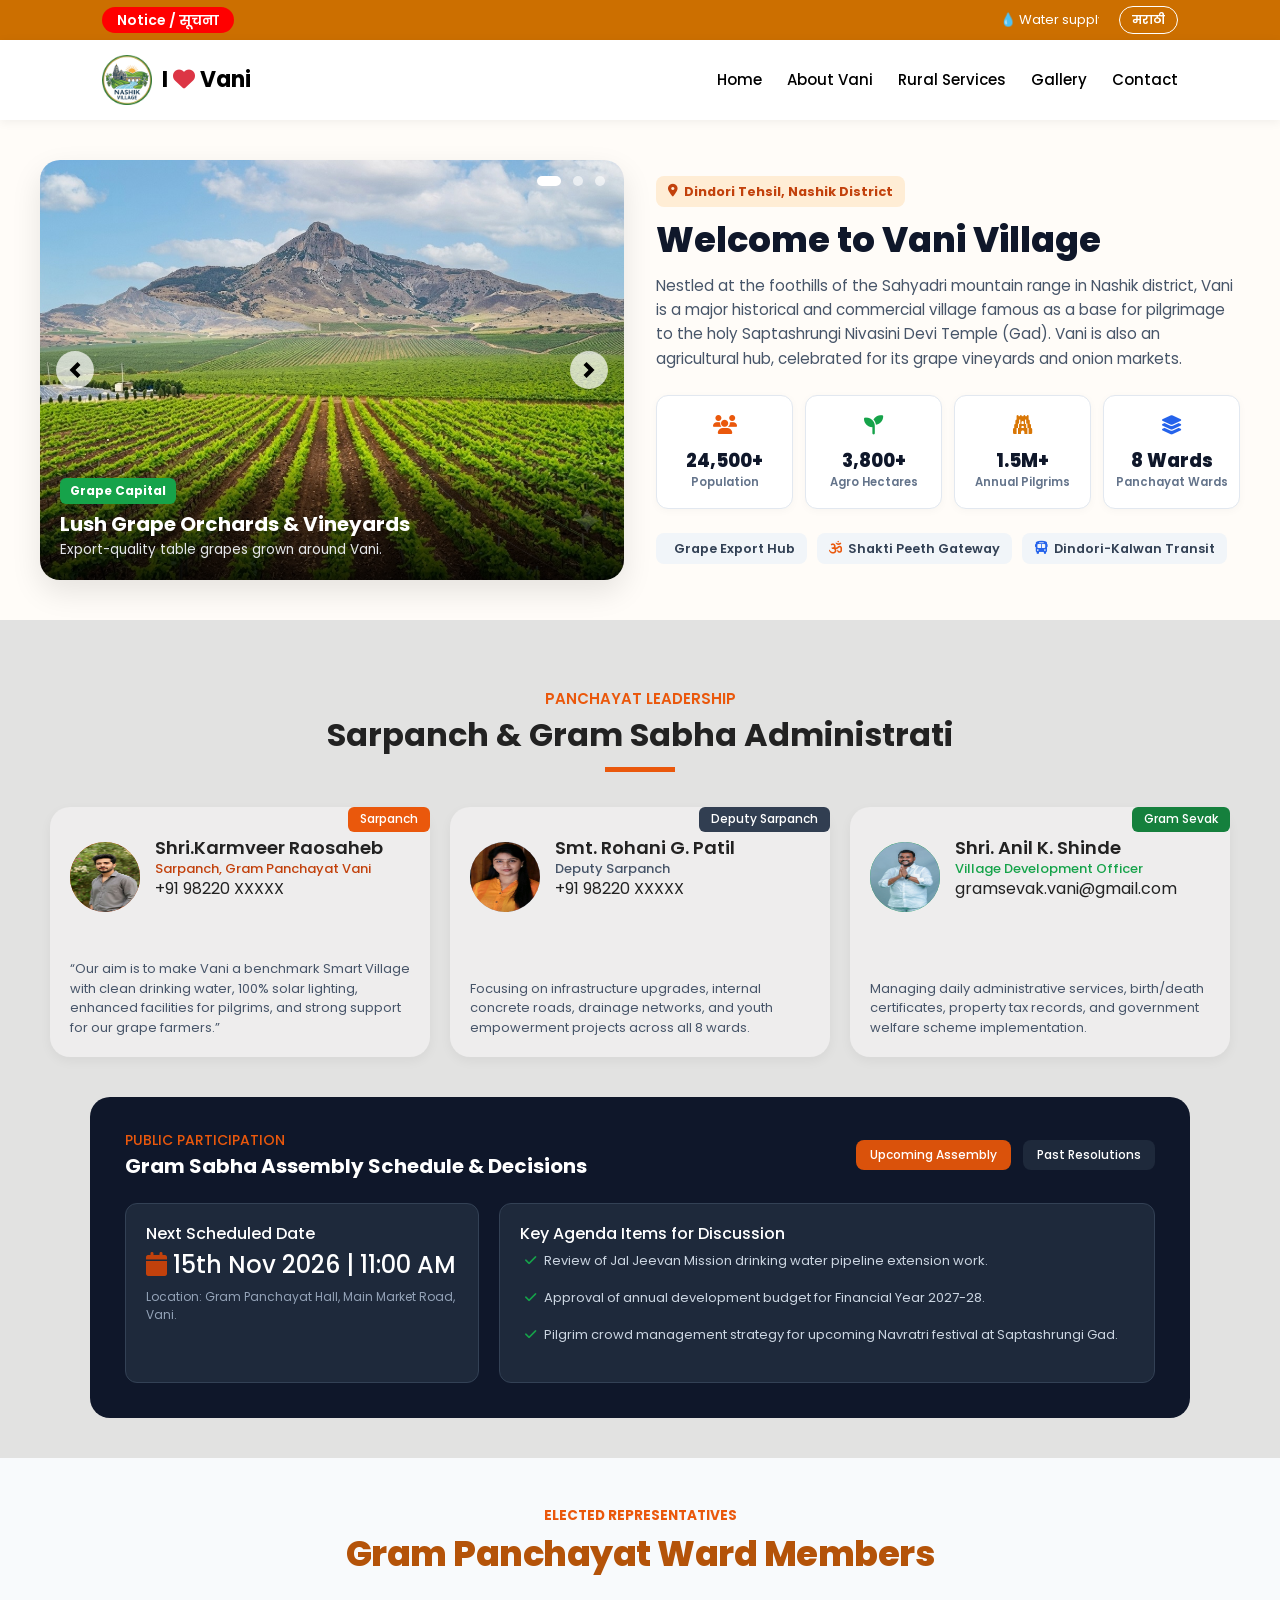
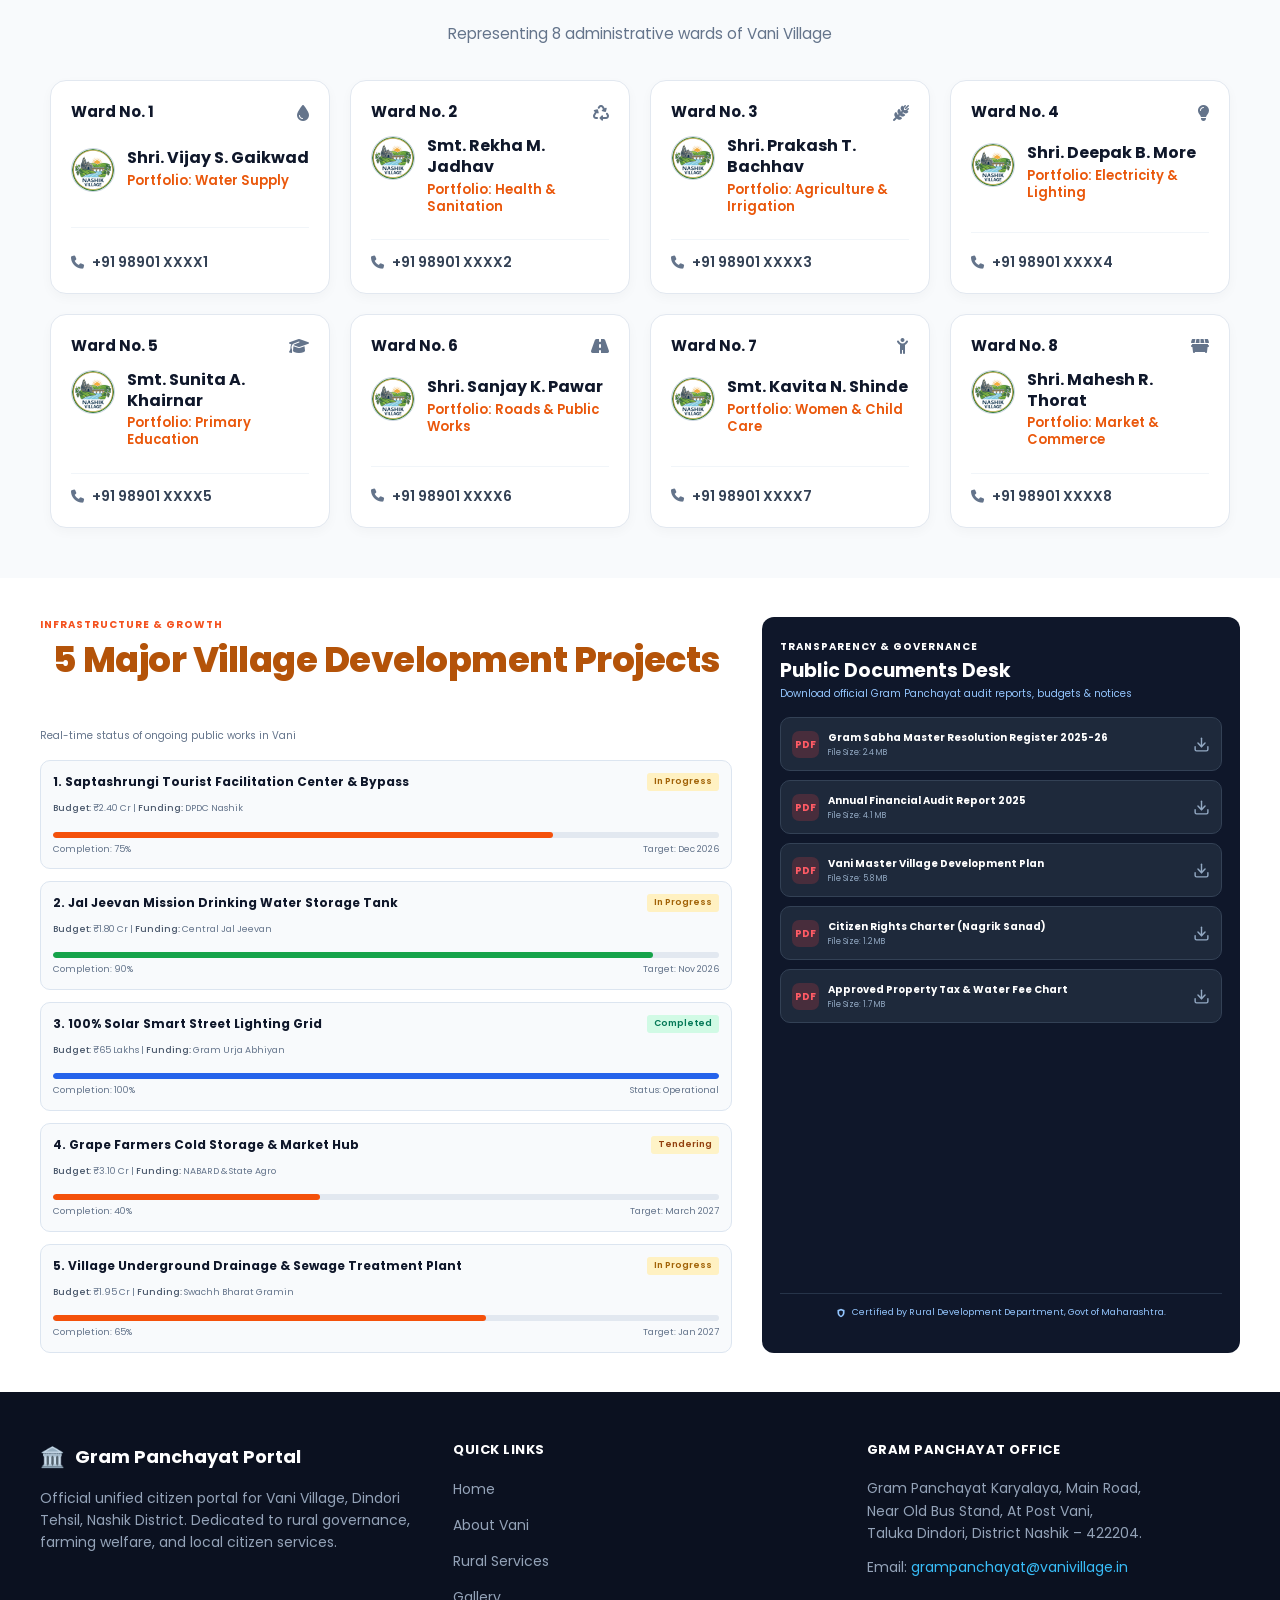
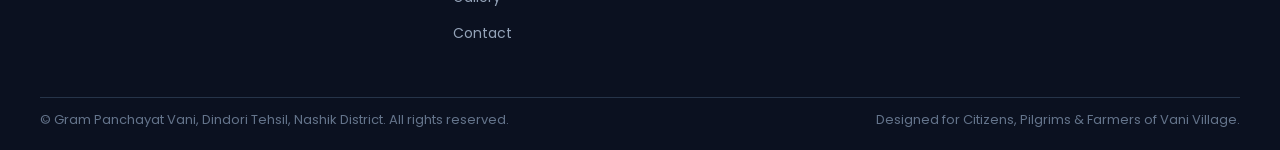
<file: about.html>
<!DOCTYPE html>
<html lang="en">

<head>
    <meta charset="UTF-8">
    <meta name="viewport" content="width=device-width, initial-scale=1.0">
    <title>Vani | About Vani Village</title>

    <!-- Bootstrap 4 CSS -->
    <link rel="stylesheet" href="https://cdn.jsdelivr.net/npm/bootstrap@4.0.0/dist/css/bootstrap.min.css"
        integrity="sha384-Gn5384xqQ1aoWXA+058RXPxPg6fy4IWvTNh0E263XmFcJlSAwiGgFAW/dAiS6JXm" crossorigin="anonymous">

    <!-- Font Awesome -->
    <link rel="stylesheet" href="https://cdnjs.cloudflare.com/ajax/libs/font-awesome/6.7.2/css/all.min.css"
        referrerpolicy="no-referrer">

    <!-- Your complete stylesheet -->
    <link rel="stylesheet" href="style.css">
</head>

<body>
    <!-- Notice Bar -->
    <div class="notice">
        <h3>Notice / सूचना</h3>
        <marquee behavior="scroll" direction="left">
            💧 Water supply pipeline maintenance scheduled on Thursday 2 PM - 6 PM /
            रविवारी सकाळी ७ वाजता रामकुंड परिसरात विशेष स्वच्छता मोहीम.
        </marquee>
        <button class="language-toggle" type="button" aria-label="Switch to Marathi">मराठी</button>
    </div>

    <!-- Header & Navigation -->
    <header class="heading">
        <a href="index.html" aria-label="Vani home">
            <div class="logo">
                <img src="./assets/logo.png" alt="Vani Logo">
                <h2>I <i class="fa-solid fa-heart text-danger "></i> Vani</h2>
            </div>
        </a>

        <nav class="navbar" id="navbar" aria-label="Main navigation">
            <ul class="nav-links" id="nav-links">
                <li><a href="index.html">Home</a></li>
                <li><a href="/about.html">About Vani</a></li>
                <li><a href="services.html">Rural Services</a></li>
                <li><a href="gallery.html">Gallery</a></li>
                <li><a href="#contact">Contact</a></li>
            </ul>
            <button class="hamburger-menu" id="hamburger-menu" aria-label="Toggle navigation" aria-expanded="false"
                aria-controls="nav-links" type="button">
                <span class="bar"></span>
                <span class="bar"></span>
                <span class="bar"></span>
            </button>
        </nav>
    </header>

    <main>
        <section class="about-section-1" aria-labelledby="about-title">
            <div class="about-container">
                <!-- LEFT SIDE: SLIDER -->
                <div class="about-slider">
                    <div id="carouselExampleIndicators" class="carousel slide" data-ride="carousel"
                        data-interval="5000">
                        <ol class="carousel-indicators custom-indicators">
                            <li data-target="#carouselExampleIndicators" data-slide-to="0" class="active"></li>
                            <li data-target="#carouselExampleIndicators" data-slide-to="1"></li>
                            <li data-target="#carouselExampleIndicators" data-slide-to="2"></li>
                        </ol>

                        <div class="carousel-inner">
                            <div class="carousel-item active">
                                <img class="d-block w-100" src="assets/aboutgrape.jpg"
                                    alt="Grape orchards and vineyards near Vani">
                                <div class="slider-overlay">
                                    <span class="badge-tag">Grape Capital</span>
                                    <h4 class="overlay-title">Lush Grape Orchards &amp; Vineyards</h4>
                                    <p class="overlay-desc">Export-quality table grapes grown around Vani.</p>
                                </div>
                            </div>

                            <div class="carousel-item">
                                <img class="d-block w-100" src="assets/about-gram.jpg"
                                    alt="Gram Panchayat administrative building">
                                <div class="slider-overlay">
                                    <span class="badge-tag">Administrative Hub</span>
                                    <h4 class="overlay-title">Gram Panchayat Administrative Hub</h4>
                                    <p class="overlay-desc">Serving citizens across Dindori Tehsil, Nashik District.</p>
                                </div>
                            </div>

                            <div class="carousel-item">
                                <img class="d-block w-100" src="assets/mata.jpg"
                                    alt="Saptashrungi Nivasini Devi Temple">
                                <div class="slider-overlay">
                                    <span class="badge-tag">Sacred Shrine</span>
                                    <h4 class="overlay-title">Saptashrungi Nivasini Devi Temple</h4>
                                    <p class="overlay-desc">A gateway to the revered Shakti Peeth pilgrimage site.</p>
                                </div>
                            </div>
                        </div>

                        <a class="carousel-control-prev circle-btn" href="#carouselExampleIndicators" role="button"
                            data-slide="prev" aria-label="Previous slide">
                            <span class="carousel-control-prev-icon" aria-hidden="true"></span>
                            <span class="sr-only">Previous</span>
                        </a>
                        <a class="carousel-control-next circle-btn" href="#carouselExampleIndicators" role="button"
                            data-slide="next" aria-label="Next slide">
                            <span class="carousel-control-next-icon" aria-hidden="true"></span>
                            <span class="sr-only">Next</span>
                        </a>
                    </div>
                </div>

                <!-- RIGHT SIDE: INFORMATION -->
                <div class="about-info">
                    <div class="location-tag">
                        <i class="fa-solid fa-location-dot" aria-hidden="true"></i>
                        Dindori Tehsil, Nashik District
                    </div>

                    <h1 class="main-title" id="about-title">Welcome to Vani Village</h1>
                    <p class="main-description">
                        Nestled at the foothills of the Sahyadri mountain range in Nashik district, Vani is a major
                        historical and commercial village famous as a base for pilgrimage to the holy Saptashrungi
                        Nivasini Devi Temple (Gad). Vani is also an agricultural hub, celebrated for its grape
                        vineyards and onion markets.
                    </p>

                    <div class="stats-grid">
                        <div class="stat-card">
                            <div class="stat-icon text-orange"><i class="fa-solid fa-users" aria-hidden="true"></i>
                            </div>
                            <div class="stat-value">24,500+</div>
                            <div class="stat-label">Population</div>
                        </div>
                        <div class="stat-card">
                            <div class="stat-icon text-green"><i class="fa-solid fa-seedling" aria-hidden="true"></i>
                            </div>
                            <div class="stat-value">3,800+</div>
                            <div class="stat-label">Agro Hectares</div>
                        </div>
                        <div class="stat-card">
                            <div class="stat-icon text-amber"><i class="fa-solid fa-gopuram" aria-hidden="true"></i>
                            </div>
                            <div class="stat-value">1.5M+</div>
                            <div class="stat-label">Annual Pilgrims</div>
                        </div>
                        <div class="stat-card">
                            <div class="stat-icon text-blue"><i class="fa-solid fa-layer-group" aria-hidden="true"></i>
                            </div>
                            <div class="stat-value">8 Wards</div>
                            <div class="stat-label">Panchayat Wards</div>
                        </div>
                    </div>

                    <div class="feature-badges">
                        <span class="feature-tag"><i class="fa-solid fa-wine-glass-starter text-green"
                                aria-hidden="true"></i> Grape Export Hub</span>
                        <span class="feature-tag"><i class="fa-solid fa-om text-orange" aria-hidden="true"></i> Shakti
                            Peeth Gateway</span>
                        <span class="feature-tag"><i class="fa-solid fa-bus text-blue" aria-hidden="true"></i>
                            Dindori-Kalwan Transit</span>
                    </div>
                </div>
            </div>
        </section>
        <section class="about-section-2">
            <div class="about-container2 text-center">
                <h6>Panchayat Leadership</h6>
                <h2>Sarpanch & Gram Sabha Administrati</h2>
                <span></span>
            </div>
            <div class="about-container-card">
                <div class="about-container-box">
                    <h6 class="ach61">Sarpanch</h6>
                    <div class="ach061">
                        <div class="ach-01"><img src="assets/download.jfif" alt=""></div>
                        <div class="ach-001">
                            <h5>Shri.Karmveer Raosaheb</h5>
                            <h6>Sarpanch, Gram Panchayat Vani</h6>
                            <p> +91 98220 XXXXX</p>
                        </div>
                    </div>
                    <div class="about-container-card-0001">
                        <p> “Our aim is to make Vani a benchmark Smart Village with clean drinking water, 100% solar
                            lighting, enhanced facilities for pilgrims, and strong support for our grape farmers.”</p>
                    </div>
                </div>
                <div class="about-container-box">
                    <h6 class="ach62">Deputy Sarpanch</h6>
                    <div class="ach061">
                        <div class="ach-02"><img src="assets/iim (1).jfif" alt=""></i></div>
                        <div class="ach-002">
                            <h5>Smt. Rohani G. Patil</h5>
                            <h6>Deputy Sarpanch</h6>
                            <p> +91 98220 XXXXX</p>
                        </div>
                    </div>
                    <div class="about-container-card-0001">
                        <p>Focusing on infrastructure upgrades, internal concrete roads, drainage networks, and youth
                            empowerment projects across all 8 wards.</p>
                    </div>

                </div>
                <div class="about-container-box">
                    <h6 class="ach63">Gram Sevak</h6>
                    <div class="ach061">
                        <div class="ach-03"><img src="assets/iim (2).jfif" alt=""></i></div>
                        <div class="ach-003">
                            <h5>Shri. Anil K. Shinde</h5>
                            <h6>Village Development Officer</h6>
                            <p> gramsevak.vani@gmail.com</p>
                        </div>
                    </div>
                    <div class="about-container-card-0001">
                        <p>Managing daily administrative services, birth/death certificates, property tax records, and
                            government welfare scheme implementation.</p>
                    </div>

                </div>
            </div>

            </div>

            <div class="text-011">
                <div class="about-upcoming-assmebly">
                    <div class="public-partition">
                        <div class="public-partition-01">
                            <h5>Public Participation</h5>
                            <h4>Gram Sabha Assembly Schedule & Decisions</h4>
                        </div>
                        <div class="public-partition-02">
                            <h5>Upcoming Assembly</h5>
                            <h6>Past Resolutions</h6>
                        </div>
                    </div>

                    <div class="assmbly-01">
                        <div class="asmby-001 text-left">
                            <h6>Next Scheduled Date</h6>
                            <h4> <i class="fa-solid fa-calendar"></i>15th Nov 2026 | 11:00 AM</h4>
                            <p>Location: Gram Panchayat Hall, Main Market Road, Vani.</p>
                        </div>
                        <div class="asmby-002">
                            <h6>Key Agenda Items for Discussion</h6>
                            <p><i class="fa-solid fa-check"></i>Review of Jal Jeevan Mission drinking water pipeline
                                extension work.</p>
                            <p><i class="fa-solid fa-check"></i>Approval of annual development budget for Financial Year
                                2027-28.</p>
                            <p><i class="fa-solid fa-check"></i>Pilgrim crowd management strategy for upcoming Navratri
                                festival at Saptashrungi Gad.</p>
                        </div>
                    </div>
                </div>
            </div>
        </section>
        <section class="section-3">
            <div class="section-3-about text-center">
                <h6 class="section-subtitle">Elected Representatives</h6>
                <h2 class="section-title">Gram Panchayat Ward Members</h2>
                <p class="section-desc">Representing 8 administrative wards of Vani Village</p>
            </div>

            <div class="section-3-about-card">
                <!-- Card 1 -->
                <div class="s3ac01">
                    <div class="ss301">
                        <span class="ward-tag">Ward No. 1</span>
                        <i class="fa-solid fa-droplet card-top-icon"></i>
                    </div>
                    <div class="profile-content-row">
                        <div class="member-avatar-box">
                            <img src="/assets/logo.png" alt="Member" class="member-avatar">
                        </div>
                        <div class="ss302">
                            <h4>Shri. Vijay S. Gaikwad</h4>
                            <h5>Portfolio: Water Supply</h5>
                        </div>
                    </div>
                    <hr class="card-divider">
                    <div class="ss303">
                        <p><i class="fa-solid fa-phone"></i> +91 98901 XXXX1</p>
                    </div>
                </div>

                <!-- Card 2 -->
                <div class="s3ac01">
                    <div class="ss301">
                        <span class="ward-tag">Ward No. 2</span>
                        <i class="fa-solid fa-recycle card-top-icon"></i>
                    </div>
                    <div class="profile-content-row">
                        <div class="member-avatar-box">
                            <img src="/assets/logo.png" alt="Member" class="member-avatar">
                        </div>
                        <div class="ss302">
                            <h4>Smt. Rekha M. Jadhav</h4>
                            <h5>Portfolio: Health & Sanitation</h5>
                        </div>
                    </div>
                    <hr class="card-divider">
                    <div class="ss303">
                        <p><i class="fa-solid fa-phone"></i> +91 98901 XXXX2</p>
                    </div>
                </div>

                <!-- Card 3 -->
                <div class="s3ac01">
                    <div class="ss301">
                        <span class="ward-tag">Ward No. 3</span>
                        <i class="fa-solid fa-wheat-awn card-top-icon"></i>
                    </div>
                    <div class="profile-content-row">
                        <div class="member-avatar-box">
                            <img src="/assets/logo.png" alt="Member" class="member-avatar">
                        </div>
                        <div class="ss302">
                            <h4>Shri. Prakash T. Bachhav</h4>
                            <h5>Portfolio: Agriculture & Irrigation</h5>
                        </div>
                    </div>
                    <hr class="card-divider">
                    <div class="ss303">
                        <p><i class="fa-solid fa-phone"></i> +91 98901 XXXX3</p>
                    </div>
                </div>

                <!-- Card 4 -->
                <div class="s3ac01">
                    <div class="ss301">
                        <span class="ward-tag">Ward No. 4</span>
                        <i class="fa-solid fa-lightbulb card-top-icon"></i>
                    </div>
                    <div class="profile-content-row">
                        <div class="member-avatar-box">
                            <img src="/assets/logo.png" alt="Member" class="member-avatar">
                        </div>
                        <div class="ss302">
                            <h4>Shri. Deepak B. More</h4>
                            <h5>Portfolio: Electricity & Lighting</h5>
                        </div>
                    </div>
                    <hr class="card-divider">
                    <div class="ss303">
                        <p><i class="fa-solid fa-phone"></i> +91 98901 XXXX4</p>
                    </div>
                </div>

                <!-- Card 5 -->
                <div class="s3ac01">
                    <div class="ss301">
                        <span class="ward-tag">Ward No. 5</span>
                        <i class="fa-solid fa-graduation-cap card-top-icon"></i>
                    </div>
                    <div class="profile-content-row">
                        <div class="member-avatar-box">
                            <img src="/assets/logo.png" alt="Member" class="member-avatar">
                        </div>
                        <div class="ss302">
                            <h4>Smt. Sunita A. Khairnar</h4>
                            <h5>Portfolio: Primary Education</h5>
                        </div>
                    </div>
                    <hr class="card-divider">
                    <div class="ss303">
                        <p><i class="fa-solid fa-phone"></i> +91 98901 XXXX5</p>
                    </div>
                </div>

                <!-- Card 6 -->
                <div class="s3ac01">
                    <div class="ss301">
                        <span class="ward-tag">Ward No. 6</span>
                        <i class="fa-solid fa-road card-top-icon"></i>
                    </div>
                    <div class="profile-content-row">
                        <div class="member-avatar-box">
                            <img src="/assets/logo.png" alt="Member" class="member-avatar">
                        </div>
                        <div class="ss302">
                            <h4>Shri. Sanjay K. Pawar</h4>
                            <h5>Portfolio: Roads & Public Works</h5>
                        </div>
                    </div>
                    <hr class="card-divider">
                    <div class="ss303">
                        <p><i class="fa-solid fa-phone"></i> +91 98901 XXXX6</p>
                    </div>
                </div>

                <!-- Card 7 -->
                <div class="s3ac01">
                    <div class="ss301">
                        <span class="ward-tag">Ward No. 7</span>
                        <i class="fa-solid fa-child-reaching card-top-icon"></i>
                    </div>
                    <div class="profile-content-row">
                        <div class="member-avatar-box">
                            <img src="/assets/logo.png" alt="Member" class="member-avatar">
                        </div>
                        <div class="ss302">
                            <h4>Smt. Kavita N. Shinde</h4>
                            <h5>Portfolio: Women & Child Care</h5>
                        </div>
                    </div>
                    <hr class="card-divider">
                    <div class="ss303">
                        <p><i class="fa-solid fa-phone"></i> +91 98901 XXXX7</p>
                    </div>
                </div>

                <!-- Card 8 -->
                <div class="s3ac01">
                    <div class="ss301">
                        <span class="ward-tag">Ward No. 8</span>
                        <i class="fa-solid fa-dumpster card-top-icon"></i>
                    </div>
                    <div class="profile-content-row">
                        <div class="member-avatar-box">
                            <img src="/assets/logo.png" alt="Member" class="member-avatar">
                        </div>
                        <div class="ss302">
                            <h4>Shri. Mahesh R. Thorat</h4>
                            <h5>Portfolio: Market & Commerce</h5>
                        </div>
                    </div>
                    <hr class="card-divider">
                    <div class="ss303">
                        <p><i class="fa-solid fa-phone"></i> +91 98901 XXXX8</p>
                    </div>
                </div>
            </div>
        </section>
         <div class="dashboard">

        <!-- LEFT: DEVELOPMENT PROJECTS -->

        <section class="projects-section">

            <p class="section-label">Infrastructure &amp; Growth</p>

            <h1 class="section-title">
                5 Major Village Development Projects
            </h1>

            <p class="section-description">
                Real-time status of ongoing public works in Vani
            </p>

            <div class="projects-list">

                <!-- PROJECT 1 -->

                <article class="project-card">

                    <div class="project-heading">
                        <h2 class="project-name">
                            1. Saptashrungi Tourist Facilitation Center &amp; Bypass
                        </h2>

                        <span class="status status-progress">
                            In Progress
                        </span>
                    </div>

                    <p class="project-meta">
                        <strong>Budget:</strong> ₹2.40 Cr |
                        <strong>Funding:</strong> DPDC Nashik
                    </p>

                    <div class="progress-track"
                         role="progressbar"
                         aria-label="Saptashrungi project completion"
                         aria-valuenow="75"
                         aria-valuemin="0"
                         aria-valuemax="100">

                        <div class="progress-fill progress-orange"
                             style="width: 75%;"></div>
                    </div>

                    <div class="project-footer">
                        <span>Completion: 75%</span>
                        <span>Target: Dec 2026</span>
                    </div>

                </article>

                <!-- PROJECT 2 -->

                <article class="project-card">

                    <div class="project-heading">
                        <h2 class="project-name">
                            2. Jal Jeevan Mission Drinking Water Storage Tank
                        </h2>

                        <span class="status status-progress">
                            In Progress
                        </span>
                    </div>

                    <p class="project-meta">
                        <strong>Budget:</strong> ₹1.80 Cr |
                        <strong>Funding:</strong> Central Jal Jeevan
                    </p>

                    <div class="progress-track"
                         role="progressbar"
                         aria-label="Water storage project completion"
                         aria-valuenow="90"
                         aria-valuemin="0"
                         aria-valuemax="100">

                        <div class="progress-fill progress-green"
                             style="width: 90%;"></div>
                    </div>

                    <div class="project-footer">
                        <span>Completion: 90%</span>
                        <span>Target: Nov 2026</span>
                    </div>

                </article>

                <!-- PROJECT 3 -->

                <article class="project-card">

                    <div class="project-heading">
                        <h2 class="project-name">
                            3. 100% Solar Smart Street Lighting Grid
                        </h2>

                        <span class="status status-completed">
                            Completed
                        </span>
                    </div>

                    <p class="project-meta">
                        <strong>Budget:</strong> ₹65 Lakhs |
                        <strong>Funding:</strong> Gram Urja Abhiyan
                    </p>

                    <div class="progress-track"
                         role="progressbar"
                         aria-label="Solar lighting project completion"
                         aria-valuenow="100"
                         aria-valuemin="0"
                         aria-valuemax="100">

                        <div class="progress-fill progress-blue"
                             style="width: 100%;"></div>
                    </div>

                    <div class="project-footer">
                        <span>Completion: 100%</span>
                        <span>Status: Operational</span>
                    </div>

                </article>

                <!-- PROJECT 4 -->

                <article class="project-card">

                    <div class="project-heading">
                        <h2 class="project-name">
                            4. Grape Farmers Cold Storage &amp; Market Hub
                        </h2>

                        <span class="status status-tendering">
                            Tendering
                        </span>
                    </div>

                    <p class="project-meta">
                        <strong>Budget:</strong> ₹3.10 Cr |
                        <strong>Funding:</strong> NABARD &amp; State Agro
                    </p>

                    <div class="progress-track"
                         role="progressbar"
                         aria-label="Cold storage project completion"
                         aria-valuenow="40"
                         aria-valuemin="0"
                         aria-valuemax="100">

                        <div class="progress-fill progress-orange"
                             style="width: 40%;"></div>
                    </div>

                    <div class="project-footer">
                        <span>Completion: 40%</span>
                        <span>Target: March 2027</span>
                    </div>

                </article>

                <!-- PROJECT 5 -->

                <article class="project-card">

                    <div class="project-heading">
                        <h2 class="project-name">
                            5. Village Underground Drainage &amp; Sewage Treatment Plant
                        </h2>

                        <span class="status status-progress">
                            In Progress
                        </span>
                    </div>

                    <p class="project-meta">
                        <strong>Budget:</strong> ₹1.95 Cr |
                        <strong>Funding:</strong> Swachh Bharat Gramin
                    </p>

                    <div class="progress-track"
                         role="progressbar"
                         aria-label="Drainage project completion"
                         aria-valuenow="65"
                         aria-valuemin="0"
                         aria-valuemax="100">

                        <div class="progress-fill progress-orange"
                             style="width: 65%;"></div>
                    </div>

                    <div class="project-footer">
                        <span>Completion: 65%</span>
                        <span>Target: Jan 2027</span>
                    </div>

                </article>

            </div>
        </section>

        <!-- RIGHT: PUBLIC DOCUMENTS -->

        <aside class="documents-panel">

            <div class="documents-header">

                <p class="documents-label">
                    Transparency &amp; Governance
                </p>

                <h2 class="documents-title">
                    Public Documents Desk
                </h2>

                <p class="documents-description">
                    Download official Gram Panchayat audit reports,
                    budgets &amp; notices
                </p>

            </div>

            <div class="documents-list">

                <!-- DOCUMENT 1 -->

                <a class="document-card"
                   href="documents/gram-sabha-resolution-2025-26.pdf"
                   download>

                    <span class="pdf-icon">PDF</span>

                    <span class="document-info">
                        <span class="document-name">
                            Gram Sabha Master Resolution Register 2025-26
                        </span>
                        <span class="document-size">
                            File Size: 2.4 MB
                        </span>
                    </span>

                    <svg class="download-icon"
                         viewBox="0 0 24 24"
                         fill="none"
                         stroke="currentColor"
                         stroke-width="2"
                         stroke-linecap="round"
                         stroke-linejoin="round"
                         aria-hidden="true">

                        <path d="M21 15v4a2 2 0 0 1-2 2H5a2 2 0 0 1-2-2v-4"/>
                        <path d="M7 10l5 5 5-5"/>
                        <path d="M12 15V3"/>
                    </svg>

                </a>

                <!-- DOCUMENT 2 -->

                <a class="document-card"
                   href="documents/annual-financial-audit-report-2025.pdf"
                   download>

                    <span class="pdf-icon">PDF</span>

                    <span class="document-info">
                        <span class="document-name">
                            Annual Financial Audit Report 2025
                        </span>
                        <span class="document-size">
                            File Size: 4.1 MB
                        </span>
                    </span>

                    <svg class="download-icon"
                         viewBox="0 0 24 24"
                         fill="none"
                         stroke="currentColor"
                         stroke-width="2"
                         stroke-linecap="round"
                         stroke-linejoin="round"
                         aria-hidden="true">

                        <path d="M21 15v4a2 2 0 0 1-2 2H5a2 2 0 0 1-2-2v-4"/>
                        <path d="M7 10l5 5 5-5"/>
                        <path d="M12 15V3"/>
                    </svg>

                </a>

                <!-- DOCUMENT 3 -->

                <a class="document-card"
                   href="documents/vani-village-development-plan.pdf"
                   download>

                    <span class="pdf-icon">PDF</span>

                    <span class="document-info">
                        <span class="document-name">
                            Vani Master Village Development Plan
                        </span>
                        <span class="document-size">
                            File Size: 5.8 MB
                        </span>
                    </span>

                    <svg class="download-icon"
                         viewBox="0 0 24 24"
                         fill="none"
                         stroke="currentColor"
                         stroke-width="2"
                         stroke-linecap="round"
                         stroke-linejoin="round"
                         aria-hidden="true">

                        <path d="M21 15v4a2 2 0 0 1-2 2H5a2 2 0 0 1-2-2v-4"/>
                        <path d="M7 10l5 5 5-5"/>
                        <path d="M12 15V3"/>
                    </svg>

                </a>

                <!-- DOCUMENT 4 -->

                <a class="document-card"
                   href="documents/citizen-rights-charter.pdf"
                   download>

                    <span class="pdf-icon">PDF</span>

                    <span class="document-info">
                        <span class="document-name">
                            Citizen Rights Charter (Nagrik Sanad)
                        </span>
                        <span class="document-size">
                            File Size: 1.2 MB
                        </span>
                    </span>

                    <svg class="download-icon"
                         viewBox="0 0 24 24"
                         fill="none"
                         stroke="currentColor"
                         stroke-width="2"
                         stroke-linecap="round"
                         stroke-linejoin="round"
                         aria-hidden="true">

                        <path d="M21 15v4a2 2 0 0 1-2 2H5a2 2 0 0 1-2-2v-4"/>
                        <path d="M7 10l5 5 5-5"/>
                        <path d="M12 15V3"/>
                    </svg>

                </a>

                <!-- DOCUMENT 5 -->

                <a class="document-card"
                   href="documents/property-tax-water-fee-chart.pdf"
                   download>

                    <span class="pdf-icon">PDF</span>

                    <span class="document-info">
                        <span class="document-name">
                            Approved Property Tax &amp; Water Fee Chart
                        </span>
                        <span class="document-size">
                            File Size: 1.7 MB
                        </span>
                    </span>

                    <svg class="download-icon"
                         viewBox="0 0 24 24"
                         fill="none"
                         stroke="currentColor"
                         stroke-width="2"
                         stroke-linecap="round"
                         stroke-linejoin="round"
                         aria-hidden="true">

                        <path d="M21 15v4a2 2 0 0 1-2 2H5a2 2 0 0 1-2-2v-4"/>
                        <path d="M7 10l5 5 5-5"/>
                        <path d="M12 15V3"/>
                    </svg>

                </a>

            </div>

            <!-- PANEL FOOTER -->

            <footer class="documents-footer">

                <div class="footer-divider"></div>

                <p class="certification">

                    <svg class="shield-icon"
                         viewBox="0 0 24 24"
                         fill="currentColor"
                         aria-hidden="true">

                        <path d="M12 2 3.5 5v6.5c0 5.1 3.6 9.3 8.5 10.5 4.9-1.2 8.5-5.4 8.5-10.5V5L12 2zm0 4 4.5 1.6v3.9c0 3.3-1.8 6.1-4.5 7.3-2.7-1.2-4.5-4-4.5-7.3V7.6L12 6z"/>
                    </svg>

                    Certified by Rural Development Department,
                    Govt of Maharashtra.
                </p>

            </footer>

        </aside>

    </div>
  
    </main>

    <footer class="footer-portal">
    <div class="footer-container">
        <!-- Brand / About Column -->
        <div class="footer-col brand-col">
            <div class="footer-brand">
                <span class="brand-icon">🏛️</span>
                <h3>Gram Panchayat Portal</h3>
            </div>
            <p class="footer-desc">
                Official unified citizen portal for Vani Village, Dindori Tehsil, Nashik District. Dedicated to rural governance, farming welfare, and local citizen services.
            </p>
        </div>

        <!-- Quick Links Column -->
        <div class="footer-col links-col">
            <h4>QUICK LINKS</h4>
            <ul>
                <li><a href="index.html">Home</a></li>
                <li><a href="about.html">About Vani</a></li>
                <li><a href="services.html">Rural Services</a></li>
                <li><a href="gallery.html">Gallery</a></li>
                <li><a href="#contact">Contact</a></li>
            </ul>
        </div>

        <!-- Administrative Address Column -->
        <div class="footer-col address-col">
            <h4>GRAM PANCHAYAT OFFICE</h4>
            <p>Gram Panchayat Karyalaya, Main Road,<br>Near Old Bus Stand, At Post Vani,<br>Taluka Dindori, District Nashik – 422204.</p>
            <p class="footer-email">Email: <a href="mailto:grampanchayat@vanivillage.in">grampanchayat@vanivillage.in</a></p>
        </div>
    </div>

    <div class="footer-divider"></div>

    <div class="footer-bottom">
        <p>© Gram Panchayat Vani, Dindori Tehsil, Nashik District. All rights reserved.</p>
        <p class="footer-tagline">Designed for Citizens, Pilgrims & Farmers of Vani Village.</p>
    </div>
</footer>
    <script src="https://code.jquery.com/jquery-3.2.1.slim.min.js"
        integrity="sha384-KJ3o2DKtIkvYIK3UENzmM7KCkRr/rE9/Qpg6aAZGJwFDMVNA/GpGFF93hXpG5KkN"
        crossorigin="anonymous"></script>
    <script src="https://cdn.jsdelivr.net/npm/popper.js@1.12.9/dist/umd/popper.min.js"
        integrity="sha384-ApNbgh9B+Y1QKtv3Rn7W3mgPxhU9K/ScQsAP7hUibX39j7fakFPskvXusvfa0b4Q"
        crossorigin="anonymous"></script>
    <script src="https://cdn.jsdelivr.net/npm/bootstrap@4.0.0/dist/js/bootstrap.min.js"
        integrity="sha384-JZR6Spejh4U02d8jOt6vLEHfe/JQGiRRSQQxSfFWpi1MquVdAyjUar5+76PVCmYl"
        crossorigin="anonymous"></script>
    <script src="script.js"></script>

</body>

</html>
</file>
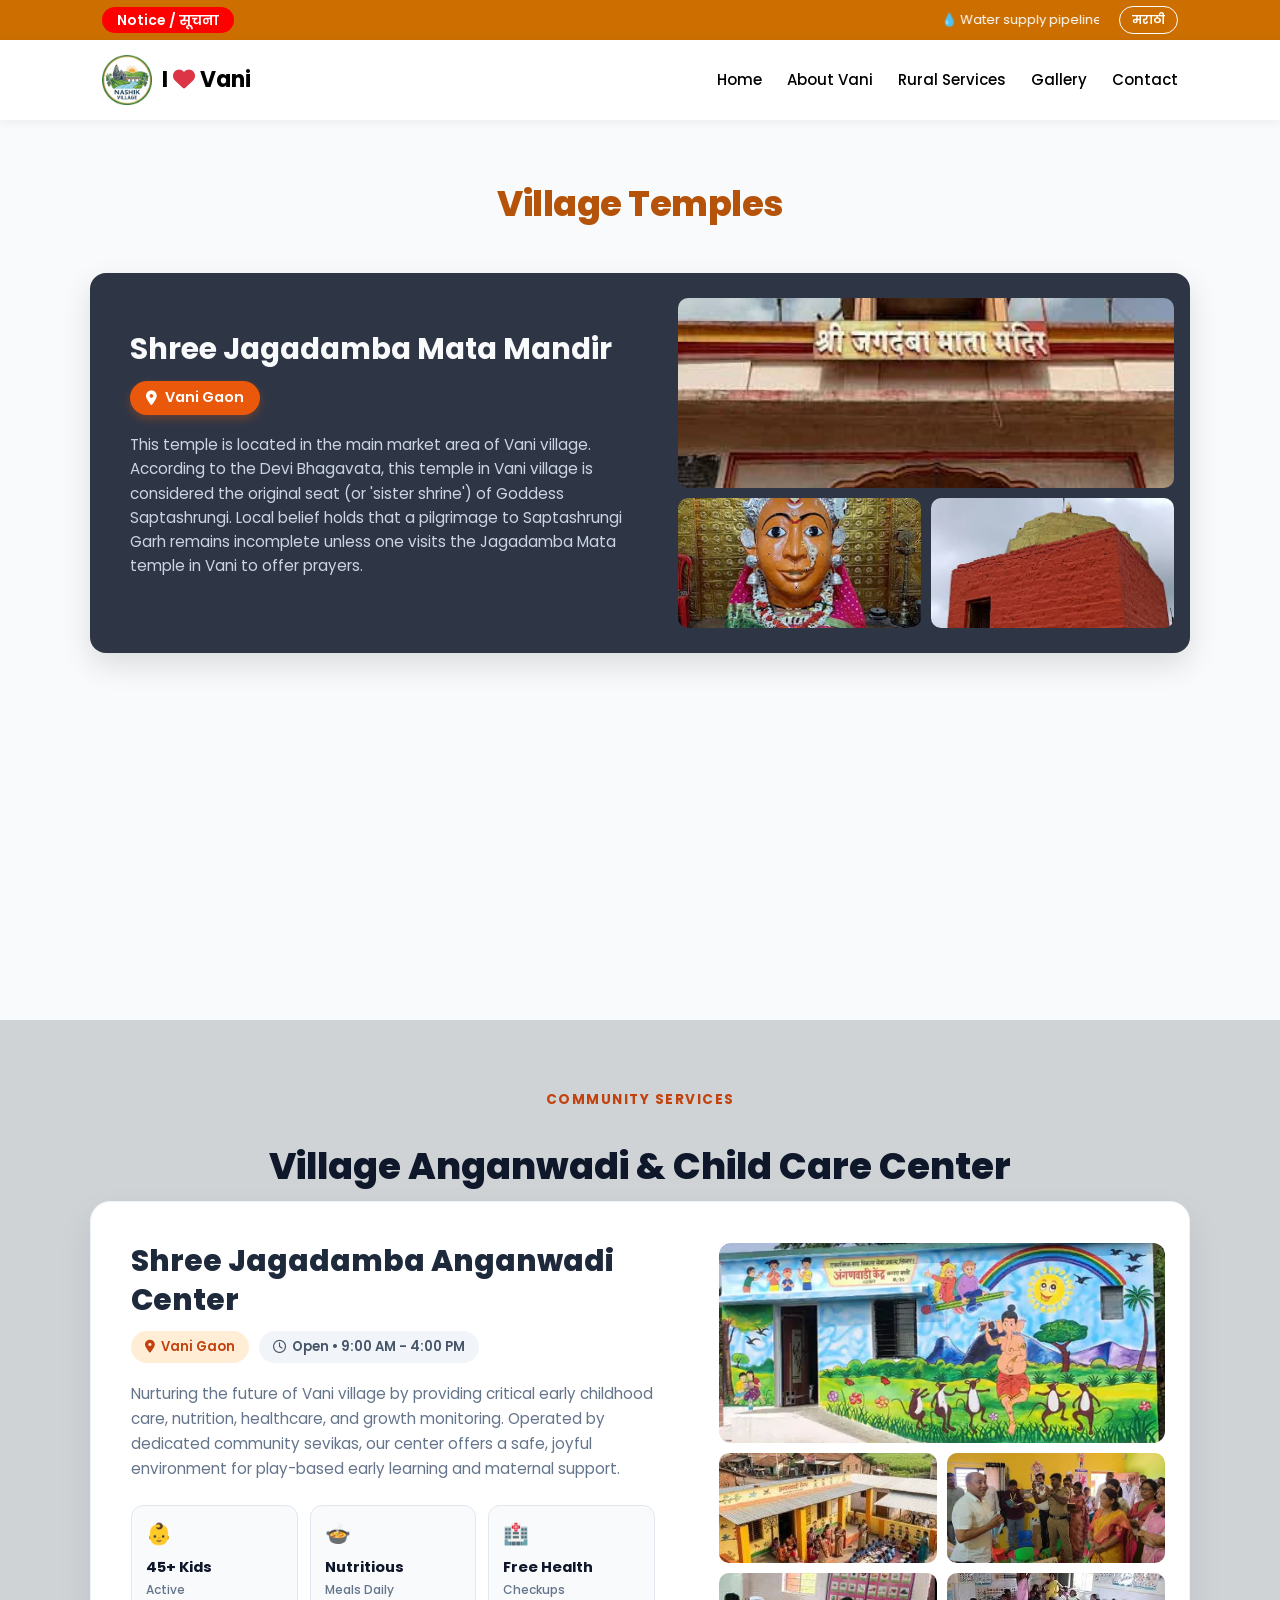
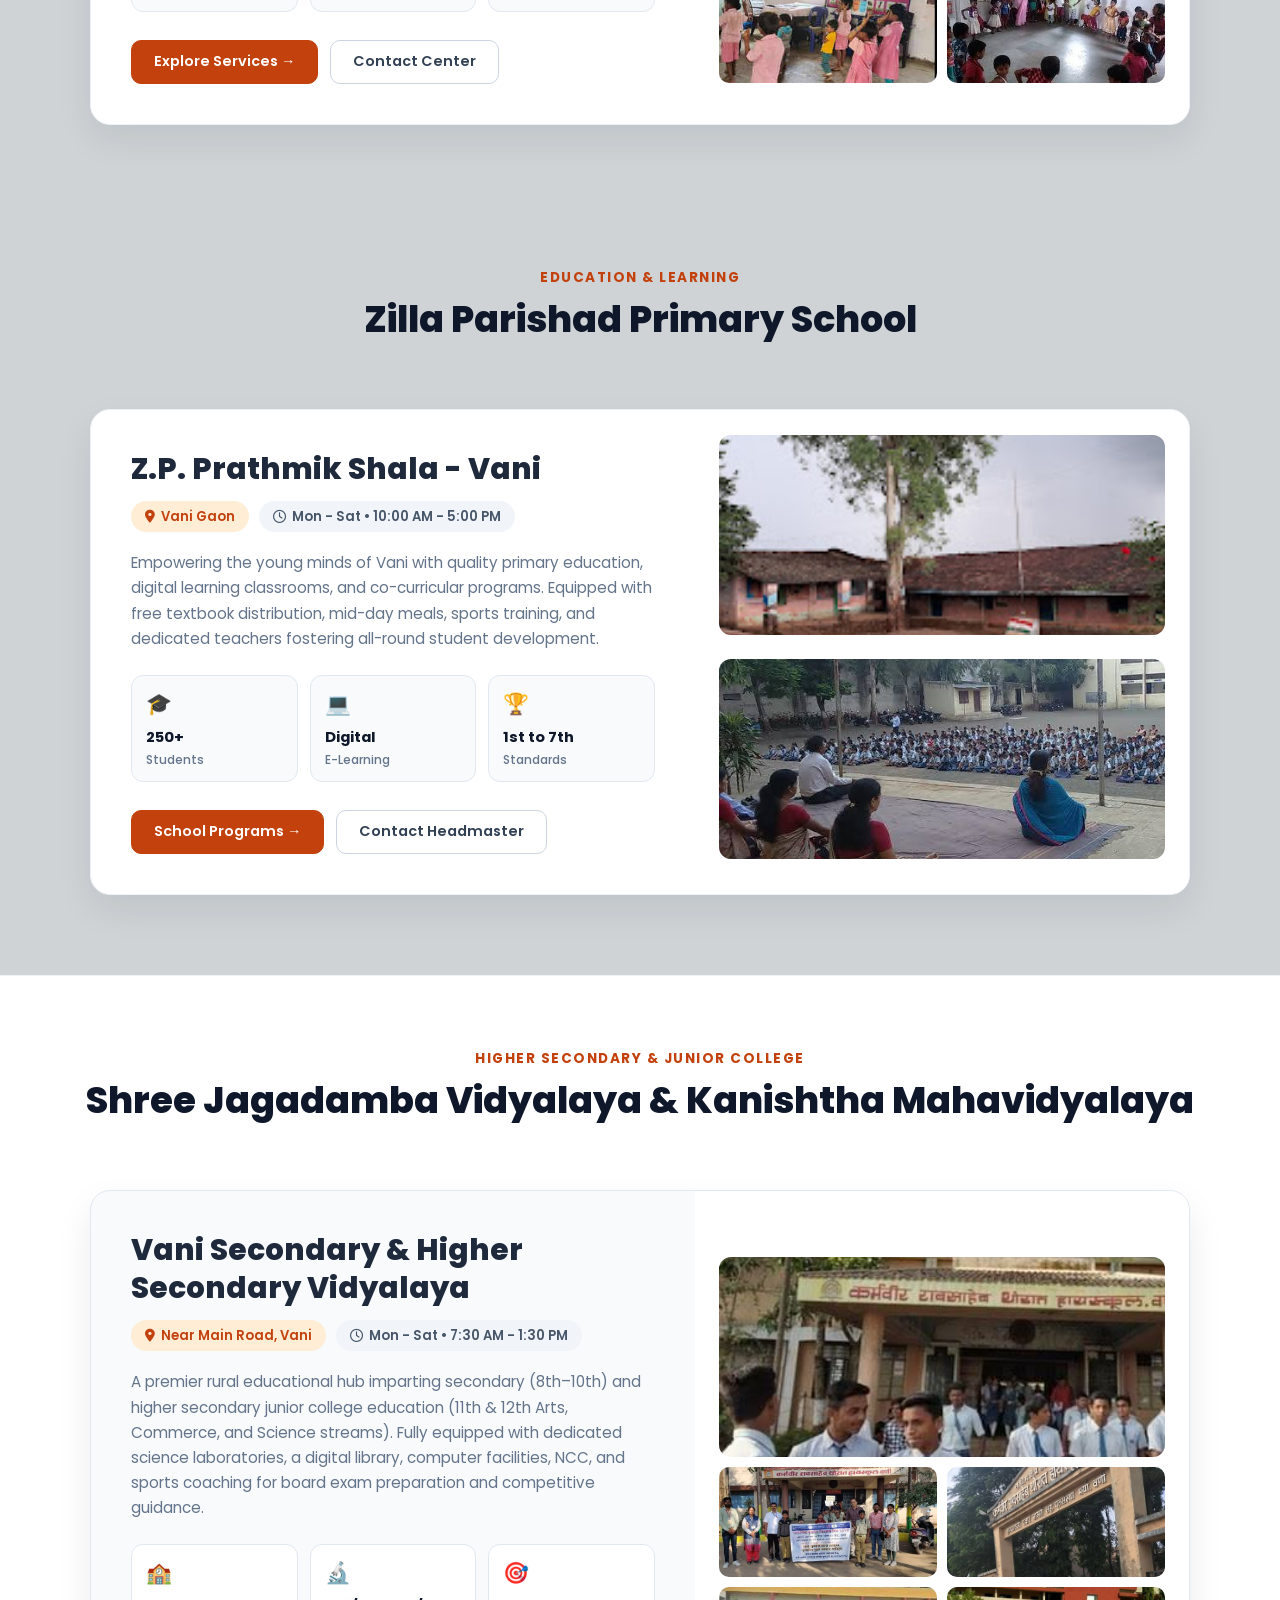
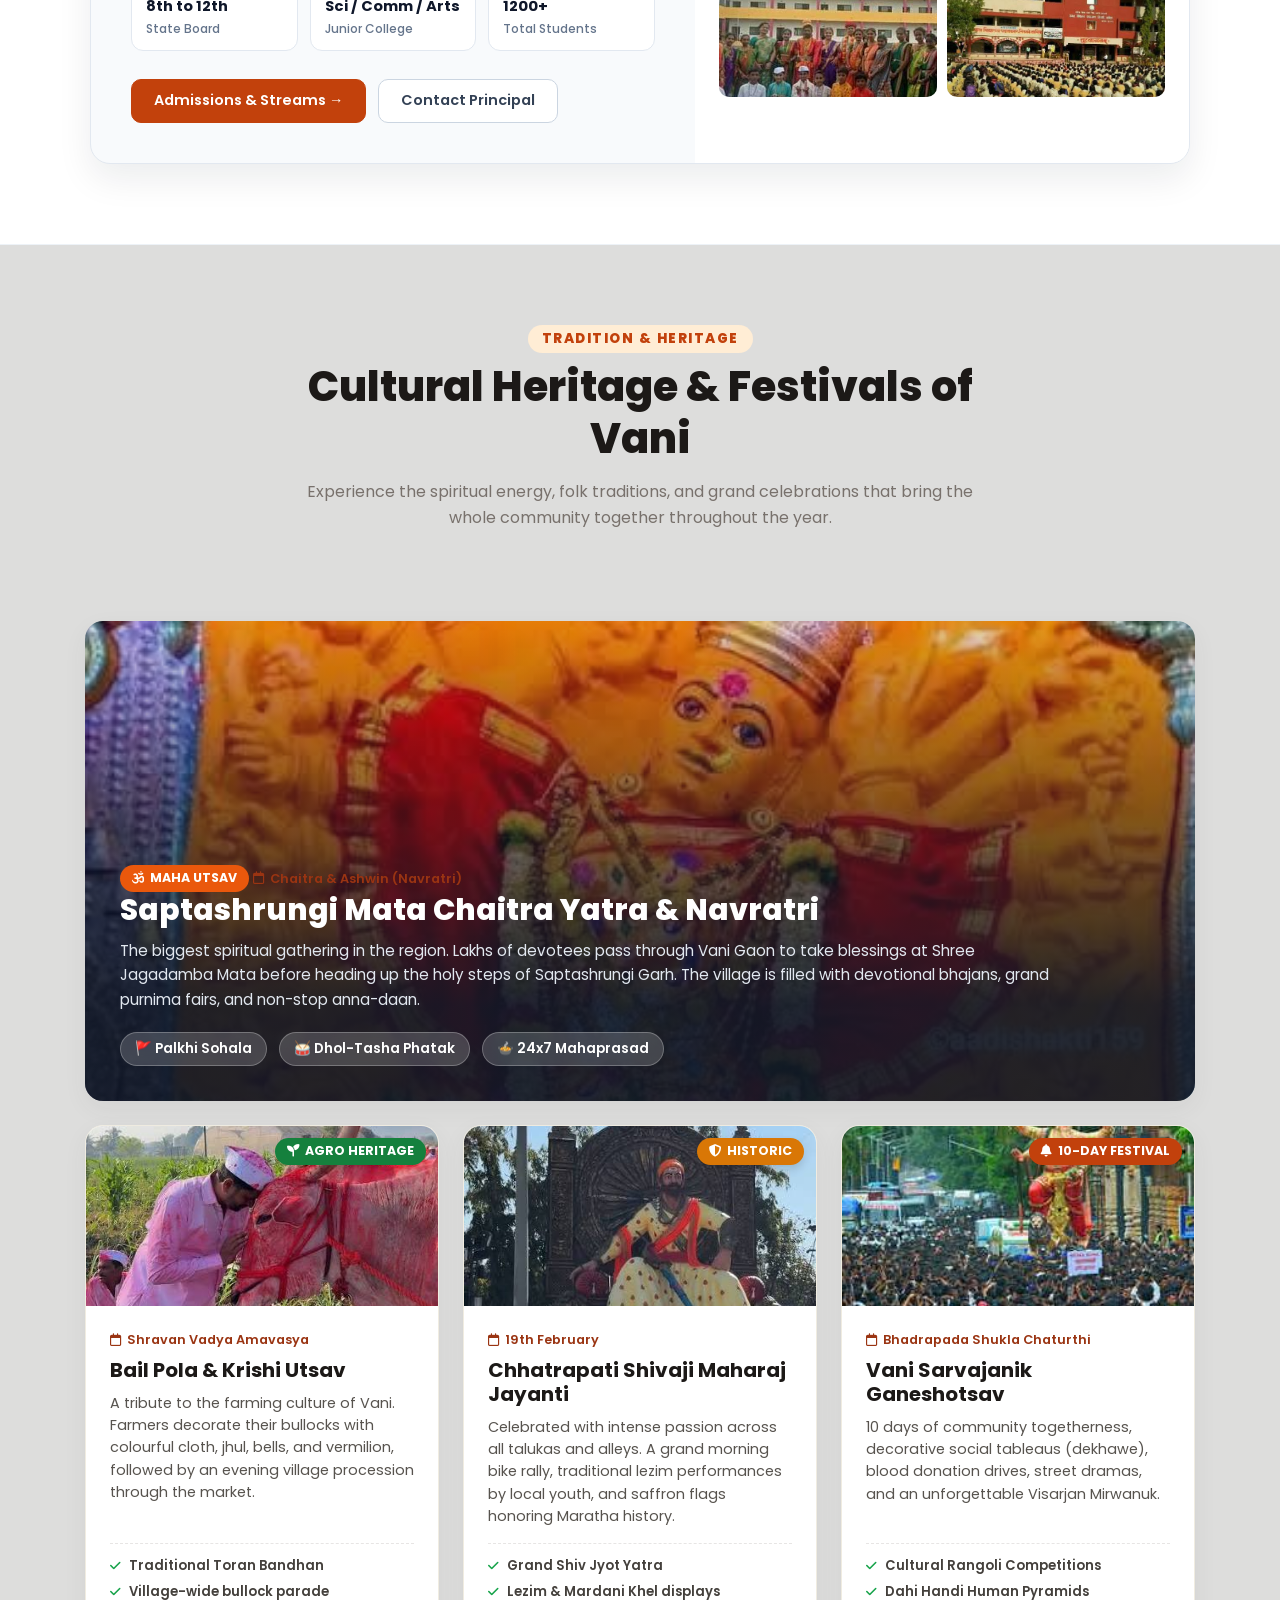
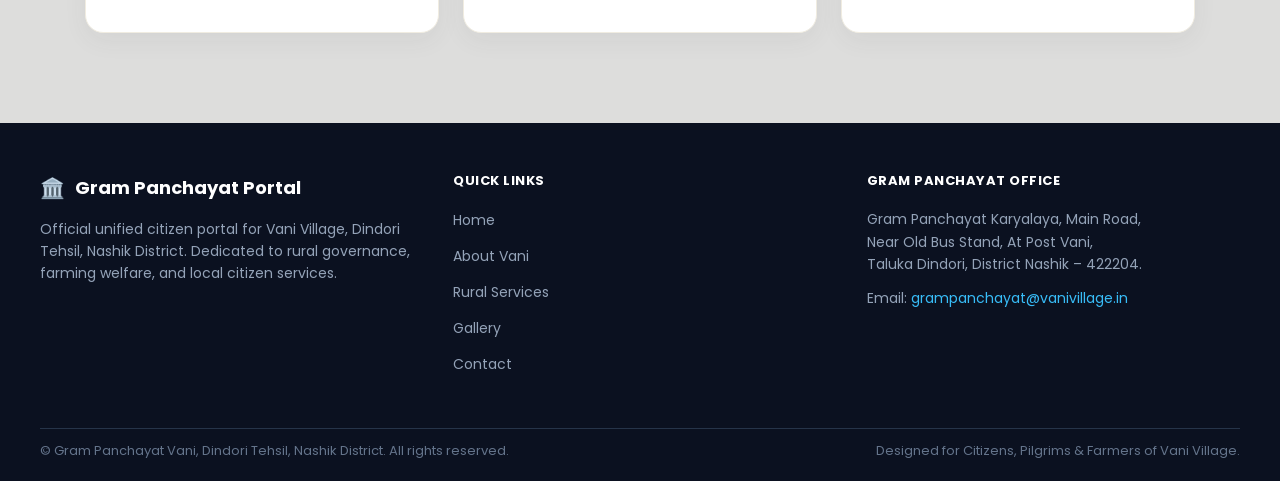
<file: gallery.html>
<!DOCTYPE html>
<html lang="en">

<head>
  <meta charset="UTF-8">
  <meta name="viewport" content="width=device-width, initial-scale=1.0">
  <title>Vani | About Vani Village</title>

  <!-- Bootstrap 4 CSS -->
  <link rel="stylesheet" href="https://cdn.jsdelivr.net/npm/bootstrap@4.0.0/dist/css/bootstrap.min.css"
    integrity="sha384-Gn5384xqQ1aoWXA+058RXPxPg6fy4IWvTNh0E263XmFcJlSAwiGgFAW/dAiS6JXm" crossorigin="anonymous">

  <!-- Font Awesome -->
  <link rel="stylesheet" href="https://cdnjs.cloudflare.com/ajax/libs/font-awesome/6.7.2/css/all.min.css"
    referrerpolicy="no-referrer">

  <!-- Your complete stylesheet -->
  <link rel="stylesheet" href="style.css">
</head>

<body>
  <!-- Notice Bar -->
  <div class="notice">
    <h3>Notice / सूचना</h3>
    <marquee behavior="scroll" direction="left">
      💧 Water supply pipeline maintenance scheduled on Thursday 2 PM - 6 PM /
      रविवारी सकाळी ७ वाजता रामकुंड परिसरात विशेष स्वच्छता मोहीम.
    </marquee>
    <button class="language-toggle" type="button" aria-label="Switch to Marathi">मराठी</button>
  </div>

  <!-- Header & Navigation -->
  <header class="heading">
    <a href="index.html" aria-label="Vani home">
      <div class="logo">
        <img src="./assets/logo.png" alt="Vani Logo">
        <h2>I <i class="fa-solid fa-heart text-danger"></i> Vani</h2>
      </div>
    </a>

    <nav class="navbar" id="navbar" aria-label="Main navigation">
      <ul class="nav-links" id="nav-links">
        <li><a href="index.html">Home</a></li>
        <li><a href="about.html">About Vani</a></li>
        <li><a href="services.html">Rural Services</a></li>
        <li><a href="gallery.html">Gallery</a></li>
        <li><a href="#contact">Contact</a></li>
      </ul>
      <button class="hamburger-menu" id="hamburger-menu" aria-label="Toggle navigation" aria-expanded="false"
        aria-controls="nav-links" type="button">
        <span class="bar"></span>
        <span class="bar"></span>
        <span class="bar"></span>
      </button>
    </nav>
  </header>

  <main>
    <!-- Village Temples Section -->
    <section class="gallery">
      <div class="gallery-header">
        <h3 class="section-title">Village Temples</h3>
        <div class="cards-wrapper">

          <!-- Card 1: Text Left, Images Right -->
          <div class="g-card">
            <div class="g-info">
              <h2>Shree Jagadamba Mata Mandir</h2>
              <a href="https://maps.app.goo.gl/vgGCrZVmW9DCvV9j6" target="_blank" rel="noopener noreferrer">
                <i class="fa-solid fa-location-dot"></i> Vani Gaon
              </a>
              <p>
                This temple is located in the main market area of Vani village. According to the Devi Bhagavata, this temple in Vani village is considered the original seat (or 'sister shrine') of Goddess Saptashrungi. Local belief holds that a pilgrimage to Saptashrungi Garh remains incomplete unless one visits the Jagadamba Mata temple in Vani to offer prayers.
              </p>
            </div>
            <div class="g-images">
              <img src="assets/gall_01.jfif" alt="Mandir Front" class="img-main">
              <div class="sub-images">
                <img src="assets/gall03.jfif" alt="Sanctum">
                <img src="assets/gall04.jfif" alt="Murti">
              </div>
            </div>
          </div>

        </div>
      </div>
    </section>

    <!-- Anganwadi & Community Services Section -->
    <section class="anganwadi-clean-section">
      <div class="container">
        <div class="section-badge">COMMUNITY SERVICES</div>
        <h2 class="main-title">Village Anganwadi & Child Care Center</h2>
      </div>
        <div class="clean-card">
          <!-- Left Info Area -->
          <div class="info-content">
            <h3>Shree Jagadamba Anganwadi Center</h3>
            
            <div class="tag-row">
              <span class="tag loc-tag"><i class="fa-solid fa-location-dot"></i> Vani Gaon</span>
              <span class="tag time-tag"><i class="fa-regular fa-clock"></i> Open • 9:00 AM - 4:00 PM</span>
            </div>

            <p class="desc">
              Nurturing the future of Vani village by providing critical early childhood care, nutrition, healthcare, and growth monitoring. Operated by dedicated community sevikas, our center offers a safe, joyful environment for play-based early learning and maternal support.
            </p>

            <!-- Stat Cards -->
            <div class="stats-grid">
              <div class="stat-box">
                <span class="stat-icon">👶</span>
                <strong>45+ Kids</strong>
                <small>Active</small>
              </div>
              <div class="stat-box">
                <span class="stat-icon">🍲</span>
                <strong>Nutritious</strong>
                <small>Meals Daily</small>
              </div>
              <div class="stat-box">
                <span class="stat-icon">🏥</span>
                <strong>Free Health</strong>
                <small>Checkups</small>
              </div>
            </div>

            <!-- CTA Actions -->
            <div class="action-buttons">
              <a href="#services" class="btn btn-primary">Explore Services →</a>
              <a href="#contact" class="btn btn-secondary">Contact Center</a>
            </div>
          </div>

          <!-- Right 5-Photo Mosaic Grid -->
          <div class="gallery-mosaic">
            <!-- Large Top Banner Image -->
            <div class="img-hero">
              <img src="assets/sch_01.webp" alt="Anganwadi Main Gathering">
            </div>
            <!-- 4 Sub Images in 2x2 Grid -->
            <div class="sub-grid">
              <img src="assets/sch_02.jfif" alt="Learning Activity">
              <img src="assets/sch_03.jfif" alt="Nutritious Meal">
              <img src="assets/sch_04.jfif" alt="Health Checkup">
              <img src="assets/sch_05.jfif" alt="Classroom Fun">
            </div>
          </div>
        </div>
      </div>
    </section>
    <!-- Zilla Parishad Primary School Section (Reversed Layout) -->
<section class="anganwadi-clean-section zp-school-section">
    <div class="container">
        <!-- Section Title Header -->
        <div class="section-header">
            <div class="section-badge">EDUCATION & LEARNING</div>
            <h2 class="main-title">Zilla Parishad Primary School</h2>
        </div>

        <!-- clean-card with "reverse" class (Left: Images, Right: Info) -->
        <div class="clean-card reverse">
            <!-- Left 5-Photo Mosaic Grid -->
            <div class="gallery-mosaic">
                <div class="img-hero">
                    <img src="assets/zpsch1.jpg" alt="Z.P. School Campus">
                    <br>
                    <img src="assets/zp03.jfif" alt="Digital Classroom">
                </div>
                <div class="sub-grid">
                </div>
            </div>

            <!-- Right Info Area -->
            <div class="info-content">
                <h3>Z.P. Prathmik Shala - Vani</h3>
                
                <div class="tag-row">
                    <span class="tag loc-tag"><i class="fa-solid fa-location-dot"></i> Vani Gaon</span>
                    <span class="tag time-tag"><i class="fa-regular fa-clock"></i> Mon - Sat • 10:00 AM - 5:00 PM</span>
                </div>

                <p class="desc">
                    Empowering the young minds of Vani with quality primary education, digital learning classrooms, and co-curricular programs. Equipped with free textbook distribution, mid-day meals, sports training, and dedicated teachers fostering all-round student development.
                </p>

                <!-- Stat Cards -->
                <div class="stats-grid">
                    <div class="stat-box">
                        <span class="stat-icon">🎓</span>
                        <strong>250+</strong>
                        <small>Students</small>
                    </div>
                    <div class="stat-box">
                        <span class="stat-icon">💻</span>
                        <strong>Digital</strong>
                        <small>E-Learning</small>
                    </div>
                    <div class="stat-box">
                        <span class="stat-icon">🏆</span>
                        <strong>1st to 7th</strong>
                        <small>Standards</small>
                    </div>
                </div>

                <!-- CTA Actions -->
                <div class="action-buttons">
                    <a href="#academics" class="btn btn-primary">School Programs →</a>
                    <a href="#contact" class="btn btn-secondary">Contact Headmaster</a>
                </div>
            </div>
        </div>
    </div>
</section>
<!-- Vidyalaya & Junior College Section (8th to 12th) -->
<section class="anganwadi-clean-section vidyalaya-section">
    <div class="container">
        <!-- Section Title Header -->
        <div class="section-header">
            <div class="section-badge">HIGHER SECONDARY & JUNIOR COLLEGE</div>
            <h2 class="main-title">Shree Jagadamba Vidyalaya & Kanishtha Mahavidyalaya</h2>
        </div>

        <div class="clean-card">
            <!-- Left Info Area -->
            <div class="info-content">
                <h3>Vani Secondary & Higher Secondary Vidyalaya</h3>
                
                <div class="tag-row">
                    <span class="tag loc-tag"><i class="fa-solid fa-location-dot"></i> Near Main Road, Vani</span>
                    <span class="tag time-tag"><i class="fa-regular fa-clock"></i> Mon - Sat • 7:30 AM - 1:30 PM</span>
                </div>

                <p class="desc">
                    A premier rural educational hub imparting secondary (8th–10th) and higher secondary junior college education (11th & 12th Arts, Commerce, and Science streams). Fully equipped with dedicated science laboratories, a digital library, computer facilities, NCC, and sports coaching for board exam preparation and competitive guidance.
                </p>

                <!-- Stat Cards -->
                <div class="stats-grid">
                    <div class="stat-box">
                        <span class="stat-icon">🏫</span>
                        <strong>8th to 12th</strong>
                        <small>State Board</small>
                    </div>
                    <div class="stat-box">
                        <span class="stat-icon">🔬</span>
                        <strong>Sci / Comm / Arts</strong>
                        <small>Junior College</small>
                    </div>
                    <div class="stat-box">
                        <span class="stat-icon">🎯</span>
                        <strong>1200+</strong>
                        <small>Total Students</small>
                    </div>
                </div>

                <!-- CTA Actions -->
                <div class="action-buttons">
                    <a href="#admissions" class="btn btn-primary">Admissions & Streams →</a>
                    <a href="#faculty" class="btn btn-secondary">Contact Principal</a>
                </div>
            </div>

            <!-- Right 5-Photo Mosaic Grid -->
            <div class="gallery-mosaic">
                <!-- Large Top Banner Image -->
                <div class="img-hero">
                    <img src="assets/hi01.jfif" alt="Vidyalaya School Main Campus Building">
                </div>
                <!-- 4 Sub Images in 2x2 Grid -->
                <div class="sub-grid">
                    <img src="assets/hi02.jfif" alt="Physics & Chemistry Science Lab">
                    <img src="assets/hi03.jfif" alt="Digital IT & Computer Lab">
                    <img src="assets/hi04.jfif" alt="Reading Room & Library">
                    <img src="assets/hi05.jfif" alt="Sports Ground & Parade">
                </div>
            </div>
        </div>
    </div>
</section>
<!-- Culture & Festivals Section -->
<section class="culture-section" id="festivals">
    <div class="container">
        <div class="culture-header">
            <span class="culture-subbadge">TRADITION & HERITAGE</span>
            <h2 class="culture-title">Cultural Heritage & Festivals of Vani</h2>
            <p class="culture-subtitle">
                Experience the spiritual energy, folk traditions, and grand celebrations that bring the whole community together throughout the year.
            </p>
        </div>

        <!-- Bento Grid of Festivals -->
        <div class="festival-bento">

            <!-- Card 1: Featured Grand Festival (Spans 2 Columns on Desktop) -->
            <div class="festival-card featured">
                <div class="fest-image-bg">
                    <img src="assets/cul01.jfif" alt="Chaitra Yatra & Navratri">
                    <div class="fest-overlay"></div>
                </div>
                <div class="fest-content">
                    <div class="fest-meta">
                        <span class="fest-tag major"><i class="fa-solid fa-om"></i> Maha Utsav</span>
                        <span class="fest-date"><i class="fa-regular fa-calendar"></i> Chaitra & Ashwin (Navratri)</span>
                    </div>
                    <h3>Saptashrungi Mata Chaitra Yatra & Navratri</h3>
                    <p>
                        The biggest spiritual gathering in the region. Lakhs of devotees pass through Vani Gaon to take blessings at Shree Jagadamba Mata before heading up the holy steps of Saptashrungi Garh. The village is filled with devotional bhajans, grand purnima fairs, and non-stop anna-daan.
                    </p>
                    <div class="fest-highlights">
                        <span>🚩 Palkhi Sohala</span>
                        <span>🥁 Dhol-Tasha Phatak</span>
                        <span>🍲 24x7 Mahaprasad</span>
                    </div>
                </div>
            </div>

            <!-- Card 2: Bail Pola (Rural Farmer Culture) -->
            <div class="festival-card">
                <div class="fest-thumb">
                    <img src="assets/cul06.jfif" alt="Bail Pola Festival">
                    <span class="fest-tag green"><i class="fa-solid fa-seedling"></i> Agro Heritage</span>
                </div>
                <div class="fest-body">
                    <span class="fest-date"><i class="fa-regular fa-calendar"></i> Shravan Vadya Amavasya</span>
                    <h3>Bail Pola & Krishi Utsav</h3>
                    <p>
                        A tribute to the farming culture of Vani. Farmers decorate their bullocks with colourful cloth, jhul, bells, and vermilion, followed by an evening village procession through the market.
                    </p>
                    <ul class="fest-points">
                        <li><i class="fa-solid fa-check"></i> Traditional Toran Bandhan</li>
                        <li><i class="fa-solid fa-check"></i> Village-wide bullock parade</li>
                    </ul>
                </div>
            </div>

            <!-- Card 3: Shiv Jayanti -->
            <div class="festival-card">
                <div class="fest-thumb">
                    <img src="assets/cul05.jfif" alt="Shivaji Maharaj Jayanti">
                    <span class="fest-tag saffron"><i class="fa-solid fa-shield-halved"></i> Historic</span>
                </div>
                <div class="fest-body">
                    <span class="fest-date"><i class="fa-regular fa-calendar"></i> 19th February</span>
                    <h3>Chhatrapati Shivaji Maharaj Jayanti</h3>
                    <p>
                        Celebrated with intense passion across all talukas and alleys. A grand morning bike rally, traditional lezim performances by local youth, and saffron flags honoring Maratha history.
                    </p>
                    <ul class="fest-points">
                        <li><i class="fa-solid fa-check"></i> Grand Shiv Jyot Yatra</li>
                        <li><i class="fa-solid fa-check"></i> Lezim & Mardani Khel displays</li>
                    </ul>
                </div>
            </div>

            <!-- Card 4: Ganeshotsav & Dahi Handi -->
            <div class="festival-card">
                <div class="fest-thumb">
                    <img src="assets/cul03.jfif" alt="Ganeshotsav Celebration">
                    <span class="fest-tag orange"><i class="fa-solid fa-bell"></i> 10-Day Festival</span>
                </div>
                <div class="fest-body">
                    <span class="fest-date"><i class="fa-regular fa-calendar"></i> Bhadrapada Shukla Chaturthi</span>
                    <h3>Vani Sarvajanik Ganeshotsav</h3>
                    <p>
                        10 days of community togetherness, decorative social tableaus (dekhawe), blood donation drives, street dramas, and an unforgettable Visarjan Mirwanuk.
                    </p>
                    <ul class="fest-points">
                        <li><i class="fa-solid fa-check"></i> Cultural Rangoli Competitions</li>
                        <li><i class="fa-solid fa-check"></i> Dahi Handi Human Pyramids</li>
                    </ul>
                </div>
            </div>

        </div>
    </div>
</section>

  </main>

      <footer class="footer-portal">
        <div class="footer-container">
            <!-- Brand / About Column -->
            <div class="footer-col brand-col">
                <div class="footer-brand">
                    <span class="brand-icon">🏛️</span>
                    <h3>Gram Panchayat Portal</h3>
                </div>
                <p class="footer-desc">
                    Official unified citizen portal for Vani Village, Dindori Tehsil, Nashik District. Dedicated to
                    rural governance, farming welfare, and local citizen services.
                </p>
            </div>

            <!-- Quick Links Column -->
            <div class="footer-col links-col">
                <h4>QUICK LINKS</h4>
                <ul>
                    <li><a href="#home">Home</a></li>
                    <li><a href="/about.html">About Vani</a></li>
                    <li><a href="services.html">Rural Services</a></li>
                    <li><a href="gallery.html">Gallery</a></li>
                    <li><a href="#contact">Contact</a></li>
                </ul>
            </div>

            <!-- Administrative Address Column -->
            <div class="footer-col address-col">
                <h4>GRAM PANCHAYAT OFFICE</h4>
                <p>Gram Panchayat Karyalaya, Main Road,<br>Near Old Bus Stand, At Post Vani,<br>Taluka Dindori, District
                    Nashik – 422204.</p>
                <p class="footer-email">Email: <a
                        href="mailto:grampanchayat@vanivillage.in">grampanchayat@vanivillage.in</a></p>
            </div>
        </div>

        <div class="footer-divider"></div>

        <div class="footer-bottom">
            <p>© Gram Panchayat Vani, Dindori Tehsil, Nashik District. All rights reserved.</p>
            <p class="footer-tagline">Designed for Citizens, Pilgrims & Farmers of Vani Village.</p>
        </div>
    </footer>

  <!-- Scripts placed before closing body -->
  <script src="https://code.jquery.com/jquery-3.2.1.slim.min.js"
    integrity="sha384-KJ3o2DKtIkvYIK3UENzmM7KCkRr/rE9/Qpg6aAZGJwFDMVNA/GpGFF93hXpG5KkN"
    crossorigin="anonymous"></script>
  <script src="https://cdn.jsdelivr.net/npm/popper.js@1.12.9/dist/umd/popper.min.js"
    integrity="sha384-ApNbgh9B+Y1QKtv3Rn7W3mgPxhU9K/ScQsAP7hUibX39j7fakFPskvXusvfa0b4Q"
    crossorigin="anonymous"></script>
  <script src="https://cdn.jsdelivr.net/npm/bootstrap@4.0.0/dist/js/bootstrap.min.js"
    integrity="sha384-JZR6Spejh4U02d8jOt6vLEHfe/JQGiRRSQQxSfFWpi1MquVdAyjUar5+76PVCmYl"
    crossorigin="anonymous"></script>
  <script src="script.js"></script>
</body>

</html>
</file>
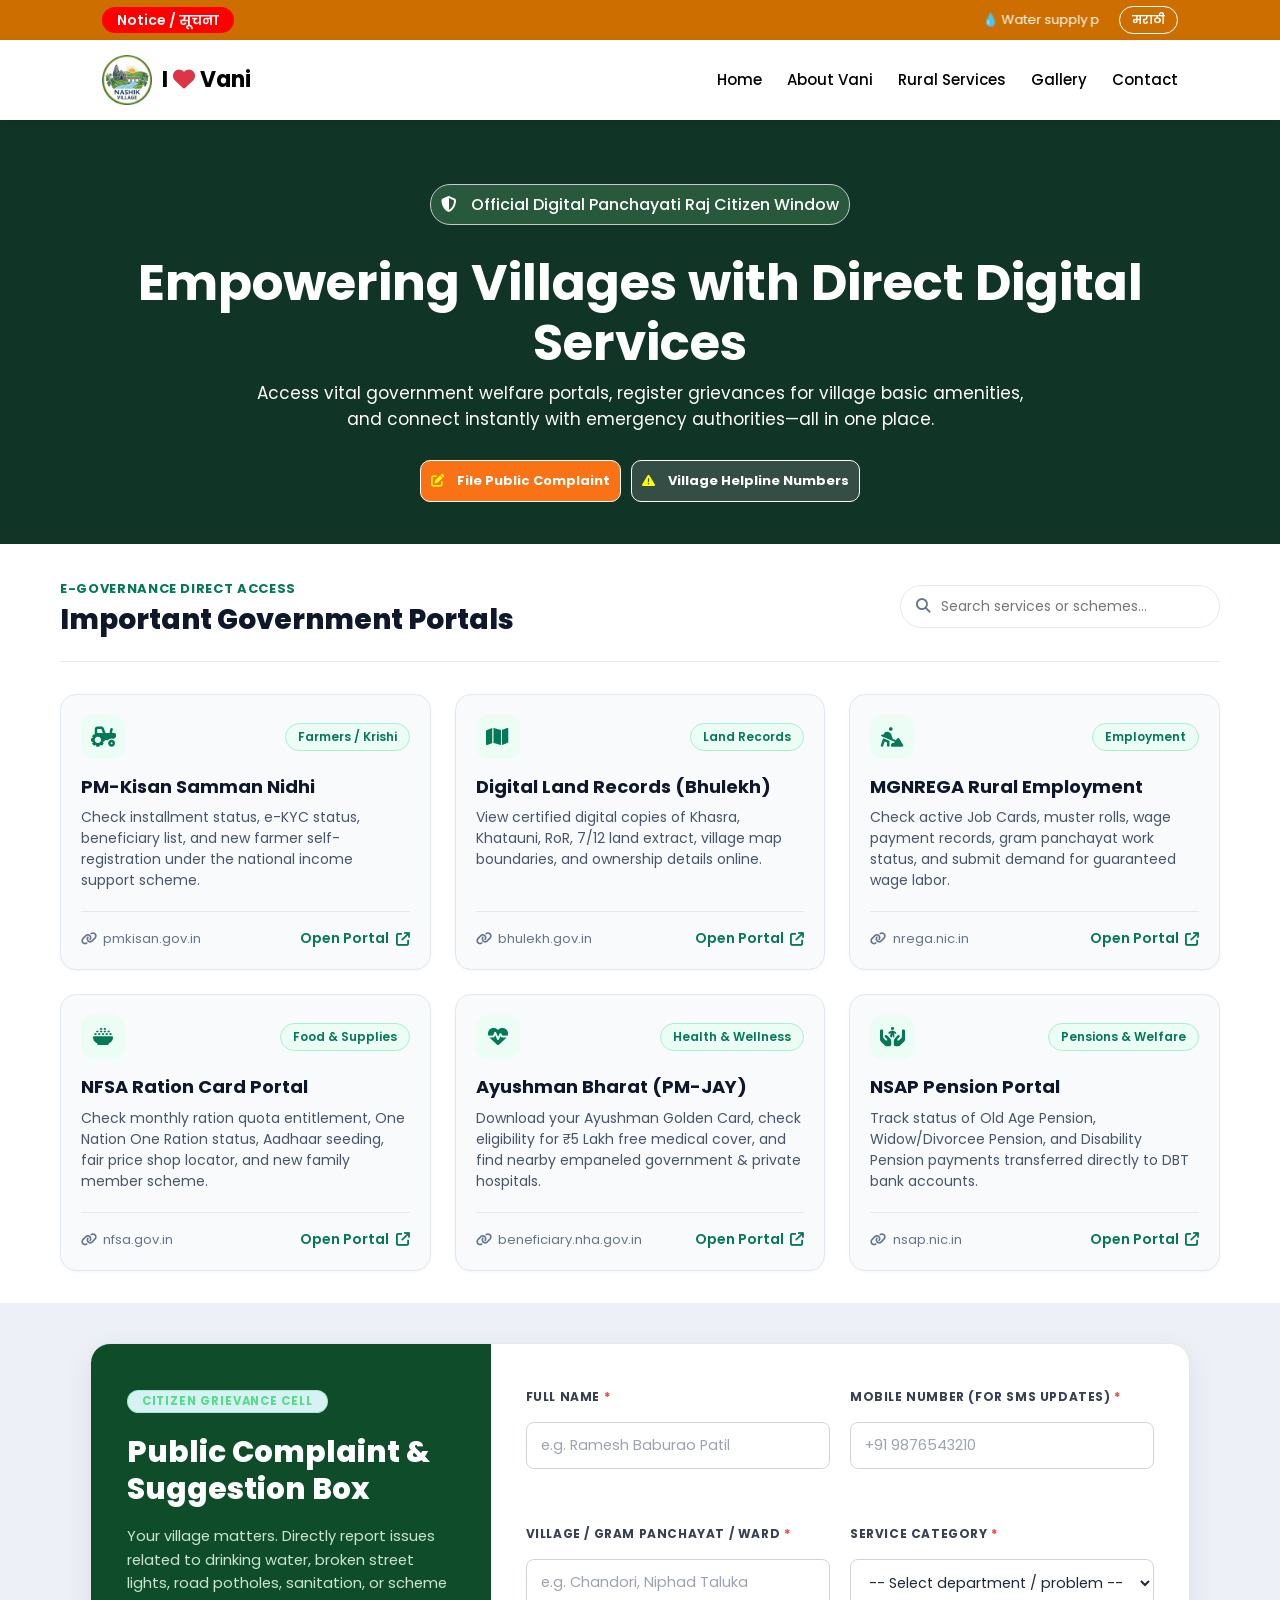
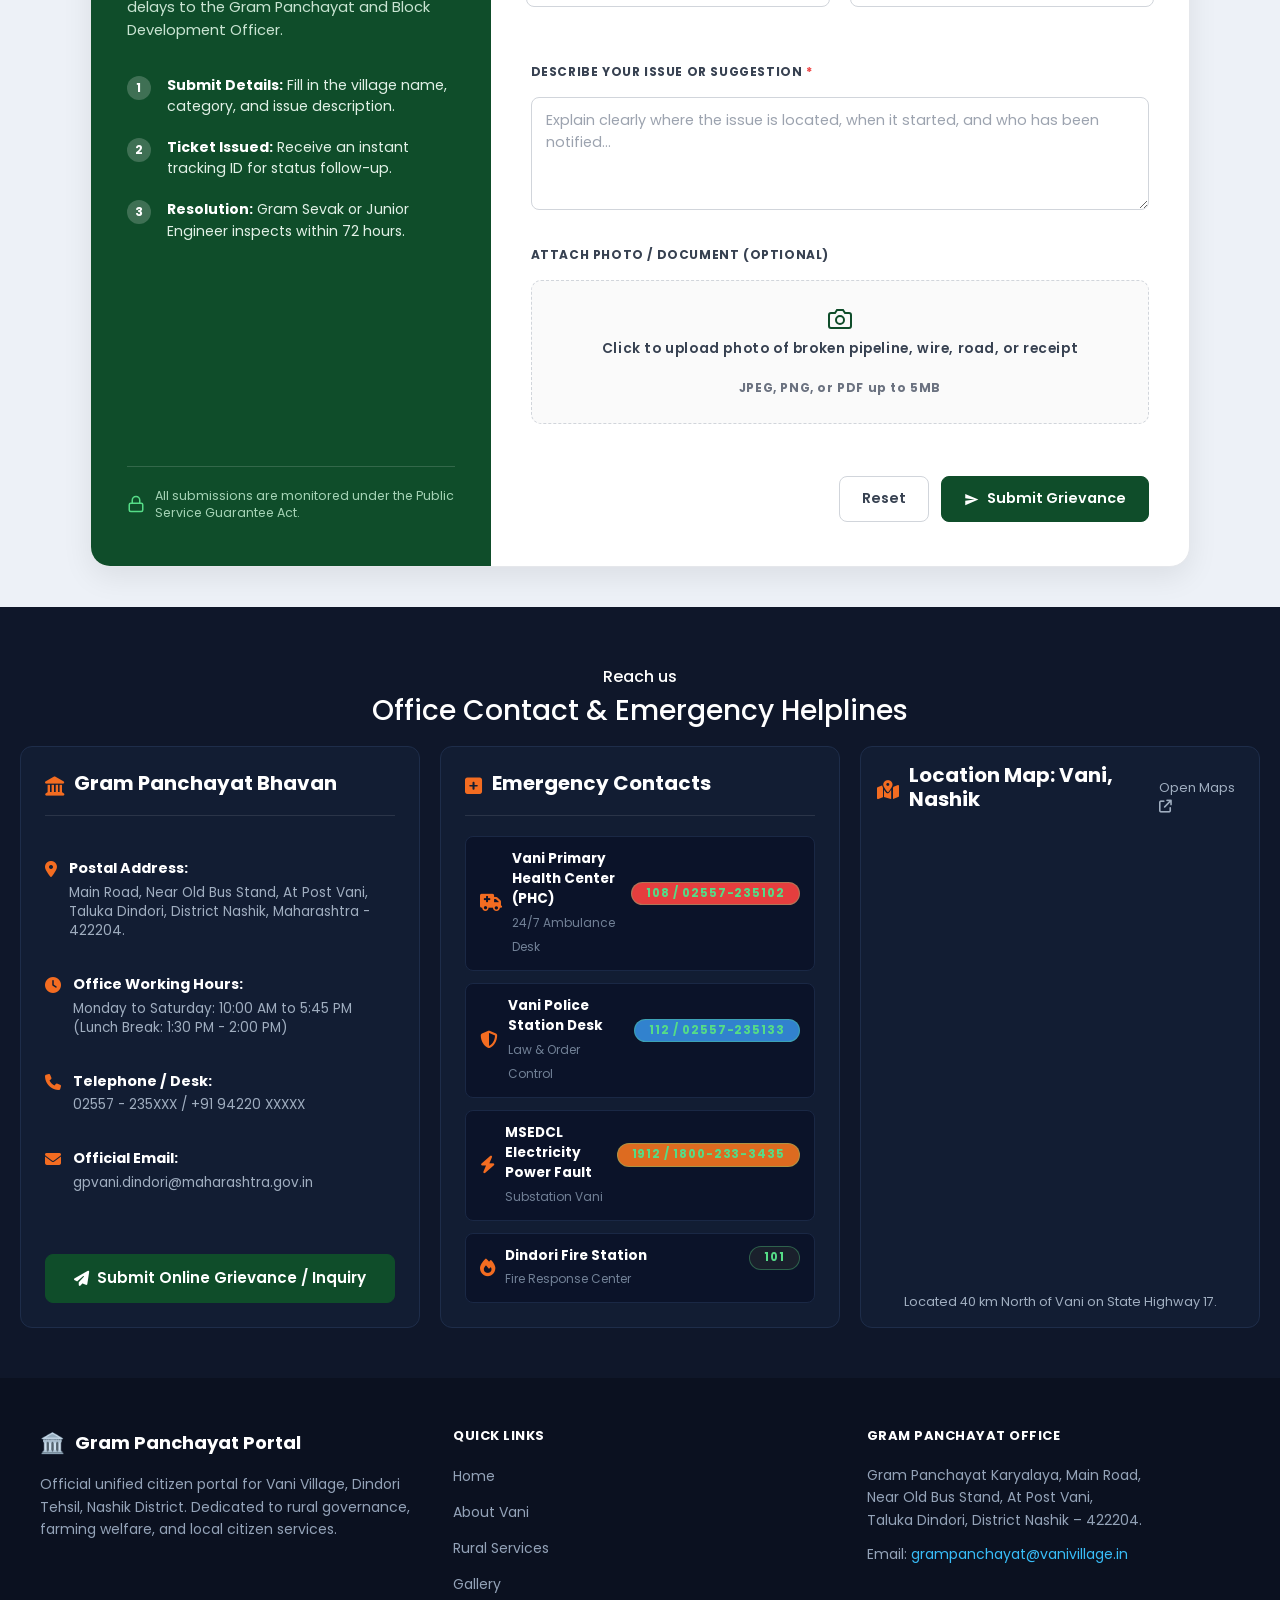
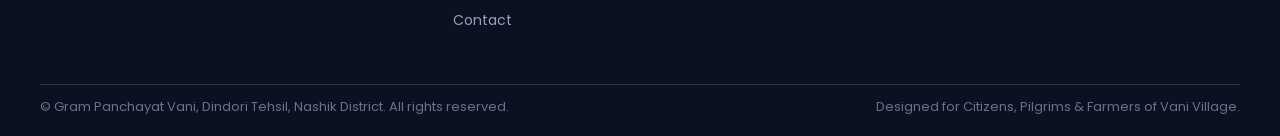
<file: services.html>
<!DOCTYPE html>
<html lang="en">

<head>
  <meta charset="UTF-8">
  <meta name="viewport" content="width=device-width, initial-scale=1.0">
  <title>Vani | About Vani Village</title>

  <!-- Bootstrap 4 CSS -->
  <link rel="stylesheet" href="https://cdn.jsdelivr.net/npm/bootstrap@4.0.0/dist/css/bootstrap.min.css"
    integrity="sha384-Gn5384xqQ1aoWXA+058RXPxPg6fy4IWvTNh0E263XmFcJlSAwiGgFAW/dAiS6JXm" crossorigin="anonymous">

  <!-- Font Awesome -->
  <link rel="stylesheet" href="https://cdnjs.cloudflare.com/ajax/libs/font-awesome/6.7.2/css/all.min.css"
    referrerpolicy="no-referrer">

  <!-- Your complete stylesheet -->
  <link rel="stylesheet" href="style.css">
</head>

<body>
  <!-- Notice Bar -->
  <div class="notice">
    <h3>Notice / सूचना</h3>
    <marquee behavior="scroll" direction="left">
      💧 Water supply pipeline maintenance scheduled on Thursday 2 PM - 6 PM /
      रविवारी सकाळी ७ वाजता रामकुंड परिसरात विशेष स्वच्छता मोहीम.
    </marquee>
    <button class="language-toggle" type="button" aria-label="Switch to Marathi">मराठी</button>
  </div>

  <!-- Header & Navigation -->
  <header class="heading">
    <a href="index.html" aria-label="Vani home">
      <div class="logo">
        <img src="./assets/logo.png" alt="Vani Logo">
        <h2>I <i class="fa-solid fa-heart text-danger"></i> Vani</h2>
      </div>
    </a>

    <nav class="navbar" id="navbar" aria-label="Main navigation">
      <ul class="nav-links" id="nav-links">
        <li><a href="index.html">Home</a></li>
        <li><a href="about.html">About Vani</a></li>
        <li><a href="services.html">Rural Services</a></li>
        <li><a href="gallery.html">Gallery</a></li>
        <li><a href="#contact">Contact</a></li>
      </ul>
      <button class="hamburger-menu" id="hamburger-menu" aria-label="Toggle navigation" aria-expanded="false"
        aria-controls="nav-links" type="button">
        <span class="bar"></span>
        <span class="bar"></span>
        <span class="bar"></span>
      </button>
    </nav>
  </header>

  <main>
    <section class="services-section-1">
      <div class="serv-s01">
        <h6><i class="fa-solid fa-shield-halved"></i> Official Digital Panchayati Raj Citizen Window</h6>
        <h1>Empowering Villages with Direct Digital <br> Services</h1>
        <p>
          Access vital government welfare portals, register grievances for village basic amenities, <br>
          and connect instantly with emergency authorities—all in one place.
        </p>
        <div class="btn">
          <button class="button1" type="button"><i class="fa-solid fa-pen-to-square"></i> File Public Complaint</button>
          <button class="button2" type="button"><i class="fa-solid fa-warning"></i> Village Helpline Numbers</button>
        </div>
      </div>
    </section>

    <section class="services-section" aria-labelledby="services-heading">
      <header class="services-section__header">
        <div class="services-section__title-group">
          <span class="services-section__eyebrow">E-Governance Direct Access</span>
          <h2 class="services-section__heading" id="services-heading">Important Government Portals</h2>
        </div>

        <div class="services-search">
          <i class="fa-solid fa-magnifying-glass services-search__icon" aria-hidden="true"></i>
          <input type="search" id="portal-search" class="services-search__input"
            placeholder="Search services or schemes..." aria-label="Search government services" />
        </div>
      </header>

      <div class="services-divider" role="separator" aria-hidden="true"></div>

      <div class="service-card-grid" id="portal-grid">
        <article class="service-card">
          <header class="service-card__header">
            <div class="service-card__icon">
              <i class="fa-solid fa-tractor" aria-hidden="true"></i>
            </div>
            <span class="service-card__badge">Farmers / Krishi</span>
          </header>
          <div class="service-card__body">
            <h3 class="service-card__title">PM-Kisan Samman Nidhi</h3>
            <p class="service-card__desc">
              Check installment status, e-KYC status, beneficiary list, and new farmer self-registration under the
              national income support scheme.
            </p>
          </div>
          <footer class="service-card__footer">
            <a href="https://pmkisan.gov.in" target="_blank" rel="noopener noreferrer" class="service-card__domain">
              <i class="fa-solid fa-link" aria-hidden="true"></i>
              <span>pmkisan.gov.in</span>
            </a>
            <a href="https://pmkisan.gov.in" target="_blank" rel="noopener noreferrer" class="service-card__action">
              <span>Open Portal</span>
              <i class="fa-solid fa-arrow-up-right-from-square" aria-hidden="true"></i>
            </a>
          </footer>
        </article>

        <article class="service-card">
          <header class="service-card__header">
            <div class="service-card__icon">
              <i class="fa-solid fa-map" aria-hidden="true"></i>
            </div>
            <span class="service-card__badge">Land Records</span>
          </header>
          <div class="service-card__body">
            <h3 class="service-card__title">Digital Land Records (Bhulekh)</h3>
            <p class="service-card__desc">
              View certified digital copies of Khasra, Khatauni, RoR, 7/12 land extract, village map boundaries, and
              ownership details online.
            </p>
          </div>
          <footer class="service-card__footer">
            <a href="https://bhulekh.gov.in" target="_blank" rel="noopener noreferrer" class="service-card__domain">
              <i class="fa-solid fa-link" aria-hidden="true"></i>
              <span>bhulekh.gov.in</span>
            </a>
            <a href="https://bhulekh.gov.in" target="_blank" rel="noopener noreferrer" class="service-card__action">
              <span>Open Portal</span>
              <i class="fa-solid fa-arrow-up-right-from-square" aria-hidden="true"></i>
            </a>
          </footer>
        </article>

        <article class="service-card">
          <header class="service-card__header">
            <div class="service-card__icon">
              <i class="fa-solid fa-person-digging" aria-hidden="true"></i>
            </div>
            <span class="service-card__badge">Employment</span>
          </header>
          <div class="service-card__body">
            <h3 class="service-card__title">MGNREGA Rural Employment</h3>
            <p class="service-card__desc">
              Check active Job Cards, muster rolls, wage payment records, gram panchayat work status, and submit demand
              for guaranteed wage labor.
            </p>
          </div>
          <footer class="service-card__footer">
            <a href="https://nrega.nic.in" target="_blank" rel="noopener noreferrer" class="service-card__domain">
              <i class="fa-solid fa-link" aria-hidden="true"></i>
              <span>nrega.nic.in</span>
            </a>
            <a href="https://nrega.nic.in" target="_blank" rel="noopener noreferrer" class="service-card__action">
              <span>Open Portal</span>
              <i class="fa-solid fa-arrow-up-right-from-square" aria-hidden="true"></i>
            </a>
          </footer>
        </article>

        <article class="service-card">
          <header class="service-card__header">
            <div class="service-card__icon">
              <i class="fa-solid fa-bowl-rice" aria-hidden="true"></i>
            </div>
            <span class="service-card__badge">Food &amp; Supplies</span>
          </header>
          <div class="service-card__body">
            <h3 class="service-card__title">NFSA Ration Card Portal</h3>
            <p class="service-card__desc">
              Check monthly ration quota entitlement, One Nation One Ration status, Aadhaar seeding, fair price shop
              locator, and new family member scheme.
            </p>
          </div>
          <footer class="service-card__footer">
            <a href="https://nfsa.gov.in" target="_blank" rel="noopener noreferrer" class="service-card__domain">
              <i class="fa-solid fa-link" aria-hidden="true"></i>
              <span>nfsa.gov.in</span>
            </a>
            <a href="https://nfsa.gov.in" target="_blank" rel="noopener noreferrer" class="service-card__action">
              <span>Open Portal</span>
              <i class="fa-solid fa-arrow-up-right-from-square" aria-hidden="true"></i>
            </a>
          </footer>
        </article>

        <article class="service-card">
          <header class="service-card__header">
            <div class="service-card__icon">
              <i class="fa-solid fa-heart-pulse" aria-hidden="true"></i>
            </div>
            <span class="service-card__badge">Health &amp; Wellness</span>
          </header>
          <div class="service-card__body">
            <h3 class="service-card__title">Ayushman Bharat (PM-JAY)</h3>
            <p class="service-card__desc">
              Download your Ayushman Golden Card, check eligibility for ₹5 Lakh free medical cover, and find nearby
              empaneled government &amp; private hospitals.
            </p>
          </div>
          <footer class="service-card__footer">
            <a href="https://beneficiary.nha.gov.in" target="_blank" rel="noopener noreferrer" class="service-card__domain">
              <i class="fa-solid fa-link" aria-hidden="true"></i>
              <span>beneficiary.nha.gov.in</span>
            </a>
            <a href="https://beneficiary.nha.gov.in" target="_blank" rel="noopener noreferrer" class="service-card__action">
              <span>Open Portal</span>
              <i class="fa-solid fa-arrow-up-right-from-square" aria-hidden="true"></i>
            </a>
          </footer>
        </article>

        <article class="service-card">
          <header class="service-card__header">
            <div class="service-card__icon">
              <i class="fa-solid fa-hands-holding-child" aria-hidden="true"></i>
            </div>
            <span class="service-card__badge">Pensions &amp; Welfare</span>
          </header>
          <div class="service-card__body">
            <h3 class="service-card__title">NSAP Pension Portal</h3>
            <p class="service-card__desc">
              Track status of Old Age Pension, Widow/Divorcee Pension, and Disability Pension payments transferred
              directly to DBT bank accounts.
            </p>
          </div>
          <footer class="service-card__footer">
            <a href="https://nsap.nic.in" target="_blank" rel="noopener noreferrer" class="service-card__domain">
              <i class="fa-solid fa-link" aria-hidden="true"></i>
              <span>nsap.nic.in</span>
            </a>
            <a href="https://nsap.nic.in" target="_blank" rel="noopener noreferrer" class="service-card__action">
              <span>Open Portal</span>
              <i class="fa-solid fa-arrow-up-right-from-square" aria-hidden="true"></i>
            </a>
          </footer>
        </article>
      </div>
    </section>

    <section class="section-form">
      <div class="grievance-card">
        <div class="panel-left">
          <div class="panel-content">
            <span class="badge">CITIZEN GRIEVANCE CELL</span>
            <h2 class="title">Public Complaint &amp; Suggestion Box</h2>
            <p class="description">
              Your village matters. Directly report issues related to drinking water, broken street lights, road potholes, sanitation, or scheme delays to the Gram Panchayat and Block Development Officer.
            </p>

            <ol class="steps-list">
              <li>
                <strong>Submit Details:</strong> Fill in the village name, category, and issue description.
              </li>
              <li>
                <strong>Ticket Issued:</strong> Receive an instant tracking ID for status follow-up.
              </li>
              <li>
                <strong>Resolution:</strong> Gram Sevak or Junior Engineer inspects within 72 hours.
              </li>
            </ol>
          </div>

          <div class="panel-footer">
            <svg class="lock-icon" viewBox="0 0 24 24" fill="none" stroke="currentColor" stroke-width="2">
              <rect x="3" y="11" width="18" height="11" rx="2" ry="2"></rect>
              <path d="M7 11V7a5 5 0 0 1 10 0v4"></path>
            </svg>
            <span>All submissions are monitored under the Public Service Guarantee Act.</span>
          </div>
        </div>

        <div class="panel-right">
          <form class="grievance-form">
            <div class="form-row">
              <div class="form-group">
                <label>FULL NAME <span class="required">*</span></label>
                <input type="text" placeholder="e.g. Ramesh Baburao Patil" required>
              </div>
              <div class="form-group">
                <label>MOBILE NUMBER (FOR SMS UPDATES) <span class="required">*</span></label>
                <input type="tel" placeholder="+91 9876543210" required>
              </div>
            </div>

            <div class="form-row">
              <div class="form-group">
                <label>VILLAGE / GRAM PANCHAYAT / WARD <span class="required">*</span></label>
                <input type="text" placeholder="e.g. Chandori, Niphad Taluka" required>
              </div>
              <div class="form-group">
                <label>SERVICE CATEGORY <span class="required">*</span></label>
                <div class="select-wrapper">
                  <select required>
                    <option value="" disabled selected>-- Select department / problem --</option>
                    <option value="water">Drinking Water Supply</option>
                    <option value="electricity">Street Lights &amp; Power</option>
                    <option value="roads">Roads &amp; Potholes</option>
                    <option value="sanitation">Sanitation &amp; Drainage</option>
                    <option value="schemes">Government Scheme Delays</option>
                  </select>
                </div>
              </div>
            </div>

            <div class="form-group">
              <label>DESCRIBE YOUR ISSUE OR SUGGESTION <span class="required">*</span></label>
              <textarea rows="4" placeholder="Explain clearly where the issue is located, when it started, and who has been notified..." required></textarea>
            </div>

            <div class="form-group">
              <label>ATTACH PHOTO / DOCUMENT (OPTIONAL)</label>
              <label class="file-dropzone">
                <input type="file" accept="image/*,.pdf" class="file-input">
                <div class="dropzone-content">
                  <svg class="camera-icon" viewBox="0 0 24 24" fill="none" stroke="currentColor" stroke-width="2">
                    <path d="M23 19a2 2 0 0 1-2 2H3a2 2 0 0 1-2-2V8a2 2 0 0 1 2-2h4l2-3h6l2 3h4a2 2 0 0 1 2 2z"></path>
                    <circle cx="12" cy="13" r="4"></circle>
                  </svg>
                  <p class="drop-text">Click to upload photo of broken pipeline, wire, road, or receipt</p>
                  <span class="drop-hint">JPEG, PNG, or PDF up to 5MB</span>
                </div>
              </label>
            </div>

            <div class="form-actions">
              <button type="reset" class="btn btn-reset">Reset</button>
              <button type="submit" class="btn btn-submit">
                <svg class="send-icon" viewBox="0 0 24 24" fill="currentColor">
                  <path d="M2.01 21L23 12 2.01 3 2 10l15 2-15 2z"/>
                </svg>
                Submit Grievance
              </button>
            </div>
          </form>
        </div>
      </div>
    </section>

    <section class="section-5" aria-labelledby="contact-heading">
      <div class="section-5-header text-center">
        <h6>Reach us</h6>
        <h3 id="contact-heading">Office Contact &amp; Emergency Helplines</h3>
      </div>

      <div class="section-5-boxs">
        <div class="boxes5">
          <div class="box-header">
            <i class="fa-solid fa-landmark title-icon"></i>
            <h2>Gram Panchayat Bhavan</h2>
          </div>

          <div class="info-list">
            <div class="info-item">
              <i class="fa-solid fa-location-dot info-icon"></i>
              <div>
                <strong>Postal Address:</strong>
                <p>Main Road, Near Old Bus Stand, At Post Vani, Taluka Dindori, District Nashik, Maharashtra - 422204.</p>
              </div>
            </div>

            <div class="info-item">
              <i class="fa-solid fa-clock info-icon"></i>
              <div>
                <strong>Office Working Hours:</strong>
                <p>Monday to Saturday: 10:00 AM to 5:45 PM<br>
                  <em>(Lunch Break: 1:30 PM - 2:00 PM)</em>
                </p>
              </div>
            </div>

            <div class="info-item">
              <i class="fa-solid fa-phone info-icon"></i>
              <div>
                <strong>Telephone / Desk:</strong>
                <p>02557 - 235XXX / +91 94220 XXXXX</p>
              </div>
            </div>

            <div class="info-item">
              <i class="fa-solid fa-envelope info-icon"></i>
              <div>
                <strong>Official Email:</strong>
                <p>gpvani.dindori@maharashtra.gov.in</p>
              </div>
            </div>
          </div>

          <a href="#" class="btn-submit">
            <i class="fa-solid fa-paper-plane"></i> Submit Online Grievance / Inquiry
          </a>
        </div>

        <div class="boxes5">
          <div class="box-header">
            <i class="fa-solid fa-square-plus title-icon"></i>
            <h2>Emergency Contacts</h2>
          </div>

          <div class="emergency-list">
            <div class="emergency-item">
              <i class="fa-solid fa-truck-medical em-icon"></i>
              <div class="em-details">
                <strong>Vani Primary Health Center (PHC)</strong>
                <span>24/7 Ambulance Desk</span>
              </div>
              <div class="badge badge-red">108 / 02557-235102</div>
            </div>

            <div class="emergency-item">
              <i class="fa-solid fa-shield-halved em-icon"></i>
              <div class="em-details">
                <strong>Vani Police Station Desk</strong>
                <span>Law &amp; Order Control</span>
              </div>
              <div class="badge badge-blue">112 / 02557-235133</div>
            </div>

            <div class="emergency-item">
              <i class="fa-solid fa-bolt em-icon"></i>
              <div class="em-details">
                <strong>MSEDCL Electricity Power Fault</strong>
                <span>Substation Vani</span>
              </div>
              <div class="badge badge-orange">1912 / 1800-233-3435</div>
            </div>

            <div class="emergency-item">
              <i class="fa-solid fa-fire em-icon"></i>
              <div class="em-details">
                <strong>Dindori Fire Station</strong>
                <span>Fire Response Center</span>
              </div>
              <div class="badge badge-dark">101</div>
            </div>
          </div>
        </div>

        <div class="boxes5 map-box">
          <div class="map-header">
            <div class="box-header">
              <i class="fa-solid fa-map-location-dot title-icon"></i>
              <h2>Location Map: Vani, Nashik</h2>
            </div>
            <a href="https://maps.google.com" target="_blank" class="map-link">Open Maps <i class="fa-solid fa-arrow-up-right-from-square"></i></a>
          </div>

          <div class="map-container">
            <iframe
              src="https://www.google.com/maps/embed?pb=!1m18!1m12!1m3!1d14980.597793132717!2d73.8860905!3d20.2520655!2m3!1f0!2f0!3f0!3m2!1i1024!2i768!4f13.1!3m3!1m2!1s0x3bddec32d942fb83%3A0xbce9ec8011dd5d7b!2sVani%2C%20Maharashtra%20422204!5e0!3m2!1sen!2sin!4v1700000000000!5m2!1sen!2sin"
              width="100%"
              height="100%"
              style="border:0;"
              allowfullscreen=""
              loading="lazy"
              referrerpolicy="no-referrer-when-downgrade">
            </iframe>
          </div>

          <div class="map-footer">
            Located 40 km North of Vani on State Highway 17.
          </div>
        </div>
      </div>
    </section>
  </main>

  <footer class="footer-portal">
    <div class="footer-container">
      <div class="footer-col brand-col">
        <div class="footer-brand">
          <span class="brand-icon">🏛️</span>
          <h3>Gram Panchayat Portal</h3>
        </div>
        <p class="footer-desc">
          Official unified citizen portal for Vani Village, Dindori Tehsil, Nashik District. Dedicated to rural governance, farming welfare, and local citizen services.
        </p>
      </div>

      <div class="footer-col links-col">
        <h4>QUICK LINKS</h4>
        <ul>
          <li><a href="index.html">Home</a></li>
          <li><a href="about.html">About Vani</a></li>
          <li><a href="services.html">Rural Services</a></li>
          <li><a href="gallery.html">Gallery</a></li>
          <li><a href="#contact">Contact</a></li>
        </ul>
      </div>

      <div class="footer-col address-col">
        <h4>GRAM PANCHAYAT OFFICE</h4>
        <p>Gram Panchayat Karyalaya, Main Road,<br>Near Old Bus Stand, At Post Vani,<br>Taluka Dindori, District Nashik – 422204.</p>
        <p class="footer-email">Email: <a href="mailto:grampanchayat@vanivillage.in">grampanchayat@vanivillage.in</a></p>
      </div>
    </div>

    <div class="footer-divider"></div>

    <div class="footer-bottom">
      <p>© Gram Panchayat Vani, Dindori Tehsil, Nashik District. All rights reserved.</p>
      <p class="footer-tagline">Designed for Citizens, Pilgrims &amp; Farmers of Vani Village.</p>
    </div>
  </footer>

  <script src="https://code.jquery.com/jquery-3.2.1.slim.min.js"
    integrity="sha384-KJ3o2DKtIkvYIK3UENzmM7KCkRr/rE9/Qpg6aAZGJwFDMVNA/GpGFF93hXpG5KkN"
    crossorigin="anonymous"></script>
  <script src="https://cdn.jsdelivr.net/npm/popper.js@1.12.9/dist/umd/popper.min.js"
    integrity="sha384-ApNbgh9B+Y1QKtv3Rn7W3mgPxhU9K/ScQsAP7hUibX39j7fakFPskvXusvfa0b4Q"
    crossorigin="anonymous"></script>
  <script src="https://cdn.jsdelivr.net/npm/bootstrap@4.0.0/dist/js/bootstrap.min.js"
    integrity="sha384-JZR6Spejh4U02d8jOt6vLEHfe/JQGiRRSQQxSfFWpi1MquVdAyjUar5+76PVCmYl"
    crossorigin="anonymous"></script>
  <script src="script.js"></script>
</body>

</html>
</file>
<file: style.css>
@import url('https://fonts.googleapis.com/css2?family=Poppins:wght@400;500;600;700&display=swap');

* {
    margin: 0;
    padding: 0;
    box-sizing: border-box;
    font-family: 'Poppins', sans-serif;
}


:root {
    ---alert-color--: #b5d0f3;
    ---padding--: 10px;
    --rounded--: 10px;
    ---font-size--: 13px;
    ---text-color--: #0a499b;

    ---background-red--: #ffcece;
    ---text-red--: #ff0000;


}

html {
    scroll-behavior: smooth;
    scroll-padding-top: 90px;
}

body {
    width: 100%;
    min-height: 100vh;
    overflow-x: hidden;
    color: #222;
}

/* Notice bar */
.notice {
    display: flex;
    align-items: center;
    gap: 20px;
    background-color: #CC6F00;
    color: #fff;
    min-height: 40px;
    padding-left: 130px;
    padding-right: 130px;
}

.notice h3 {
    background-color: red;
    font-size: 14px;
    font-weight: 600;
    border-radius: 20px;
    padding: 5px 15px;
    white-space: nowrap;
    margin: 0;
}

.notice marquee {
    flex: 1;
    min-width: 0;
    font-size: 13px;
}

.language-toggle {
    flex-shrink: 0;
    border: 1px solid #fff;
    border-radius: 16px;
    padding: 4px 12px;
    background: transparent;
    color: #fff;
    font: inherit;
    font-size: 12px;
    font-weight: 600;
    cursor: pointer;
}

.language-toggle:hover,
.language-toggle:focus-visible {
    background: #fff;
    color: #8a4b00;
}

/* Header */
.heading {
    display: flex;
    align-items: center;
    justify-content: space-between;
    background-color: #fff;
    color: #000;
    min-height: 80px;
    padding-left: 130px;
    padding-right: 130px;
    position: relative;
    z-index: 1000;
    box-shadow: 0 2px 10px rgba(0, 0, 0, 0.06);
}

/* Logo */
.logo {
    display: flex;
    align-items: center;
    gap: 10px;
    flex-shrink: 0;
}

.logo img {
    width: 50px;
    height: 50px;
    object-fit: contain;
}

.logo h2 {
    margin: 0;
    font-size: 22px;
    font-weight: 700;
    white-space: nowrap;
}

header a {
    text-decoration: none;
    color: black;
}

header a:hover {
    text-decoration: none;
    color: black;
}

/* Navigation */
.navbar {
    display: flex;
    align-items: center;
    width: auto;
    margin: 0;
    padding: 0;
}

.nav-links {
    display: flex;
    align-items: center;
    gap: 25px;
    list-style: none;
    margin: 0;
    padding: 0;
}

.nav-links li a {
    text-decoration: none;
    color: #000;
    font-size: 15px;
    font-weight: 500;
    transition: color 0.3s ease;
}

.nav-links li a:hover {
    color: #CC6F00;
}

/* Hamburger icon */
.hamburger-menu {
    display: none;
    flex-direction: column;
    align-items: center;
    justify-content: center;
    gap: 6px;
    width: 42px;
    height: 42px;
    cursor: pointer;
    border: none;
    background: transparent;
    position: relative;
    z-index: 1002;
}

.bar {
    display: block;
    width: 25px;
    height: 3px;
    background-color: #222;
    border-radius: 3px;
    transition: all 0.3s ease;
}

/* Hero section */
.section-1 {
    width: 100%;
    height: auto;
    margin: 0;
    padding: 0;
}



#carouselExampleControls {
    width: 100%;
}

.carousel-inner,
.carousel-item {
    width: 100%;
}

.carousel-img {
    display: block;
    width: 100%;
    height: clamp(350px, 48vw, 650px);
    object-fit: cover;
    object-position: center;
}

/* Hero caption */
.carousel-caption {
    top: 0;
    right: 10%;
    bottom: 0;
    left: 10%;
    display: flex;
    flex-direction: column;
    align-items: center;
    justify-content: center;
    padding: 20px;
    text-align: center;
}

.carousel-caption .badge {
    max-width: 100%;
    white-space: normal;
    font-size: 12px;
    padding: 8px 15px;
    margin-bottom: 15px;
}

.carousel-caption h1 {
    font-size: clamp(28px, 4vw, 55px);
    font-weight: 700;
    line-height: 1.3;
    margin-bottom: 15px;
    text-shadow: 0 2px 10px rgba(0, 0, 0, 0.45);
}

.carousel-caption p {
    max-width: 700px;
    width: 100%;
    font-size: clamp(14px, 1.5vw, 19px);
    line-height: 1.7;
    margin-bottom: 20px;
    text-shadow: 0 2px 6px rgba(0, 0, 0, 0.7);
}

.carousel-caption .btn {
    padding: 10px 24px;
    border-radius: 30px;
    font-size: 14px;
    font-weight: 600;
    transition: all 0.3s ease;
}

.carousel-caption .btn:hover {
    transform: translateY(-2px);
    box-shadow: 0 6px 18px rgba(0, 0, 0, 0.2);
}

/* Carousel controls */
.carousel-control-prev,
.carousel-control-next {
    width: 7%;
    opacity: 0.8;
    transition: opacity 0.3s ease;
}

.carousel-control-prev:hover,
.carousel-control-next:hover {
    opacity: 1;
}

/* Section 2 */
.section-2 {
    width: 100%;
    height: auto;
    padding-left: 130px;
    padding-right: 130px;
    background-color: #ededed;
}

.section-2>div {
    width: 100%;
    max-width: 1500px;
    margin: 0 auto;
}

/* Section label */
.round {
    display: inline-block;
    border-radius: 60px;
    background-color: #FFC107;
    color: #5e3400;
    padding: 8px 212px;
    font-size: 13px;
    font-weight: 600;
}

/* Section heading */
.bold {
    font-size: clamp(28px, 3.5vw, 46px);
    font-weight: 700;
    line-height: 1.3;
    margin: 15px 0 20px;
    color: #222;
}

/* Section paragraph */
.para1 {
    max-width: 1050px;
    margin: 0 auto 35px;
    padding-left: 15px;
    padding-right: 15px;
    text-align: center;
    font-size: 15px;
    line-height: 1.9;
    color: #555;
}

/* Card Container */
.cards {
    display: grid;
    grid-template-columns: repeat(4, minmax(0, 1fr));
    gap: 24px;
    align-items: stretch;
    width: 100%;
    max-width: 1400px;
    margin: 40px auto 0;
}

.card-container {
    width: 100%;
    max-width: none;
    min-width: 0;
    margin: 0;
}

/* Card Box */
.card-box {
    position: relative;
    display: flex;
    flex-direction: column;
    width: 100%;
    height: 100%;
    background: #ffffff;
    border-radius: 16px;
    overflow: hidden;
    box-shadow: 0 10px 25px rgba(0, 0, 0, 0.08);
    border: 1px solid #f0f0f0;
    transition: transform 0.3s ease, box-shadow 0.3s ease;
}

.card-box:hover {
    transform: translateY(-6px);
    box-shadow: 0 16px 32px rgba(0, 0, 0, 0.12);
}

/* Image Container */
.image-wrapper {
    width: 100%;
    height: 190px;
    overflow: hidden;
    position: relative;
    flex-shrink: 0;
}

.image-wrapper img {
    width: 100%;
    height: 100%;
    object-fit: cover;
    object-position: center;
    transition: transform 0.4s ease;
}

.card-box:hover .image-wrapper img {
    transform: scale(1.05);
}

/* Floating Icon Badge */
.icon-badge {
    position: absolute;
    top: 155px;
    left: 22px;
    width: 50px;
    height: 50px;
    background-color: #fff3e6;
    border-radius: 12px;
    display: flex;
    align-items: center;
    justify-content: center;
    box-shadow: 0 4px 10px rgba(0, 0, 0, 0.1);
    z-index: 2;
}

.icon-badge i {
    font-size: 24px;
    color: #d97706;
}

/* Content Area */
.card-content {
    display: flex;
    flex-direction: column;
    flex: 1;
    padding: 38px 22px 24px;
}

.card-title {
    font-size: 1.15rem;
    font-weight: 700;
    color: #111827;
    margin-bottom: 12px;
    line-height: 1.4;
}

.card-description {
    flex: 1;
    font-size: 0.9rem;
    color: #4b5563;
    line-height: 1.75;
    margin-bottom: 20px;
}

/* Card Footer & Button */
.card-footer {
    margin-top: auto;
    border-top: 1px solid #f3f4f6;
    padding-top: 14px;
}

.card-button {
    background: none;
    border: none;
    color: #c2410c;
    font-weight: 700;
    font-size: 0.9rem;
    cursor: pointer;
    padding: 0;
    text-align: left;
    transition: color 0.2s ease;
}

.card-button:hover {
    color: #9a3412;
    text-decoration: underline;
}

/* Section 3 */
.section-3 {
    width: 100%;
    height: auto;
    min-height: 300px;
    padding: 60px 5%;
    background-color: #fff;
}

.section-3 h1 {
    font-size: clamp(28px, 4vw, 42px);
    font-weight: 700;
    margin: 0;
}


.round2 {
    display: inline-block;
    border-radius: 60px;
    background-color: #c4edfd;
    color: #10466f;
    padding: 8px 22px;
    font-size: 13px;
    font-weight: 600;
}

.box {
    display: flex;
    align-items: center;
    flex-wrap: wrap;
    justify-content: center;
    gap: 30px;
    max-width: 1000px;
    padding-top: 5%;
    padding-bottom: 5%;
}

.box1 {
    width: 250px;
    transition: transform 0.35s ease,
        box-shadow 0.35s ease, ;
    border-radius: 10px;
    height: 170px;
    background-color: #10192C;
    padding: 15px;
}

.box2 {
    width: 250px;
    transition: transform 0.35s ease,
        box-shadow 0.35s ease, ;
    border-radius: 10px;
    height: 170px;
    background-color: #10192C;
}

.box3 {
    width: 250px;
    transition: transform 0.35s ease,
        box-shadow 0.35s ease, ;
    border-radius: 10px;
    height: 170px;
    background-color: #10192C;
}

.box4 {
    width: 250px;
    transition: transform 0.35s ease,
        box-shadow 0.35s ease, ;
    border-radius: 10px;
    height: 170px;
    background-color: #10192C;
}

.box1:hover,
.box2:hover,
.box3:hover,
.box4:hover {
    transform: translateY(-8px);
    box-shadow: 0 12px 28px rgba(0, 0, 0, 0.15);
    border: 1px #1ca67c solid;
}

.text {
    font-size: 40px;
    color: #f0f0f0;
}

.flx {
    display: flex;

}

.text {
    padding-top: 10px;
}

.txt {
    padding-top: 20px;
    color: #f0f0f0;
    font-weight: 600;
    font-size: 12px;
    text-transform: uppercase;
    padding-left: 5px;
}

.txt2 {
    color: #f0f0f0;
    font-weight: 800;
    text-transform: uppercase;
    font-size: 25px;
    padding-top: 5px;
}

.metro {
    color: #ededed;
    font-size: 13px;
}



.grps {
    color: #ededed;
    padding: 14px;
}

.exp {
    font-size: 16px;
    text-transform: uppercase;
    font-weight: 700;
    color: #5280ff;
    text-align: left;
}

.tons {
    text-align: left;
    font-weight: 800;
}

.hub {
    font-size: 14px;
    text-align: left;

}

.p {
    padding: 15px;
}

.dot {
    padding-right: 25px;
    color: rgb(98, 234, 98);
}

.dot2 {
    padding-right: 25px;
    color: rgb(234, 225, 98);
}

.md {
    color: rgb(98, 234, 98);
    font-weight: 500;
    font-size: 17px;
    text-transform: uppercase;
}

.md2 {
    color: rgb(234, 225, 98);
    font-weight: 500;
    font-size: 17px;
    text-transform: uppercase;
}

.tal {
    font-weight: 800;
    font-size: 33px;
}

.gram {
    font-size: 12px;
    color: #abaaaa;
}

.recta {
    display: flex;
    flex-wrap: wrap;
    align-items: center;
    justify-content: center;
    gap: 30px;

}

.rect {
    width: 250px;
    height: 200px;
    background-color: rgb(248, 248, 248);
    border: 1px solid #cccbcb;
    border-radius: 10px;
    padding: 15px;
    overflow: hidden;
    border-radius: 12px;
    transition: transform 0.35s ease,
        box-shadow 0.35s ease,
        background-color 0.35s ease;
    cursor: pointer;
}

.rect:hover {
    transform: translateY(-8px);
    box-shadow: 0 12px 28px rgba(0, 0, 0, 0.15);
}

.dress {
    padding-top: 15px;
    padding-bottom: 15px;
    font-size: 25px;
    color: orangered;
}

.num {
    font-size: 40px;
    font-weight: bolder;
}

.num1 {
    font-size: 40px;
    font-weight: bolder;
    padding-top: 50px;

}

.num3 {
    padding: 15px;
    font-size: 40px;
    font-weight: bolder;
}

.rati {
    color: #8e8e8e;
    text-transform: uppercase;
}


.section-4 {
    width: 100%;
    height: auto;
    background-color: #b1b8c2;
    padding: 20px 15px;
    box-sizing: border-box;
}

.round3 {
    display: inline-block;
    border-radius: 60px;
    background-color: #FFC107;
    color: #5e3400;
    padding: 8px 22px;
    font-size: 13px;
    font-weight: 600;
}

.shab {
    font-weight: 700;
}

.munci {
    font-size: 13px;
}

.gap {
    display: flex;
    align-items: center;
    justify-content: space-between;
    gap: 30px;
    flex-wrap: wrap;
    margin-bottom: 20px;
}

.tabs {
    display: flex;
    align-items: center;
    justify-content: center;
    gap: 12px;
    flex-wrap: wrap;
}

.tab {
    padding: 10px;
    border: 1px solid #d8dce3;
    border-radius: 12px;
    background: #f3f4f6;
    color: #23304d;
    font-size: 12px;
    font-weight: 600;
    cursor: pointer;
    transition: 0.3s;
}

.tab:hover {
    background: #eceff3;
}

.tab.active {
    background: #e85b20;
    color: #fff;
    border-color: #e85b20;
}

.search-box-wrapper {
    width: 100%;
    display: flex;
    justify-content: center;
    padding-bottom: 30px;
}

.search-box {
    position: relative;
    width: 100%;
    max-width: 600px;
    display: flex;
    align-items: center;
}

.search-box input {
    width: 100%;
    padding: 12px 15px 12px 45px;
    border: none;
    outline: none;
    border-radius: 20px;
    box-sizing: border-box;
}

.search-icon {
    color: grey;
    position: absolute;
    left: 18px;
    z-index: 2;
}

.notce-info {
    display: flex;
    align-items: stretch;
    justify-content: center;
    gap: 30px;
    flex-wrap: wrap;
}

.notice-card {
    flex: 1 1 320px;
    max-width: 400px;
    background: #fff;
    border: 1px solid #e5e7eb;
    border-radius: 18px;
    padding: 20px;
    transition: all .35s ease;
    cursor: pointer;
    position: relative;
    overflow: hidden;
    box-sizing: border-box;
}

.notice-card:hover {
    transform: translateY(-8px);
    box-shadow: 0 15px 35px rgba(0, 0, 0, 0.12);
    border-color: #0099cc;
}

.notice-card::before {
    content: "";
    position: absolute;
    top: 0;
    left: 0;
    width: 0%;
    height: 4px;
    background: linear-gradient(90deg, #00a9c9, #17c964);
    transition: .4s;
}

.notice-card:hover::before {
    width: 100%;
}

.card-top {
    display: flex;
    justify-content: space-between;
    align-items: center;
    margin-bottom: 16px;
}

.badge {
    background: #d7f2f5;
    color: #007d95;
    font-size: 13px;
    font-weight: 600;
    padding: 6px 14px;
    border-radius: 30px;
}

.date {
    color: #7a7a7a;
    font-size: 14px;
    display: flex;
    align-items: center;
    gap: 6px;
}

.notice-title {
    font-size: 22px;
    font-weight: 700;
    color: #0f172a;
    line-height: 1.4;
    margin-bottom: 14px;
    transition: .3s;
}

.notice-card:hover .notice-title {
    color: #0099cc;
}

.notice-text {
    color: #64748b;
    line-height: 1.7;
    font-size: 15px;
    margin-bottom: 20px;
}

.footer {
    display: flex;
    justify-content: space-between;
    align-items: center;
    border-top: 1px solid #ececec;
    padding-top: 14px;
}

.department {
    color: #64748b;
    font-size: 14px;
}

.status {
    width: 18px;
    height: 18px;
    border-radius: 50%;
    background: #20c05c;
    color: white;
    display: flex;
    align-items: center;
    justify-content: center;
    font-size: 11px;
    transition: .3s;
}

.notice-card:hover .status {
    transform: rotate(360deg) scale(1.15);
}

/* Media Query for Smaller Devices */
@media (max-width: 768px) {
    .gap {
        flex-direction: column;
        align-items: flex-start;
        gap: 15px;
    }

    .notice-title {
        font-size: 20px;
    }
}


.section-5 {
    width: 100%;
    height: auto;
    background-color: #fcfcfd;
    padding: 60px 5%;
}

.py {
    font-weight: bold;
}

.sea {
    width: 100%;
    display: flex;
    align-items: center;
    justify-content: center;
    gap: 20px;
    flex-wrap: wrap;
}

.search-box2 {
    width: 60%;
    position: relative;
}

.search-box2 i {
    position: absolute;
    left: 18px;
    top: 50%;
    transform: translateY(-50%);
    color: #6b7280;
    font-size: 16px;
}

.search-box2 input {
    width: 100%;
    padding: 12px 15px 12px 48px;
    border: 1px solid #cbd5e1;
    border-radius: 30px;
    outline: none;
    font-size: 15px;
    transition: 0.3s;
}

.search-box2 input:focus {
    border-color: #0ea5e9;
    box-shadow: 0 0 0 4px rgba(14, 165, 233, 0.15);
}

.sea2 {
    width: 30%;
}

.sea2 select {
    width: 100%;
    padding: 12px 15px;
    border: 1px solid #cbd5e1;
    border-radius: 30px;
    outline: none;
    font-size: 15px;
    cursor: pointer;
    background: #fff;
    transition: 0.3s;
}

.sea2 select:focus {
    border-color: #0ea5e9;
}

.fines {
    width: 100%;
    display: flex;
    flex-wrap: wrap;
    align-items: center;
    justify-content: center;
    gap: 20px;
    padding: 40px 10px 10px 10px;
}

.fines-box {
    width: 500px;
    height: auto;
    background-color: #d8dce3;
    border: 1px solid #c5c9cf;
    border-radius: 10px;
    padding: 10px;
    cursor: pointer;


}

.charges {
    display: flex;
    align-items: center;
    justify-content: space-between;
}

.proc {
    background: var(---alert-color--);
    padding: var(---padding--);
    border-radius: var(--rounded--);
    color: var(---text-color--);
    font-size: var(---font-size--);
}

.thous {
    background: var(---background-red--);
    color: var(---text-red--);
    padding: var(---padding--);
    border-radius: var(--rounded--);
}

.thos1 {
    font-size: 19px;
    font-weight: bold;
}

.thos2 {
    font-size: 14px;
    font-weight: lighter;
}

.footer-portal {
    width: 100%;
    background-color: #0b1120;
    /* Deep dark navy matching the image */
    color: #94a3b8;
    font-family: inherit;
    padding: 50px 20px 20px 20px;
    box-sizing: border-box;
}

.footer-container {
    max-width: 1200px;
    margin: 0 auto;
    display: flex;
    justify-content: space-between;
    gap: 40px;
    flex-wrap: wrap;
}

.footer-col {
    flex: 1 1 250px;
}

.footer-brand {
    display: flex;
    align-items: center;
    gap: 10px;
    margin-bottom: 15px;
}

.footer-brand h3 {
    color: #ffffff;
    font-size: 18px;
    font-weight: 700;
    margin: 0;
}

.brand-icon {
    font-size: 20px;
}

.footer-desc {
    font-size: 14px;
    line-height: 1.6;
    color: #94a3b8;
    margin: 0;
}

.footer-col h4 {
    color: #ffffff;
    font-size: 13px;
    font-weight: 700;
    letter-spacing: 0.5px;
    margin-bottom: 20px;
}

.links-col ul {
    list-style: none;
    padding: 0;
    margin: 0;
}

.links-col li {
    margin-bottom: 12px;
}

.links-col a {
    color: #94a3b8;
    text-decoration: none;
    font-size: 14px;
    transition: color 0.3s ease;
}

.links-col a:hover {
    color: #ffffff;
}

.address-col p {
    font-size: 14px;
    line-height: 1.6;
    margin: 0 0 12px 0;
}

.footer-email a {
    color: #38bdf8;
    text-decoration: none;
}

.footer-email a:hover {
    text-decoration: underline;
}

.footer-divider {
    max-width: 1200px;
    height: 1px;
    background-color: #1e293b;
    margin: 40px auto 20px auto;
}

.footer-bottom {
    max-width: 1200px;
    margin: 0 auto;
    display: flex;
    justify-content: space-between;
    align-items: center;
    flex-wrap: wrap;
    gap: 15px;
    font-size: 13px;
    color: #64748b;
}

.footer-bottom p {
    margin: 0;
}

/* Responsive adjustments for smaller tablets and mobile screens */
@media (max-width: 768px) {
    .footer-container {
        gap: 30px;
    }

    .footer-bottom {
        flex-direction: column;
        align-items: flex-start;
        gap: 8px;
    }
}




/* Tablet Responsive */
@media (max-width: 1100px) {
    .heading {
        padding: 12px 22px;
    }

    .logo h2 {
        font-size: 19px;
    }

    .nav-links {
        gap: 17px;
    }

    .nav-links li a {
        font-size: 14px;
    }

    .carousel-img {
        height: clamp(350px, 48vw, 500px);
    }

    .cards {
        grid-template-columns: repeat(2, minmax(0, 1fr));
        gap: 24px;
    }

    .image-wrapper {
        height: 210px;
    }

    .para1 {
        font-size: 14px;
    }
}

/* Mobile Responsive */
@media (max-width: 768px) {
    .heading {
        padding: 10px 18px;
        min-height: 70px;
    }



    .search-box2,
    .sea2 {
        width: 100%;
    }

    .sea {
        flex-direction: column;
    }


    .logo {
        gap: 8px;
    }

    .logo h2 {
        font-size: 18px;
    }

    .logo img {
        width: 42px;
        height: 42px;
    }

    .hamburger-menu {
        display: flex;
    }

    /* Mobile Navigation */
    .nav-links {
        position: fixed;
        top: 0;
        right: -100%;
        width: 80%;
        max-width: 340px;
        height: 100vh;
        height: 100dvh;
        background-color: #222;
        flex-direction: column;
        justify-content: flex-start;
        align-items: center;
        gap: 24px;
        padding: 100px 20px 30px;
        box-shadow: -5px 0 15px rgba(0, 0, 0, 0.3);
        list-style: none;
        overflow-y: auto;
        transition: right 0.35s ease;
        z-index: 1001;
    }

    .nav-links.active {
        right: 0;
    }

    .nav-links li {
        width: 100%;
        margin: 0;
        display: block;
        text-align: center;
    }

    .nav-links li a {
        color: #fff;
        font-size: 17px;
        display: block;
        padding: 10px;
        text-decoration: none;
    }

    .nav-links li a:hover {
        color: #FFC107;
    }

    /* Hamburger becomes an X */
    .hamburger-menu.active .bar:nth-child(1) {
        transform: translateY(9px) rotate(45deg);
    }

    .hamburger-menu.active .bar:nth-child(2) {
        opacity: 0;
    }

    .hamburger-menu.active .bar:nth-child(3) {
        transform: translateY(-9px) rotate(-45deg);
    }

    .hamburger-menu.active .bar {
        background-color: #CC6F00;
    }

    /* Notice bar */
    .notice {
        gap: 10px;
        padding: 8px 10px;
    }

    .notice h3 {
        font-size: 11px;
        padding: 5px 10px;
    }

    .notice marquee {
        font-size: 11px;
    }

    /* Hero section */
    .section-1 {
        height: auto;
    }

    .carousel-img {
        height: 420px;
    }

    .carousel-caption {
        right: 7%;
        left: 7%;
        padding: 12px 5px;
    }

    .carousel-caption .badge {
        font-size: 10px;
        padding: 7px 12px;
        margin-bottom: 12px;
    }

    .carousel-caption h1 {
        font-size: clamp(25px, 5vw, 35px);
        margin-bottom: 12px;
    }

    .carousel-caption p {
        font-size: 13px;
        line-height: 1.6;
        margin-bottom: 15px;
    }

    .carousel-caption .btn {
        font-size: 12px;
        padding: 9px 18px;
    }

    /* Section 2 */
    .section-2 {
        height: auto;
        padding: 45px 20px;
    }

    .section-2 .bold {
        font-size: clamp(25px, 5vw, 34px);
    }

    .para1 {
        font-size: 13px;
        padding-left: 5px;
        padding-right: 5px;
        line-height: 1.8;
        margin-bottom: 25px;
    }

    /* Cards */
    .cards {
        grid-template-columns: repeat(2, minmax(0, 1fr));
        gap: 18px;
        margin-top: 28px;
    }

    .image-wrapper {
        height: 180px;
    }

    .icon-badge {
        top: 145px;
        left: 16px;
        width: 44px;
        height: 44px;
    }

    .icon-badge i {
        font-size: 20px;
    }

    .card-content {
        padding: 34px 16px 20px;
    }

    .card-title {
        font-size: 1rem;
    }

    .card-description {
        font-size: 0.84rem;
        line-height: 1.7;
    }

    .card-button {
        font-size: 0.8rem;
    }

    /* Section 3 */
    .section-3 {
        min-height: 220px;
        padding: 40px 20px;
    }

    .box1 {
        width: 270px;
        transition: transform 0.35s ease,
            box-shadow 0.35s ease, ;
        border-radius: 10px;
        height: 170px;
        background-color: #10192C;
        padding: 15px;
    }

    .box2 {
        width: 250px;
        transition: transform 0.35s ease,
            box-shadow 0.35s ease, ;
        border-radius: 10px;
        height: 170px;
        background-color: #10192C;
    }

    .box3 {
        width: 250px;
        transition: transform 0.35s ease,
            box-shadow 0.35s ease, ;
        border-radius: 10px;
        height: 170px;
        background-color: #10192C;
    }

    .box4 {
        width: 280px;
        border-radius: 10px;
        height: 170px;
        background-color: #10192C;
    }
}

/* Small Mobile */
@media (max-width: 480px) {
    .heading {
        min-height: 64px;
        padding: 8px 12px;
    }

    .logo img {
        width: 36px;
        height: 36px;
    }

    .logo h2 {
        font-size: 16px;
    }

    .hamburger-menu {
        width: 38px;
        height: 38px;
    }

    /* Notice */
    .notice {
        gap: 8px;
        padding: 7px;
    }

    .notice h3 {
        font-size: 10px;
        padding: 5px 8px;
    }

    .notice marquee {
        font-size: 10px;
    }

    /* Hero */
    .carousel-img {
        height: 360px;
    }

    .carousel-caption {
        right: 9%;
        left: 9%;
        padding: 10px 2px;
    }

    .carousel-caption .badge {
        max-width: 95%;
        font-size: 9px;
    }

    .carousel-caption h1 {
        font-size: 24px;
        line-height: 1.3;
    }

    .carousel-caption p {
        font-size: 11px;
        line-height: 1.55;
    }

    .carousel-caption .btn {
        font-size: 11px;
        padding: 8px 14px;
    }

    /* Section 2 */
    .section-2 {
        padding: 35px 14px;
    }

    .round {
        font-size: 11px;
        padding: 7px 15px;
    }

    .section-2 .bold {
        font-size: 25px;
        line-height: 1.35;
    }

    .para1 {
        font-size: 12px;
        padding: 0;
        line-height: 1.8;
    }

    /* Cards */
    .cards {
        grid-template-columns: 1fr;
        gap: 22px;
        margin-top: 25px;
    }

    .card-container {
        width: 100%;
        max-width: 400px;
        margin: 0 auto;
    }

    .image-wrapper {
        height: 210px;
    }

    .icon-badge {
        top: 175px;
        left: 18px;
        width: 46px;
        height: 46px;
    }

    .card-content {
        padding: 35px 18px 20px;
    }

    .card-title {
        font-size: 1.1rem;
    }

    .card-description {
        font-size: 0.88rem;
        line-height: 1.75;
    }

    .card-button {
        font-size: 0.85rem;
    }

    /* Section 3 */
    .section-3 {
        min-height: 180px;
        padding: 35px 16px;
    }
}


/* Traditional Website Side Spacing */

/* Notice Bar */
.notice {
    padding-left: clamp(20px, 8vw, 130px);
    padding-right: clamp(20px, 8vw, 130px);
}

/* Header */
.heading {
    padding-left: clamp(20px, 8vw, 130px);
    padding-right: clamp(20px, 8vw, 130px);
}

/* Hero Section */
.section-1 {
    padding-left: clamp(16px, 4vw, 60px);
    padding-right: clamp(16px, 4vw, 60px);
}

/* Heritage Section */
.section-2 {
    padding: 60px clamp(20px, 8vw, 130px);
}

/* Section Label */
.round {
    padding: 8px 22px;
}

/* Statistics Boxes */
.box {
    width: 100%;
    max-width: 1000px;
    margin: 0 auto;
    padding: 40px 0;
}

/* Heritage Cards */
.cards {
    width: 100%;
    max-width: 1400px;
    margin: 30px auto 0;
}

/* Analytics Section */
.section-3 {
    padding: 60px clamp(20px, 8vw, 130px);
}

/* Analytics Cards */
.recta {
    width: 100%;
    max-width: 1400px;
    margin: 30px auto 0;
}

/* Official Bulletins */
.section-4 {
    padding: 40px clamp(20px, 8vw, 130px);
}

/* Tablet */
@media (max-width: 1100px) {

    .notice,
    .heading {
        padding-left: 30px;
        padding-right: 30px;
    }

    .section-1 {
        padding-left: 20px;
        padding-right: 20px;
    }

    .section-2,
    .section-3,
    .section-4 {
        padding-left: 30px;
        padding-right: 30px;
    }
}

/* Mobile */
@media (max-width: 768px) {

    .notice,
    .heading {
        padding-left: 15px;
        padding-right: 15px;
    }

    .section-1 {
        padding-left: 10px;
        padding-right: 10px;
    }

    .section-2,
    .section-3,
    .section-4 {
        padding: 35px 18px;
    }

    .box {
        padding: 25px 0;
        gap: 18px;
    }

    .recta {
        gap: 18px;
    }
}

/* Small Mobile */
@media (max-width: 480px) {

    .notice,
    .heading {
        padding-left: 10px;
        padding-right: 10px;
    }

    .section-1 {
        padding-left: 6px;
        padding-right: 6px;
    }

    .section-2,
    .section-3,
    .section-4 {
        padding: 30px 14px;
    }
}



/* About */

/* Container Layout */
.about-section-1 {
    background-color: #fffcf8;
    padding: 40px 20px;
    font-family: 'Segoe UI', Roboto, Helvetica, Arial, sans-serif;
}

.about-container {
    max-width: 1200px;
    height: auto;
    margin: 0 auto;
    display: flex;
    gap: 32px;
    align-items: center;
}

/* LEFT SIDE: SLIDER STYLES */
.about-slider {
    flex: 1;
    max-width: 50%;
    border-radius: 20px;
    overflow: hidden;
    box-shadow: 0 12px 30px rgba(0, 0, 0, 0.1);
    position: relative;
}

.about-slider .carousel-item {
    height: 420px;
    position: relative;
}

.about-slider .carousel-item img {
    width: 100%;
    height: 100%;
    object-fit: cover;
}

/* Custom Top-Right Pill Indicators */
.custom-indicators {
    top: 16px;
    right: 16px;
    left: auto;
    bottom: auto;
    margin: 0;
    display: flex;
    gap: 6px;
    z-index: 10;
}

.custom-indicators li {
    width: 10px;
    height: 10px;
    border-radius: 50%;
    background-color: rgba(255, 255, 255, 0.6);
    border: none;
    transition: all 0.3s ease;
}

.custom-indicators li.active {
    width: 24px;
    border-radius: 12px;
    background-color: #ffffff;
}

/* Bottom Overlay Text */
.slider-overlay {
    position: absolute;
    bottom: 0;
    left: 0;
    right: 0;
    padding: 24px;
    background: linear-gradient(to top, rgba(0, 0, 0, 0.85) 0%, rgba(0, 0, 0, 0.4) 60%, transparent 100%);
    color: #ffffff;
}

.badge-tag {
    display: inline-block;
    background-color: #16a34a;
    /* Vibrant Green */
    color: #ffffff;
    font-size: 0.75rem;
    font-weight: 700;
    padding: 4px 10px;
    border-radius: 6px;
    margin-bottom: 8px;
}

.overlay-title {
    font-size: 1.25rem;
    font-weight: 700;
    margin: 0 0 4px 0;
}

.overlay-desc {
    font-size: 0.85rem;
    color: #e5e7eb;
    margin: 0;
}

/* Circular Carousel Controls */
.circle-btn {
    width: 38px;
    height: 38px;
    background-color: rgba(255, 255, 255, 0.7);
    border-radius: 50%;
    top: 50%;
    transform: translateY(-50%);
    opacity: 1;
    display: flex;
    align-items: center;
    justify-content: center;
    transition: background-color 0.2s ease;
}

.circle-btn:hover {
    background-color: rgba(255, 255, 255, 0.95);
}

.carousel-control-prev.circle-btn {
    left: 16px;
}

.carousel-control-next.circle-btn {
    right: 16px;
}

.circle-btn .carousel-control-prev-icon,
.circle-btn .carousel-control-next-icon {
    filter: invert(1);
    width: 16px;
    height: 16px;
}


/* RIGHT SIDE: INFO STYLES */
.about-info {
    flex: 1;
    max-width: 50%;
}

.location-tag {
    display: inline-flex;
    align-items: center;
    gap: 6px;
    background-color: #ffedd5;
    color: #c2410c;
    font-size: 0.8rem;
    font-weight: 700;
    padding: 6px 12px;
    border-radius: 8px;
    margin-bottom: 12px;
}

.main-title {
    font-size: 2.2rem;
    font-weight: 800;
    color: #0f172a;
    margin-bottom: 12px;
}

.main-description {
    font-size: 0.95rem;
    color: #475569;
    line-height: 1.6;
    margin-bottom: 24px;
}

/* Stat Cards 4-Column Grid */
.stats-grid {
    display: grid;
    grid-template-columns: repeat(4, 1fr);
    gap: 12px;
    margin-bottom: 24px;
}

.stat-card {
    background: #ffffff;
    border: 1px solid #e2e8f0;
    border-radius: 12px;
    padding: 16px 10px;
    text-align: center;
    box-shadow: 0 2px 8px rgba(0, 0, 0, 0.03);
}

.stat-icon {
    font-size: 1.2rem;
    margin-bottom: 6px;
}

.stat-value {
    font-size: 1.15rem;
    font-weight: 800;
    color: #0f172a;
}

.stat-label {
    font-size: 0.72rem;
    color: #64748b;
    font-weight: 600;
}

/* Feature Tag Pills Bottom */
.feature-badges {
    display: flex;
    gap: 10px;
    flex-wrap: wrap;
}

.feature-tag {
    display: inline-flex;
    align-items: center;
    gap: 6px;
    background-color: #f1f5f9;
    color: #334155;
    font-size: 0.8rem;
    font-weight: 600;
    padding: 6px 12px;
    border-radius: 8px;
}

/* Ensure the parent carousel item acts as the absolute positioning container */
.about-slider .carousel-item {
    position: relative;
    overflow: hidden;
}

/* Position overlay strictly within each slide */
.slider-overlay {
    position: absolute;
    bottom: 0;
    left: 0;
    right: 0;
    padding: 20px;
    background: linear-gradient(to top, rgba(0, 0, 0, 0.85) 0%, rgba(0, 0, 0, 0.4) 70%, transparent 100%);
    color: #ffffff;
    z-index: 5;
}

/* Color Helper Classes */
.text-orange {
    color: #ea580c;
}

.text-green {
    color: #16a34a;
}

.text-amber {
    color: #d97706;
}

.text-blue {
    color: #2563eb;
}

/* Responsive Adjustments */
@media (max-width: 992px) {
    .about-container {
        flex-direction: column;
    }

    .about-slider,
    .about-info {
        max-width: 100%;
    }

    .stats-grid {
        grid-template-columns: repeat(2, 1fr);
    }
}


.about-section-1 {
    width: 100%;
    padding: 40px 20px;
    background-color: #fffcf8;
}

.about-container {
    width: 100%;
    max-width: 1200px;
    margin: 0 auto;
    display: flex;
    align-items: center;
    gap: 32px;
}

.about-slider {
    position: relative;
    flex: 1 1 0;
    min-width: 0;
    max-width: calc(50% - 16px);
    height: 420px;
    border-radius: 20px;
    overflow: hidden;
    box-shadow: 0 12px 30px rgba(0, 0, 0, 0.1);
}

.about-slider .carousel,
.about-slider .carousel-inner {
    width: 100%;
    height: 420px;
}

.about-slider .carousel-item {
    position: relative;
    width: 100%;
    height: 420px;
    overflow: hidden;
}

.about-slider .carousel-item img {
    display: block;
    width: 100%;
    height: 420px;
    object-fit: cover;
    object-position: center;
}

.about-slider .slider-overlay {
    position: absolute;
    right: 0;
    bottom: 0;
    left: 0;
    z-index: 5;
    padding: 20px;
    color: #fff;
    background: linear-gradient(to top, rgba(0, 0, 0, .85), rgba(0, 0, 0, .4) 70%, transparent);
}

.about-slider .custom-indicators {
    top: 16px;
    right: 16px;
    bottom: auto;
    left: auto;
    z-index: 10;
    display: flex;
    gap: 6px;
    margin: 0;
}

.about-slider .custom-indicators li {
    width: 10px;
    height: 10px;
    border: 0;
    border-radius: 50%;
    background-color: rgba(255, 255, 255, .6);
}

.about-slider .custom-indicators li.active {
    width: 24px;
    border-radius: 12px;
    background-color: #fff;
}

.about-slider .circle-btn {
    top: 50%;
    bottom: auto;
    z-index: 10;
    display: flex;
    align-items: center;
    justify-content: center;
    width: 38px;
    height: 38px;
    border-radius: 50%;
    background-color: rgba(255, 255, 255, .7);
    opacity: 1;
    transform: translateY(-50%);
}

.about-slider .carousel-control-prev.circle-btn {
    left: 16px;
}

.about-slider .carousel-control-next.circle-btn {
    right: 16px;
}

.about-info {
    flex: 1 1 0;
    min-width: 0;
    max-width: calc(50% - 16px);
}

@media (max-width: 992px) {
    .about-container {
        flex-direction: column;
        align-items: stretch;
    }

    .about-slider {
        flex: none;
        width: 100%;
        max-width: 100%;
    }

    .about-info {
        width: 100%;
        max-width: 100%;
    }
}

@media (max-width: 480px) {

    .about-slider,
    .about-slider .carousel,
    .about-slider .carousel-inner,
    .about-slider .carousel-item,
    .about-slider .carousel-item img {
        height: 350px;
    }

    .about-slider .slider-overlay {
        padding: 16px;
    }

    .about-slider .overlay-title {
        font-size: 1.05rem;
    }

    .about-slider .overlay-desc {
        font-size: .78rem;
    }
}


/* ==========================================
   Section 2 Base Styles
   ========================================== */

.about-section-2 {
    background-color: #e2e2e1;
    padding: 40px 20px;
    font-family: 'Segoe UI', Roboto, Helvetica, Arial, sans-serif;
}

.about-container2 {
    max-width: 1200px;
    height: auto;
    margin: 0 auto;
}

.about-container2 h6 {
    color: #EA580C;
    text-transform: uppercase;
    font-size: 15px;
    padding-top: 30px;
    font-weight: 600;
}

.about-container2 h2 {
    font-weight: bold;
}

.about-container2 span {
    width: 70px;
    height: 5px;
    display: block;
    background-color: #EA580C;
    position: relative;
    left: 50%;
    transform: translateX(-50%);
    /* Centered cleanly */
    top: 5px;
}

/* Card Container */
.about-container-card {
    padding: 40px 0;
    display: flex;
    align-items: stretch;
    justify-content: center;
    gap: 20px;
    flex-wrap: wrap;
    /* Enables wrapping for tablet & mobile */
}

.about-container-box {
    flex: 1 1 320px;
    max-width: 380px;
    min-height: 250px;
    background-color: #eeeded;
    border-radius: 20px;
    padding: 20px;
    box-shadow: 0 4px 12px rgba(0, 0, 0, 0.05);
    position: relative;
    display: flex;
    flex-direction: column;
    justify-content: space-between;
}

/* Fluid Pill Badges */
.about-container-box .ach61,
.about-container-box .ach62,
.about-container-box .ach63 {
    position: absolute;
    top: 0px;
    right: 0px;
    font-size: 12px;
    padding: 5px 12px;
    width: fit-content;
    color: white;
    border-radius: 6px;
    margin: 0;
}

.about-container-box .ach61 {
    background: #EA580C;
}

.about-container-box .ach62 {
    background: #313E51;
}

.about-container-box .ach63 {
    background: #15803D;
}

.about-container-box .ach061 {
    display: flex;
    align-items: center;
    gap: 15px;
    margin-top: 10px;
}

/* Profile / Ward Avatar Icons */
.about-container-box .ach-01,
.about-container-box .ach-02,
.about-container-box .ach-03 {
    width: 70px;
    height: 70px;
    min-width: 70px;
    border-radius: 50%;
    display: flex;
    align-items: center;
    justify-content: center;
    font-size: 20px;
}
.about-container-box .ach-01 img,
.about-container-box .ach-02 img,
.about-container-box .ach-03 img {
    width: 70px;
    height: 70px;
    min-width: 70px;
    border-radius: 50%;
    display: flex;
    align-items: center;
    justify-content: center;
    font-size: 20px;
}


.about-container-box .ach-01 {
    background-color: #ffd8c9;
    border: 2px solid #C2410C;
    color: #C2410C;
}

.about-container-box .ach-02 {
    background-color: #bcbdbe;
    border: 2px solid #94A3B8;
    color: #475569;
}

.about-container-box .ach-03 {
    background-color: #d3ffe3;
    border: 2px solid #16A34A;
    color: #16A34A;
}

.about-container-box .ach-001 h5,
.about-container-box .ach-002 h5,
.about-container-box .ach-003 h5 {
    font-size: 18px;
    padding-bottom: 2px;
    font-weight: 600;
    margin: 0;
}

.about-container-box .ach-001 h6 {
    color: #C2410C;
    font-size: 13px;
    margin: 0;
}

.about-container-box .ach-002 h6 {
    color: #475569;
    font-size: 13px;
    margin: 0;
}

.about-container-box .ach-003 h6 {
    color: #16A34A;
    font-size: 13px;
    margin: 0;
}

.about-container-card-0001 {
    padding: 10px 0 0 0;
}

.about-container-card-0001 p {
    font-size: 13px;
    color: #475569;
    line-height: 1.5;
    margin: 0;
}

/* ==========================================
   Upcoming Gram Sabha Assembly Section
   ========================================== */

.about-upcoming-assmebly {
    width: 100%;
    max-width: 1100px;
    margin: 0 auto;
    height: auto;
    background-color: #0F172A;
    color: white;
    padding: 35px;
    border-radius: 20px;
}

.text-011 {
    display: flex;
    align-items: center;
    justify-content: center;
}

.public-partition {
    display: flex;
    align-items: center;
    justify-content: space-between;
    padding-bottom: 25px;
    gap: 15px;
}

.public-partition-01 h5 {
    text-transform: uppercase;
    color: #EA580C;
    font-size: 14px;
    margin: 0 0 5px 0;
}

.public-partition-01 h4 {
    font-size: 20px;
    margin: 0;
    font-weight: 700;
}

.public-partition-02 {
    display: flex;
    align-items: center;
    gap: 12px;
}

.public-partition-02 h5 {
    border-radius: 8px;
    background-color: #DA520B;
    padding: 8px 14px;
    cursor: pointer;
    font-size: 12px;
    margin: 0;
    transition: background 0.2s;
}

.public-partition-02 h6 {
    border-radius: 8px;
    background-color: #1E293B;
    padding: 8px 14px;
    cursor: pointer;
    font-size: 12px;
    margin: 0;
    transition: background 0.2s;
}

.assmbly-01 {
    width: 100%;
    display: flex;
    gap: 20px;
}

.asmby-001 {
    width: 35%;
    height: auto;
    background-color: #1E293B;
    padding: 20px;
    border: 1px solid #334155;
    border-radius: 12px;
}

.asmby-002 {
    width: 65%;
    height: auto;
    background-color: #1E293B;
    padding: 20px;
    border: 1px solid #334155;
    border-radius: 12px;
}

.asmby-001 h4 i {
    padding-right: 6px;
    color: #C2410C;
}

.asmby-001 p {
    font-size: 12px;
    color: #94A3B8;
}

.asmby-001 h6 {
    font-weight: 500;
}

.asmby-002 p {
    padding-left: 5px;
    font-size: 13px;
    line-height: 1.6;
    color: #CBD5E1;
}

.asmby-002 p i {
    padding-right: 8px;
    color: #16a34a;
}


/* ==========================================
   TABLET RESPONSIVENESS (Max-width: 992px)
   ========================================== */

@media screen and (max-width: 992px) {
    .about-container-card {
        justify-content: center;
    }

    .about-container-box {
        max-width: 48%;
        /* 2 cards per row on tablets */
        flex: 1 1 45%;
    }

    .assmbly-01 {
        flex-direction: column;
        /* Stacks assembly details */
    }

    .asmby-001,
    .asmby-002 {
        width: 100%;
        /* Full width when stacked */
    }
}


/* ==========================================
   MOBILE RESPONSIVENESS (Max-width: 576px)
   ========================================== */

@media screen and (max-width: 576px) {
    .about-section-2 {
        padding: 25px 12px;
    }

    .about-container-card {
        padding: 20px 0;
        gap: 15px;
    }

    .about-container-box {
        max-width: 100%;
        /* 1 card per row on mobile */
        flex: 1 1 100%;
    }

    .public-partition {
        flex-direction: column;
        align-items: flex-start;
        gap: 15px;
    }

    .public-partition-02 {
        width: 100%;
        justify-content: flex-start;
    }

    .about-upcoming-assmebly {
        padding: 20px 15px;
        border-radius: 14px;
    }

    .public-partition-01 h4 {
        font-size: 17px;
    }
}



/* Section Container */
.section-3 {
    width: 100%;
    background-color: #f8fafc;
    padding: 50px 20px;
    box-sizing: border-box;
    font-family: 'Segoe UI', Roboto, Helvetica, Arial, sans-serif;
}

.section-3-about {
    margin-bottom: 35px;
}

.section-subtitle {
    color: #ea580c;
    text-transform: uppercase;
    font-size: 0.85rem;
    font-weight: 700;
    margin-bottom: 6px;
}

.section-title {
    font-size: 2rem;
    font-weight: 800;
    color: #0f172a;
    margin: 0 0 8px 0;
}

.section-desc {
    color: #64748b;
    font-size: 0.95rem;
    margin: 0;
}

/* Cards Grid Container */
.section-3-about-card {
    max-width: 1200px;
    margin: 0 auto;
    display: flex;
    flex-wrap: wrap;
    gap: 20px;
    justify-content: center;
}

/* Individual Card */
.s3ac01 {
    flex: 1 1 260px;
    max-width: 280px;
    background-color: #ffffff;
    border: 1px solid #e2e8f0;
    border-radius: 16px;
    padding: 20px;
    box-shadow: 0 4px 12px rgba(0, 0, 0, 0.03);
    box-sizing: border-box;
    display: flex;
    flex-direction: column;
    justify-content: space-between;
    transition: transform 0.2s ease, box-shadow 0.2s ease;
}

.s3ac01:hover {
    transform: translateY(-4px);
    box-shadow: 0 10px 22px rgba(0, 0, 0, 0.08);
}

/* Top Row (Ward Tag & Icon) */
.ss301 {
    display: flex;
    align-items: center;
    justify-content: space-between;
    margin-bottom: 12px;
}

.ward-tag {
    font-size: 0.95rem;
    font-weight: 700;
    color: #0f172a;
}

.card-top-icon {
    font-size: 1rem;
    color: #64748b;
}

/* Profile Row (Avatar + Details) */
.profile-content-row {
    display: flex;
    align-items: flex-start;
    gap: 12px;
    margin-bottom: 12px;
}

.member-avatar-box {
    width: 44px;
    height: 44px;
    min-width: 44px;
    border-radius: 50%;
    overflow: hidden;
    border: 1.5px solid #cbd5e1;
}

.member-avatar {
    width: 100%;
    height: 100%;
    object-fit: cover;
}

.ss302 h4 {
    font-size: 1rem;
    font-weight: 700;
    color: #0f172a;
    margin: 0 0 3px 0;
    line-height: 1.3;
}

.ss302 h5 {
    font-size: 0.82rem;
    font-weight: 600;
    color: #ea580c;
    /* Portfolio Orange */
    margin: 0;
    line-height: 1.3;
}

/* Divider Line */
.card-divider {
    border: none;
    border-top: 1px solid #f1f5f9;
    margin: 12px 0;
}

/* Phone Contact Footer */
.ss303 p {
    margin: 0;
    font-size: 0.88rem;
    font-weight: 600;
    color: #334155;
    display: flex;
    align-items: center;
    gap: 8px;
}

.ss303 p i {
    color: #64748b;
    font-size: 0.82rem;
}

/* Responsive Media Queries */
@media screen and (max-width: 992px) {
    .section-3 {
        padding: 40px 16px;
    }

    .s3ac01 {
        flex: 1 1 calc(50% - 20px);
        /* 2 cards per row on tablets */
        max-width: 100%;
    }
}

@media screen and (max-width: 576px) {
    .section-title {
        font-size: 1.5rem;
    }

    .s3ac01 {
        flex: 1 1 100%;
        /* 1 card per row on mobile */
        max-width: 100%;
    }
}

.dashboard {
    width: 100%;
    max-width: 1400px;
    margin: 0 auto;
    padding: 39px 40px;
    display: grid;
    grid-template-columns: minmax(0, 1.45fr) minmax(320px, 1fr);
    gap: 30px;
    align-items: stretch;
}

/* ==============================
           2. PROJECTS SECTION
        ============================== */

.projects-section {
    min-width: 0;
}

.section-label {
    font-size: 10px;
    font-weight: 700;
    letter-spacing: 1px;
    text-transform: uppercase;
    color: #f4511e;
    margin-bottom: 4px;
}

.section-title {
    font-size: 20px;
    line-height: 1.35;
    font-weight: 700;
    color: #0f172a;
    margin-bottom: 3px;
}

.section-description {
    font-size: 10px;
    color: #64748b;
    margin-bottom: 17px;
}

/* ==============================
           3. PROJECT CARDS
        ============================== */

.projects-list {
    display: flex;
    flex-direction: column;
    gap: 12px;
}

.project-card {
    background: #f8fafc;
    border: 1px solid #dce5f0;
    border-radius: 10px;
    padding: 12px;
    transition: border-color 0.25s ease,
        box-shadow 0.25s ease,
        transform 0.25s ease;
}

.project-card:hover {
    border-color: #b9cbe0;
    box-shadow: 0 5px 15px rgba(15, 23, 42, 0.06);
    transform: translateY(-2px);
}

.project-heading {
    display: flex;
    justify-content: space-between;
    align-items: flex-start;
    gap: 10px;
    margin-bottom: 2px;
}

.project-name {
    font-size: 12px;
    line-height: 1.5;
    font-weight: 700;
    color: #0f172a;
    overflow-wrap: anywhere;
}

.project-meta {
    font-size: 9px;
    color: #64748b;
    line-height: 1.6;
}

.project-meta strong {
    color: #475569;
    font-weight: 500;
}

/* ==============================
           4. STATUS BADGES
        ============================== */

.status {
    flex-shrink: 0;
    display: inline-block;
    padding: 3px 7px;
    border-radius: 3px;
    font-size: 9px;
    font-weight: 600;
    line-height: 1.2;
    white-space: nowrap;
}

.status-progress {
    width: fit-content;
    background: #fff1c2;
    color: #a16207;
}

.status-completed {
    width: fit-content;
    background: #d1fae5;
    color: #047857;
}

.status-tendering {
    width: fit-content;
    background: #fef3c7;
    color: #92400e;
}

/* ==============================
           5. PROGRESS BAR
        ============================== */

.progress-track {
    width: 100%;
    height: 6px;
    background: #e2e8f0;
    border-radius: 20px;
    overflow: hidden;
    margin-top: 8px;
    margin-bottom: 5px;
}

.progress-fill {
    height: 100%;
    border-radius: 20px;
    transition: width 0.5s ease;
}

.progress-orange {
    background: #f4510b;
}

.progress-green {
    background: #16a34a;
}

.progress-blue {
    background: #2563eb;
}

.project-footer {
    display: flex;
    justify-content: space-between;
    align-items: center;
    flex-wrap: wrap;
    gap: 4px 10px;
    font-size: 9px;
    color: #64748b;
}

/* ==============================
           6. DOCUMENTS PANEL
        ============================== */

.documents-panel {
    background: #0f172a;
    color: #ffffff;
    border-radius: 12px;
    padding: 22px 18px 17px;
    display: flex;
    flex-direction: column;
    min-width: 0;
}

.documents-label {
    font-size: 10px;
    font-weight: 700;
    letter-spacing: 1px;
    text-transform: uppercase;
    margin-bottom: 4px;
}

.documents-title {
    font-size: 19px;
    line-height: 1.35;
    font-weight: 700;
    margin-bottom: 3px;
}

.documents-description {
    font-size: 10px;
    line-height: 1.6;
    color: #93c5fd;
    margin-bottom: 15px;
}

/* ==============================
           7. DOCUMENT CARDS
        ============================== */

.documents-list {
    display: flex;
    flex-direction: column;
    gap: 9px;
}

.document-card {
    display: flex;
    align-items: center;
    gap: 9px;
    min-width: 0;
    min-height: 54px;
    padding: 9px 11px;
    background: #1e293b;
    border: 1px solid #334155;
    border-radius: 10px;
    text-decoration: none;
    color: #ffffff;
    transition: background 0.25s ease,
        border-color 0.25s ease,
        transform 0.25s ease;
}

.document-card:hover {
    background: #26354a;
    border-color: #64748b;
    transform: translateX(3px);
}

.pdf-icon {
    width: 27px;
    height: 27px;
    flex-shrink: 0;
    display: flex;
    align-items: center;
    justify-content: center;
    border-radius: 7px;
    background: #482d3c;
    color: #ff5b65;
    font-size: 10px;
    font-weight: 700;
}

.document-info {
    flex: 1;
    min-width: 0;
}

.document-name {
    display: block;
    font-size: 10px;
    font-weight: 700;
    line-height: 1.5;
    overflow-wrap: anywhere;
}

.document-size {
    display: block;
    font-size: 8px;
    color: #93a9c3;
    margin-top: 2px;
}

.download-icon {
    width: 17px;
    height: 17px;
    flex-shrink: 0;
    color: #93a9c3;
    transition: color 0.25s ease;
}

.document-card:hover .download-icon {
    color: #ffffff;
}

/* ==============================
           8. PANEL FOOTER
        ============================== */

.documents-footer {
    margin-top: auto;
    padding-top: 16px;
}

.footer-divider {
    height: 1px;
    background: #263449;
    margin-bottom: 12px;
}

.certification {
    display: flex;
    justify-content: center;
    align-items: center;
    gap: 6px;
    color: #93c5fd;
    font-size: 9px;
    text-align: center;
}

.shield-icon {
    width: 10px;
    height: 10px;
    flex-shrink: 0;
}

/* ==============================
           9. TABLET RESPONSIVE
        ============================== */

@media (max-width: 900px) {
    .dashboard {
        padding: 30px 24px;
        grid-template-columns: minmax(0, 1.2fr) minmax(280px, 1fr);
        gap: 20px;
    }

    .documents-panel {
        padding: 20px 14px 15px;
    }

    .section-title {
        font-size: 18px;
    }

    .documents-title {
        font-size: 17px;
    }

    .project-name {
        font-size: 11px;
    }
}

/* ==============================
           10. MOBILE RESPONSIVE
        ============================== */

@media (max-width: 650px) {
    .dashboard {
        grid-template-columns: 1fr;
        gap: 24px;
        padding: 24px 16px;
    }

    .section-label {
        font-size: 10px;
    }

    .section-title {
        font-size: 21px;
    }

    .section-description {
        font-size: 12px;
        margin-bottom: 16px;
    }

    .projects-list {
        gap: 12px;
    }

    .project-card {
        padding: 14px;
    }

    .project-name {
        font-size: 12px;
    }

    .project-meta {
        font-size: 10px;
    }

    .progress-track {
        height: 7px;
        margin-top: 10px;
        margin-bottom: 7px;
    }

    .project-footer {
        font-size: 10px;
    }

    .documents-panel {
        min-height: 430px;
        padding: 22px 16px 17px;
    }

    .documents-title {
        font-size: 20px;
    }

    .documents-description {
        font-size: 11px;
    }

    .document-card {
        min-height: 60px;
        padding: 11px;
    }

    .document-name {
        font-size: 11px;
    }

    .document-size {
        font-size: 9px;
    }

    .certification {
        font-size: 9px;
    }
}

/* ==============================
           11. SMALL MOBILE
        ============================== */

@media (max-width: 360px) {
    .dashboard {
        padding: 20px 12px;
    }

    .project-card {
        padding: 10px;
    }

    .project-heading {
        gap: 6px;
    }

    .project-name {
        font-size: 11px;
    }

    .status {
        font-size: 8px;
        padding: 3px 5px;
    }

    .documents-panel {
        padding: 18px 11px 14px;
    }

    .documents-title {
        font-size: 18px;
    }

    .document-card {
        gap: 7px;
        padding: 9px;
    }
}

/* Accessibility: keyboard focus */

.document-card:focus-visible {
    outline: 2px solid #60a5fa;
    outline-offset: 3px;
}



.section-5 {
    width: 100%;
    background-color: #0F172A;
    padding: 50px 20px;
    box-sizing: border-box;
    font-family: 'Segoe UI', Roboto, Helvetica, Arial, sans-serif;
}

.section-5-header {
    padding: 10px;
    color: #fff;
}

.section-5-boxs {
    display: grid;
    grid-template-columns: repeat(3, 1fr);
    gap: 20px;
    max-width: 1300px;
    width: 100%;
}

/* Base Box Styling */
.boxes5 {
    background-color: #121d33;
    border: 1px solid #1e2d4a;
    border-radius: 12px;
    padding: 24px;
    display: flex;
    flex-direction: column;
    justify-content: space-between;
}

/* Headings */
.box-header {
    display: flex;
    align-items: center;
    gap: 10px;
    margin-bottom: 20px;
    border-bottom: 1px solid rgba(255, 255, 255, 0.1);
    padding-bottom: 12px;
}

.title-icon {
    color: #f36c21;
    font-size: 1.2rem;
}

.box-header h2 {
    font-size: 1.25rem;
    font-weight: 700;
    color: #ffffff;
}

/* Details Box (Box 1) */
.info-list {
    display: flex;
    flex-direction: column;
    gap: 18px;
    margin-bottom: 24px;
}

.info-item {
    display: flex;
    align-items: flex-start;
    gap: 12px;
}

.info-icon {
    color: #f36c21;
    font-size: 1rem;
    margin-top: 3px;
}

.info-item strong {
    display: block;
    font-size: 0.9rem;
    color: #ffffff;
    margin-bottom: 3px;
}

.info-item p,
.info-item em {
    font-size: 0.85rem;
    color: #a0aec0;
    line-height: 1.4;
    font-style: normal;
}

.btn-submit {
    display: flex;
    align-items: center;
    justify-content: center;
    gap: 8px;
    background-color: #f36c21;
    color: #ffffff;
    text-decoration: none;
    font-weight: 600;
    padding: 12px 16px;
    border-radius: 8px;
    transition: background-color 0.2s ease;
    text-align: center;
    font-size: 0.95rem;
}

.btn-submit:hover {
    background-color: #d95811;
}

/* Emergency Contacts (Box 2) */
.emergency-list {
    display: flex;
    flex-direction: column;
    gap: 12px;
}

.emergency-item {
    background-color: #0b1329;
    border: 1px solid #1a2845;
    border-radius: 8px;
    padding: 12px 14px;
    display: flex;
    align-items: center;
    justify-content: space-between;
    gap: 10px;
}

.em-icon {
    color: #f36c21;
    font-size: 1.1rem;
}

.em-details {
    flex-grow: 1;
}

.em-details strong {
    display: block;
    font-size: 0.85rem;
    color: #ffffff;
}

.em-details span {
    font-size: 0.75rem;
    color: #718096;
}

/* Badges */
.badge {
    padding: 6px 10px;
    border-radius: 6px;
    font-size: 0.8rem;
    font-weight: 700;
    color: #ffffff;
    text-align: right;
    white-space: nowrap;
}

.badge-red {
    background-color: #e53e3e;
}

.badge-blue {
    background-color: #3182ce;
}

.badge-orange {
    background-color: #dd6b20;
}

.badge-dark {
    background-color: #1a202c;
    border: 1px solid #2d3748;
}

/* Map Box (Box 3) */
.map-box {
    padding: 16px;
}

.map-header {
    display: flex;
    align-items: center;
    justify-content: space-between;
}

.map-header .box-header {
    border-bottom: none;
    margin-bottom: 12px;
    padding-bottom: 0;
}

.map-link {
    color: #a0aec0;
    text-decoration: none;
    font-size: 0.8rem;
}

.map-link:hover {
    color: #ffffff;
}

.map-container {
    width: 100%;
    height: 280px;
    border-radius: 8px;
    overflow: hidden;
    margin-bottom: 12px;
}

.map-footer {
    font-size: 0.8rem;
    color: #a0aec0;
    text-align: center;
}

/* Responsive Styles */
@media (max-width: 1024px) {
    .section-5-boxs {
        grid-template-columns: repeat(2, 1fr);
    }

    .map-box {
        grid-column: span 2;
    }
}

@media (max-width: 640px) {
    .section-5-boxs {
        grid-template-columns: 1fr;
    }

    .map-box {
        grid-column: span 1;
    }

    .emergency-item {
        flex-direction: column;
        align-items: flex-start;
        gap: 8px;
    }

    .badge {
        align-self: flex-start;
    }
}




.services-section-1 {
    width: 100%;
    height: auto;
    background-color: #103425;
    padding-top: 5%;
    padding-left: 15px;
    padding-right: 15px;
    padding-bottom: 30px;
}

.serv-s01 {
    color: #fff;
    display: flex;
    align-items: center;
    justify-content: center;
    flex-direction: column;
    text-align: center;

}

.serv-s01 i {
    padding-right: 10px;
}

.serv-s01 h6 {
    padding: 10px;
    background: #29593C;
    border-radius: 20px;
    border: 1px solid #c5c9cf;
}

.serv-s01 h1 {
    margin-top: 20px;
    font-weight: bold;
    font-size: 50px;
}

.serv-s01 p {
    font-size: 17px;
}

.serv-s01 .btn {
    display: flex;
    align-items: center;
    justify-content: space-between;
    gap: 10px;
}

.serv-s01 .btn .button1 {
    padding: 10px;
    background: #F97316;
    border-radius: 10px;
    border: 1px solid #fff;
    color: #fff;
    font-weight: bold;
    font-size: 13px;
    cursor: pointer;

}

.serv-s01 .btn .button2 {
    padding: 10px;
    background: #344E46;
    border-radius: 10px;
    border: 1px solid #fff;
    color: #fff;
    font-weight: bold;
    font-size: 13px;
    cursor: pointer;

}

.btn button i {
    color: yellow;
}

/* Tablet */
@media (max-width: 768px) {
    .services-section-1 {
        padding-top: 8%;
        padding-left: 10px;
        padding-right: 10px;
    }

    .serv-s01 h1 {
        font-size: 38px;
    }

    .serv-s01 p {
        font-size: 16px;
    }

    .serv-s01 .btn {
        flex-wrap: wrap;
        justify-content: center;
    }

    .serv-s01 .btn button {
        font-size: 12px;
        padding: 10px 15px;
    }
}

/* Mobile */
@media (max-width: 576px) {
    .serv-s01 h6 {
        font-size: 12px;
        padding: 8px 12px;
    }

    .serv-s01 h1 {
        font-size: 28px;
        line-height: 1.3;
    }

    .serv-s01 p {
        font-size: 14px;
        line-height: 1.6;
    }

    .serv-s01 .btn {
        flex-direction: column;
        width: 100%;
    }

    .serv-s01 .btn button {
        width: 100%;
        max-width: 250px;
    }
}

/* Small Mobile */
@media (max-width: 400px) {
    .serv-s01 h1 {
        font-size: 24px;
    }

    .serv-s01 p {
        font-size: 13px;
    }

    .serv-s01 .btn button {
        font-size: 11px;
        padding: 8px 12px;
    }
}

/* Mobile */
@media (max-width: 576px) {
    .serv-s01 h6 {
        font-size: 12px;
        padding: 8px 12px;
    }

    .serv-s01 h1 {
        font-size: 28px;
        line-height: 1.3;
    }

    .serv-s01 p {
        font-size: 14px;
        line-height: 1.6;
    }

    .serv-s01 .btn {
        flex-direction: column;
        width: 100%;
    }

    .serv-s01 .btn button {
        width: 100%;
        max-width: 250px;
    }
}

/* Small Mobile */
@media (max-width: 400px) {
    .serv-s01 h1 {
        font-size: 24px;
    }

    .serv-s01 p {
        font-size: 13px;
    }

    .serv-s01 .btn button {
        font-size: 11px;
        padding: 8px 12px;
    }
}



:root {
    --surface-bg: #ffffff;
    --card-bg: #f8fafc;
    --card-border: #e2e8f0;
    --card-hover-border: #cbd5e1;
    --text-primary: #0f172a;
    --text-secondary: #475569;
    --text-muted: #64748b;
    --brand-green: #047857;
    --brand-green-light: #ecfdf5;
    --brand-green-border: #a7f3d0;
    --radius-lg: 1rem;
    --radius-md: 0.75rem;
    --radius-full: 9999px;
    --transition: all 0.2s cubic-bezier(0.4, 0, 0.2, 1);
}

/* Outer Section */
.services-section {
    max-width: 1200px;
    margin: 0 auto;
    padding: 2rem 1.25rem;
    font-family: inherit;
    box-sizing: border-box;
}

/* Header Section */
.services-section__header {
    display: flex;
    align-items: center;
    justify-content: space-between;
    gap: 1.5rem;
    flex-wrap: wrap;
}

.services-section__eyebrow {
    display: inline-block;
    font-size: 0.8125rem;
    font-weight: 700;
    text-transform: uppercase;
    letter-spacing: 0.05em;
    color: var(--brand-green);
    margin-bottom: 0.25rem;
}

.services-section__heading {
    margin: 0;
    font-size: 1.75rem;
    font-weight: 800;
    color: var(--text-primary);
    line-height: 1.25;
}

/* Search Bar */
.services-search {
    position: relative;
    display: flex;
    align-items: center;
    width: 100%;
    max-width: 320px;
}

.services-search__icon {
    position: absolute;
    left: 1rem;
    color: var(--text-muted);
    font-size: 0.9rem;
    pointer-events: none;
}

.services-search__input {
    width: 100%;
    padding: 0.65rem 1rem 0.65rem 2.5rem;
    font-size: 0.875rem;
    color: var(--text-primary);
    background: var(--surface-bg);
    border: 1px solid var(--card-border);
    border-radius: var(--radius-full);
    outline: none;
    transition: var(--transition);
}

.services-search__input:focus {
    border-color: var(--brand-green);
    box-shadow: 0 0 0 3px rgba(4, 120, 87, 0.15);
}

/* Section Divider */
.services-divider {
    height: 1px;
    background-color: var(--card-border);
    margin: 1.5rem 0 2rem 0;
}

/* Dynamic Multi-Column Grid */
.service-card-grid {
    display: grid;
    grid-template-columns: repeat(auto-fill, minmax(300px, 1fr));
    gap: 1.5rem;
}

/* Single Card Layout */
.service-card {
    display: flex;
    flex-direction: column;
    background-color: var(--card-bg);
    border: 1px solid var(--card-border);
    border-radius: var(--radius-lg);
    padding: 1.25rem;
    box-shadow: 0 1px 3px rgba(0, 0, 0, 0.04);
    transition: var(--transition);
}

.service-card:hover {
    border-color: var(--card-hover-border);
    transform: translateY(-3px);
    box-shadow: 0 8px 16px -4px rgba(0, 0, 0, 0.08);
}

/* Card Header */
.service-card__header {
    display: flex;
    align-items: center;
    justify-content: space-between;
    margin-bottom: 1rem;
}

.service-card__icon {
    display: inline-flex;
    align-items: center;
    justify-content: center;
    width: 2.75rem;
    height: 2.75rem;
    background-color: var(--brand-green-light);
    color: var(--brand-green);
    border-radius: var(--radius-md);
    font-size: 1.25rem;
}

.service-card__badge {
    display: inline-block;
    padding: 0.25rem 0.75rem;
    font-size: 0.75rem;
    font-weight: 600;
    color: var(--brand-green);
    background-color: var(--brand-green-light);
    border: 1px solid var(--brand-green-border);
    border-radius: var(--radius-full);
}

/* Card Content */
.service-card__body {
    flex-grow: 1;
    margin-bottom: 1.25rem;
}

.service-card__title {
    font-size: 1.125rem;
    font-weight: 700;
    color: var(--text-primary);
    margin: 0 0 0.5rem 0;
    line-height: 1.35;
}

.service-card__desc {
    font-size: 0.875rem;
    color: var(--text-secondary);
    line-height: 1.5;
    margin: 0;
}

/* Card Footer */
.service-card__footer {
    display: flex;
    align-items: center;
    justify-content: space-between;
    padding-top: 1rem;
    border-top: 1px solid var(--card-border);
    gap: 0.5rem;
}

.service-card__domain {
    display: inline-flex;
    align-items: center;
    gap: 0.4rem;
    font-size: 0.8125rem;
    color: var(--text-muted);
    text-decoration: none;
    max-width: 55%;
    overflow: hidden;
    text-overflow: ellipsis;
    white-space: nowrap;
}

.service-card__domain:hover {
    color: var(--text-primary);
    text-decoration: underline;
}

.service-card__action {
    display: inline-flex;
    align-items: center;
    gap: 0.4rem;
    font-size: 0.875rem;
    font-weight: 600;
    color: var(--brand-green);
    text-decoration: none;
    white-space: nowrap;
}

.service-card__action:hover {
    text-decoration: underline;
}

/* Mobile Breakpoints */
@media (max-width: 640px) {
    .services-section__header {
        flex-direction: column;
        align-items: flex-start;
    }

    .services-search {
        max-width: 100%;
    }

    .service-card-grid {
        grid-template-columns: 1fr;
    }
}


.section-form {
    width: 100%;
    height: auto;
    margin: 0 auto;
    font-family: inherit;
    box-sizing: border-box;
    background-color: #edf1f7;
}

.outer{
    display: flex;
    align-items: center;
    justify-content: space-between;
    padding: 10px 7%;
}

.form-left{
    margin-top: 60px;
    width: 30%;
    background: #047857;
    color: white;
    padding: 15px;
    border-radius: 15px 0  0 15px;
}
.form-left h6{
    padding: 10px;
    background-color: #87fcdb;
    width: fit-content;
    color: #047857;
    border-radius: 10px;
    margin-bottom: 15px;
}

.form-left h3{
    font-weight: bold;
    padding-bottom: 10px;
}

.form-left p{
    font-size: 14px;
    text-align: left;
}

.form-left ol{
    padding-left: 22px;
}
.form-left ol li{
    font-size: 14px;
}


.complaint-section {
    padding: 40px 5%;
    background: #f5f7fa;
}

.container {
    display: flex;
    align-items: center;
    flex-direction: column;
    padding-bottom: 10px;
    gap: 25px;
}

/* Left Form */
.form-box {
    flex: 2;
    background: #fff;
    padding: 25px;
    border-radius: 15px;
    box-shadow: 0 4px 15px rgba(0,0,0,0.08);
}

.form-row {
    display: flex;
    gap: 20px;
    margin-bottom: 20px;
}

.form-group {
    flex: 1;
}

.form-group label {
    display: block;
    font-size: 13px;
    font-weight: 600;
    margin-bottom: 8px;
}

.form-group input,
.form-group select,
.form-group textarea {
    width: 100%;
    padding: 12px;
    border: 1px solid #d6dce5;
    border-radius: 8px;
    outline: none;
}

.submit-btn {
    background: #0f6b36;
    color: white;
    border: none;
    padding: 13px 30px;
    border-radius: 8px;
    cursor: pointer;
    margin-top: 15px;
}

/* Right Side */
.info-box {
    flex: 1;
    background: #0f6b36;
    color: white;
    padding: 25px;
    border-radius: 15px;
    position: sticky;
    top: 20px;
}

.info-box h3 {
    margin-bottom: 20px;
}

.info-card {
    background: rgba(255,255,255,0.12);
    padding: 15px;
    border-radius: 10px;
    margin-bottom: 15px;
}

.info-card h4 {
    margin-bottom: 8px;
}

.helpline {
    margin-top: 25px;
    border-top: 1px solid rgba(255,255,255,0.3);
    padding-top: 15px;
}

/* Responsive */
@media (max-width: 992px) {
    .container {
        flex-direction: column;
    }

    .form-row {
        flex-direction: column;
    }
}


.section-form {
    width: 100%;
    height: auto;
    padding: 40px 7%;
  margin: 0 auto;
}

/* Card Container */
.grievance-card {
  display: grid;
  grid-template-columns: 400px 1fr;
  background: #ffffff;
  border-radius: 20px;
  overflow: hidden;
  box-shadow: 0 10px 30px rgba(0, 0, 0, 0.08);
  border: 1px solid #e5e7eb;
}

/* Left Brand Panel */
.panel-left {
  background-color: #0f4d2a;
  color: #ffffff;
  padding: 44px 36px;
  display: flex;
  flex-direction: column;
  justify-content: space-between;
  gap: 32px;
}

.badge {
  display: inline-block;
  font-size: 0.72rem;
  letter-spacing: 0.08em;
  font-weight: 700;
  color: #55dc87;
  border: 1px solid rgba(85, 220, 135, 0.35);
  border-radius: 999px;
  padding: 5px 14px;
  margin-bottom: 20px;
}

.panel-left .title {
  font-size: 1.85rem;
  line-height: 1.25;
  font-weight: 800;
  margin-bottom: 18px;
  color: #ffffff;
}

.panel-left .description {
  font-size: 0.92rem;
  line-height: 1.6;
  color: #c9e4d2;
  margin-bottom: 32px;
}

/* Numbered Steps */
.steps-list {
  list-style: none;
  counter-reset: step-counter;
  display: flex;
  flex-direction: column;
  gap: 20px;
}

.steps-list li {
  counter-increment: step-counter;
  position: relative;
  padding-left: 40px;
  font-size: 0.88rem;
  line-height: 1.5;
  color: #e2f1e7;
}

.steps-list li strong {
  color: #ffffff;
}

.steps-list li::before {
  content: counter(step-counter);
  position: absolute;
  left: 0;
  top: 1px;
  width: 24px;
  height: 24px;
  border-radius: 50%;
  background: rgba(255, 255, 255, 0.2);
  color: #ffffff;
  font-size: 0.75rem;
  font-weight: 700;
  display: flex;
  align-items: center;
  justify-content: center;
}

/* Panel Footer Note */
.panel-footer {
  display: flex;
  align-items: center;
  gap: 10px;
  font-size: 0.78rem;
  line-height: 1.4;
  color: #a5d3b6;
  border-top: 1px solid rgba(255, 255, 255, 0.15);
  padding-top: 20px;
}

.lock-icon {
  width: 18px;
  height: 18px;
  flex-shrink: 0;
  stroke: #55dc87;
}

/* Right Form Panel */
.panel-right {
  padding: 44px 40px;
}

.grievance-form {
  display: flex;
  flex-direction: column;
  gap: 20px;
}

.form-row {
  display: grid;
  grid-template-columns: 1fr 1fr;
  gap: 20px;
}

.form-group {
  display: flex;
  flex-direction: column;
  gap: 8px;
}

.form-group label {
  font-size: 0.75rem;
  font-weight: 700;
  letter-spacing: 0.05em;
  color: #374151;
}

.required {
  color: #ef4444;
}

.form-group input,
.form-group select,
.form-group textarea {
  width: 100%;
  padding: 12px 14px;
  font-size: 0.9rem;
  color: #1f2937;
  background: #ffffff;
  border: 1px solid #d1d5db;
  border-radius: 8px;
  outline: none;
  transition: border-color 0.2s ease, box-shadow 0.2s ease;
}

.form-group input::placeholder,
.form-group textarea::placeholder {
  color: #9ca3af;
}

.form-group input:focus,
.form-group select:focus,
.form-group textarea:focus {
  border-color: #0f4d2a;
  box-shadow: 0 0 0 3px rgba(15, 77, 42, 0.12);
}

.form-group textarea {
  resize: vertical;
  min-height: 110px;
}

/* File Drop Area */
.file-dropzone {
  border: 1.5px dashed #d1d5db;
  border-radius: 10px;
  padding: 26px 16px;
  text-align: center;
  cursor: pointer;
  background: #fafafa;
  transition: all 0.2s ease;
  display: block;
}

.file-dropzone:hover {
  border-color: #0f4d2a;
  background-color: #f7faf8;
}

.file-input {
  display: none;
}

.dropzone-content {
  display: flex;
  flex-direction: column;
  align-items: center;
  gap: 4px;
}

.camera-icon {
  width: 24px;
  height: 24px;
  stroke: #0f4d2a;
  margin-bottom: 4px;
}

.drop-text {
  font-size: 0.86rem;
  font-weight: 600;
  color: #374151;
}

.drop-hint {
  font-size: 0.75rem;
  color: #6b7280;
}

/* Action Buttons */
.form-actions {
  display: flex;
  justify-content: flex-end;
  align-items: center;
  gap: 12px;
  margin-top: 8px;
}

.btn {
  padding: 11px 22px;
  border-radius: 8px;
  font-size: 0.9rem;
  font-weight: 600;
  cursor: pointer;
  display: inline-flex;
  align-items: center;
  gap: 8px;
  transition: all 0.2s ease;
}

.btn-reset {
  background: #ffffff;
  border: 1px solid #d1d5db;
  color: #374151;
}

.btn-reset:hover {
  background: #f3f4f6;
  border-color: #9ca3af;
}

.btn-submit {
  background: #0f4d2a;
  border: 1px solid #0f4d2a;
  color: #ffffff;
}

.btn-submit:hover {
  background: #0b391f;
}

.send-icon {
  width: 15px;
  height: 15px;
}

/* Responsive Breakpoints */
@media (max-width: 900px) {
  .grievance-card {
    grid-template-columns: 1fr;
  }

  .panel-left {
    padding: 32px 24px;
  }

  .panel-right {
    padding: 32px 24px;
  }
}

@media (max-width: 600px) {
  body {
    padding: 12px;
  }

  .form-row {
    grid-template-columns: 1fr;
    gap: 16px;
  }

  .form-actions {
    flex-direction: column-reverse;
  }

  .btn {
    width: 100%;
    justify-content: center;
  }
}

.he{
    width: 100%;
    margin-top: 60px;
    margin-bottom: 0;
}



* {
    box-sizing: border-box;
    margin: 0;
    padding: 0;
}

.gallery {
    width: 100%;
    min-height: 100vh;
    padding: 60px 5%;
    background-color: #f8fafc;
}

.section-title {
    text-align: center;
    font-size: 2.2rem;
    font-weight: 800;
    color: #b45309;
    margin-bottom: 45px;
    letter-spacing: -0.5px;
}

/* Wrapper for multiple cards */
.cards-wrapper {
    display: flex;
    flex-direction: column;
    gap: 40px;
    max-width: 1100px;
    margin: 0 auto;
}

/* Main Card Structure */
.g-card {
    display: flex;
    background-color: #2e3646;
    border-radius: 16px;
    overflow: hidden;
    box-shadow: 0 12px 30px rgba(0, 0, 0, 0.12);
    min-height: 380px;
}

/* Reverse card ke liye: images left, text right */
.g-card.reverse {
    flex-direction: row-reverse;
}

/* Content Area */
.g-info {
    flex: 1 1 52%;
    padding: 35px 40px;
    display: flex;
    flex-direction: column;
    justify-content: center;
    align-items: flex-start;
    color: #ffffff;
}

.g-info h2 {
    font-size: 1.85rem;
    font-weight: 700;
    line-height: 1.25;
    margin-bottom: 14px;
    color: #f9fafb;
}

.g-info a {
    display: inline-flex;
    align-items: center;
    gap: 8px;
    text-decoration: none;
    color: #ffffff;
    background: #ea580c;
    padding: 6px 16px;
    border-radius: 20px;
    font-size: 0.9rem;
    font-weight: 600;
    margin-bottom: 18px;
    box-shadow: 0 4px 10px rgba(234, 88, 12, 0.3);
    transition: 0.2s ease;
}

.g-info a:hover {
    background: #c2410c;
}

.g-info p {
    font-size: 0.95rem;
    line-height: 1.6;
    color: #cbd5e1;
    font-weight: 400;
}

/* Image Grid Area */
.g-images {
    flex: 1 1 48%;
    padding: 16px;
    display: flex;
    flex-direction: column;
    gap: 10px;
    justify-content: center;
}

.g-images .img-main {
    width: 100%;
    height: 190px;
    object-fit: cover;
    border-radius: 10px;
    display: block;
}

.g-images .sub-images {
    display: flex;
    gap: 10px;
    width: 100%;
}

.g-images .sub-images img {
    width: calc(50% - 5px);
    height: 130px;
    object-fit: cover;
    border-radius: 10px;
    display: block;
}

/* Mobile & Tablet Responsiveness */
@media (max-width: 850px) {
    .g-card,
    .g-card.reverse {
        flex-direction: column-reverse;
        min-height: auto;
    }

    .g-info {
        padding: 24px;
        width: 100%;
    }

    .g-images {
        padding: 16px 16px 0 16px;
        width: 100%;
    }

    .g-images .img-main {
        height: 180px;
    }

    .g-images .sub-images img {
        height: 110px;
    }
}

.anganwadi-clean-section {
    width: 100%;
    padding: 70px 0;
    background-color: #cfd3d6;
    font-family: -apple-system, BlinkMacSystemFont, "Segoe UI", Roboto, "Helvetica Neue", Arial, sans-serif;
}

/* Header centered strictly on top */
.anganwadi-clean-section .section-header {
    text-align: center;
    margin-bottom: 40px;
    width: 100%;
}

.anganwadi-clean-section .section-badge {
    display: inline-block;
    color: #c2410c;
    font-weight: 700;
    font-size: 0.85rem;
    letter-spacing: 1.5px;
    margin-bottom: 8px;
    text-transform: uppercase;
}

.anganwadi-clean-section .main-title {
    font-size: 2.3rem;
    font-weight: 800;
    color: #0f172a;
    line-height: 1.3;
    margin: 0;
}

/* Card Container */
.clean-card {
    display: flex;
    flex-direction: row;
    align-items: stretch;
    background: #ffffff;
    border-radius: 20px;
    box-shadow: 0 15px 35px rgba(15, 23, 42, 0.08);
    border: 1px solid #edf2f7;
    overflow: hidden;
    max-width: 1100px;
    margin: 0 auto;
}

/* Left Content Area */
.clean-card .info-content {
    flex: 1 1 55%;
    padding: 40px;
    display: flex;
    flex-direction: column;
    justify-content: center;
}

.clean-card .info-content h3 {
    font-size: 1.85rem;
    font-weight: 800;
    color: #1e293b;
    margin-bottom: 12px;
    line-height: 1.3;
}

.clean-card .tag-row {
    display: flex;
    gap: 10px;
    flex-wrap: wrap;
    margin-bottom: 18px;
}

.clean-card .tag {
    display: inline-flex;
    align-items: center;
    gap: 6px;
    padding: 6px 14px;
    border-radius: 50px;
    font-size: 0.82rem;
    font-weight: 600;
}

.clean-card .loc-tag {
    background-color: #ffedd5;
    color: #c2410c;
}

.clean-card .time-tag {
    background-color: #f1f5f9;
    color: #475569;
}

.clean-card .desc {
    color: #64748b;
    font-size: 0.95rem;
    line-height: 1.65;
    margin-bottom: 24px;
}

/* 3 Quick Stats Cards */
.clean-card .stats-grid {
    display: grid;
    grid-template-columns: repeat(3, 1fr);
    gap: 12px;
    margin-bottom: 28px;
}

.clean-card .stat-box {
    background-color: #f8fafc;
    border: 1px solid #e2e8f0;
    border-radius: 12px;
    padding: 12px 14px;
    display: flex;
    flex-direction: column;
    gap: 3px;
}

.clean-card .stat-icon {
    font-size: 1.3rem;
    margin-bottom: 4px;
}

.clean-card .stat-box strong {
    font-size: 0.92rem;
    color: #0f172a;
    font-weight: 700;
}

.clean-card .stat-box small {
    font-size: 0.75rem;
    color: #64748b;
    font-weight: 500;
}

/* Action Buttons */
.clean-card .action-buttons {
    display: flex;
    gap: 12px;
    flex-wrap: wrap;
}

.clean-card .btn-primary {
    background-color: #c2410c !important;
    border-color: #c2410c !important;
    color: #ffffff !important;
    font-weight: 600;
    padding: 10px 22px;
    border-radius: 10px;
}

.clean-card .btn-primary:hover {
    background-color: #9a3412 !important;
    border-color: #9a3412 !important;
}

.clean-card .btn-secondary {
    background-color: #ffffff !important;
    border: 1px solid #cbd5e1 !important;
    color: #334155 !important;
    font-weight: 600;
    padding: 10px 22px;
    border-radius: 10px;
}

.clean-card .btn-secondary:hover {
    background-color: #f8fafc !important;
}

/* Right Side Image Mosaic */
.clean-card .gallery-mosaic {
    flex: 1 1 45%;
    padding: 24px;
    display: flex;
    flex-direction: column;
    gap: 10px;
    justify-content: center;
    background-color: #ffffff;
}

.clean-card .img-hero {
    width: 100%;
}

.clean-card .img-hero img {
    width: 100%;
    height: 200px;
    object-fit: cover;
    border-radius: 12px;
    display: block;
    background-color: #e2e8f0; /* Fallback placeholder color */
}

.clean-card .sub-grid {
    display: grid;
    grid-template-columns: repeat(2, 1fr);
    gap: 10px;
    width: 100%;
}

.clean-card .sub-grid img {
    width: 100%;
    height: 110px;
    object-fit: cover;
    border-radius: 10px;
    display: block;
    background-color: #e2e8f0; /* Fallback placeholder color */
}

/* Mobile & Tablet Responsiveness */
@media (max-width: 991px) {
    .clean-card {
        flex-direction: column-reverse;
    }

    .clean-card .info-content {
        padding: 28px 24px;
    }

    .clean-card .gallery-mosaic {
        padding: 20px 20px 0 20px;
    }

    .clean-card .img-hero img {
        height: 220px;
    }
}

@media (max-width: 576px) {
    .clean-card .stats-grid {
        grid-template-columns: 1fr;
    }

    .anganwadi-clean-section .main-title {
        font-size: 1.8rem;
    }
}



/* --- Reversed Card Layout (Left Images, Right Info) --- */
.clean-card.reverse {
    flex-direction: row-reverse;
}

/* On mobile/tablet screens: Keep images on top and content below */
@media (max-width: 991px) {
    .clean-card.reverse {
        flex-direction: column-reverse;
    }
}


/* Alternate section background for visual depth */
.vidyalaya-section {
    background-color: #ffffff;
    border-top: 1px solid #edf2f7;
    border-bottom: 1px solid #edf2f7;
}

.vidyalaya-section .clean-card {
    background-color: #f8fafc;
    border: 1px solid #e2e8f0;
}

.vidyalaya-section .stat-box {
    background-color: #ffffff;
}

/* ===================================================
   CULTURE & FESTIVALS OF VANI (BENTO MODERN GRID)
   =================================================== */

.culture-section {
    width: 100%;
    padding: 80px 0;
    background: #dddddc; /* Warm earthy village tone */
    font-family: -apple-system, BlinkMacSystemFont, "Segoe UI", Roboto, sans-serif;
}

.culture-header {
    text-align: center;
    max-width: 700px;
    margin: 0 auto 50px auto;
}

.culture-subbadge {
    display: inline-block;
    color: #c2410c;
    font-size: 0.85rem;
    font-weight: 800;
    letter-spacing: 1.5px;
    text-transform: uppercase;
    margin-bottom: 8px;
    background: #ffedd5;
    padding: 4px 14px;
    border-radius: 30px;
}

.culture-title {
    font-size: clamp(2rem, 3.5vw, 2.6rem);
    font-weight: 800;
    color: #1c1917;
    margin-bottom: 14px;
    line-height: 1.25;
}

.culture-subtitle {
    color: #78716c;
    font-size: 1rem;
    line-height: 1.6;
}

/* Bento Grid */
.festival-bento {
    display: grid;
    grid-template-columns: repeat(3, 1fr);
    gap: 24px;
    max-width: 1140px;
    margin: 0 auto;
}

/* Base Card */
.festival-card {
    background: #ffffff;
    border-radius: 18px;
    overflow: hidden;
    border: 1px solid #f0ece1;
    box-shadow: 0 8px 24px rgba(68, 64, 60, 0.06);
    display: flex;
    flex-direction: column;
    transition: transform 0.3s ease, box-shadow 0.3s ease;
}

.festival-card:hover {
    transform: translateY(-5px);
    box-shadow: 0 16px 36px rgba(68, 64, 60, 0.12);
}

/* Card 1: Featured Big Card (Spans across top 2 columns) */
.festival-card.featured {
    grid-column: span 3;
    position: relative;
    min-height: 480px;
    border: none;
    color: #ffffff;
    justify-content: flex-end;
}

.festival-card.featured .fest-image-bg {
    position: absolute;
    inset: 0;
    z-index: 1;
}

.festival-card.featured .fest-image-bg img {
    width: 100%;
    height: 100%;
    object-fit: cover;
}

.festival-card.featured .fest-overlay {
    position: absolute;
    inset: 0;
    background: linear-gradient(180deg, rgba(17, 24, 39, 0.1) 0%, rgba(17, 24, 39, 0.92) 80%);
}

.festival-card.featured .fest-content {
    position: relative;
    z-index: 2;
    padding: 35px;
}

.festival-card.featured h3 {
    font-size: 1.85rem;
    font-weight: 800;
    margin-bottom: 12px;
    color: #ffffff;
}

.festival-card.featured p {
    color: #e2e8f0;
    font-size: 0.95rem;
    line-height: 1.6;
    margin-bottom: 20px;
    max-width: 90%;
}

.fest-highlights {
    display: flex;
    gap: 12px;
    flex-wrap: wrap;
}

.fest-highlights span {
    background: rgba(255, 255, 255, 0.18);
    backdrop-filter: blur(8px);
    border: 1px solid rgba(255, 255, 255, 0.25);
    padding: 6px 14px;
    border-radius: 50px;
    font-size: 0.85rem;
    font-weight: 600;
    color: #ffffff;
}

/* Normal Cards */
.fest-thumb {
    position: relative;
    height: 180px;
    overflow: hidden;
    background: #e7e5e4;
}

.fest-thumb img {
    width: 100%;
    height: 100%;
    object-fit: cover;
    transition: transform 0.4s ease;
}

.festival-card:hover .fest-thumb img {
    transform: scale(1.05);
}

.fest-body {
    padding: 24px;
    display: flex;
    flex-direction: column;
    flex-grow: 1;
}

.fest-body h3 {
    font-size: 1.25rem;
    font-weight: 700;
    color: #1c1917;
    margin: 8px 0 10px 0;
}

.fest-body p {
    font-size: 0.9rem;
    color: #57534e;
    line-height: 1.55;
    margin-bottom: 16px;
    flex-grow: 1;
}

.fest-date {
    display: inline-flex;
    align-items: center;
    gap: 6px;
    font-size: 0.8rem;
    font-weight: 600;
    color: #9a3412;
}

/* Badges */
.fest-tag {
    display: inline-flex;
    align-items: center;
    gap: 6px;
    padding: 4px 12px;
    border-radius: 30px;
    font-size: 0.78rem;
    font-weight: 700;
    text-transform: uppercase;
}

.fest-thumb .fest-tag {
    position: absolute;
    top: 12px;
    right: 12px;
    box-shadow: 0 4px 10px rgba(0, 0, 0, 0.15);
}

.fest-tag.major {
    background: #ea580c;
    color: #ffffff;
}

.fest-tag.green {
    background: #15803d;
    color: #ffffff;
}

.fest-tag.saffron {
    background: #d97706;
    color: #ffffff;
}

.fest-tag.orange {
    background: #c2410c;
    color: #ffffff;
}

.fest-points {
    list-style: none;
    padding: 0;
    margin: 0;
    border-top: 1px dashed #e7e5e4;
    padding-top: 12px;
}

.fest-points li {
    font-size: 0.82rem;
    font-weight: 600;
    color: #44403c;
    display: flex;
    align-items: center;
    gap: 8px;
    margin-bottom: 6px;
}

.fest-points li i {
    color: #16a34a;
    font-size: 0.75rem;
}

/* Responsive */
@media (max-width: 991px) {
    .festival-bento {
        grid-template-columns: repeat(2, 1fr);
    }
    
    .festival-card.featured {
        grid-column: span 2;
    }
}

@media (max-width: 640px) {
    .festival-bento {
        grid-template-columns: 1fr;
    }

    .festival-card.featured {
        grid-column: span 1;
        min-height: 420px;
    }

    .festival-card.featured .fest-content {
        padding: 22px;
    }

    .culture-section {
        padding: 50px 15px;
    }
}
</file>
